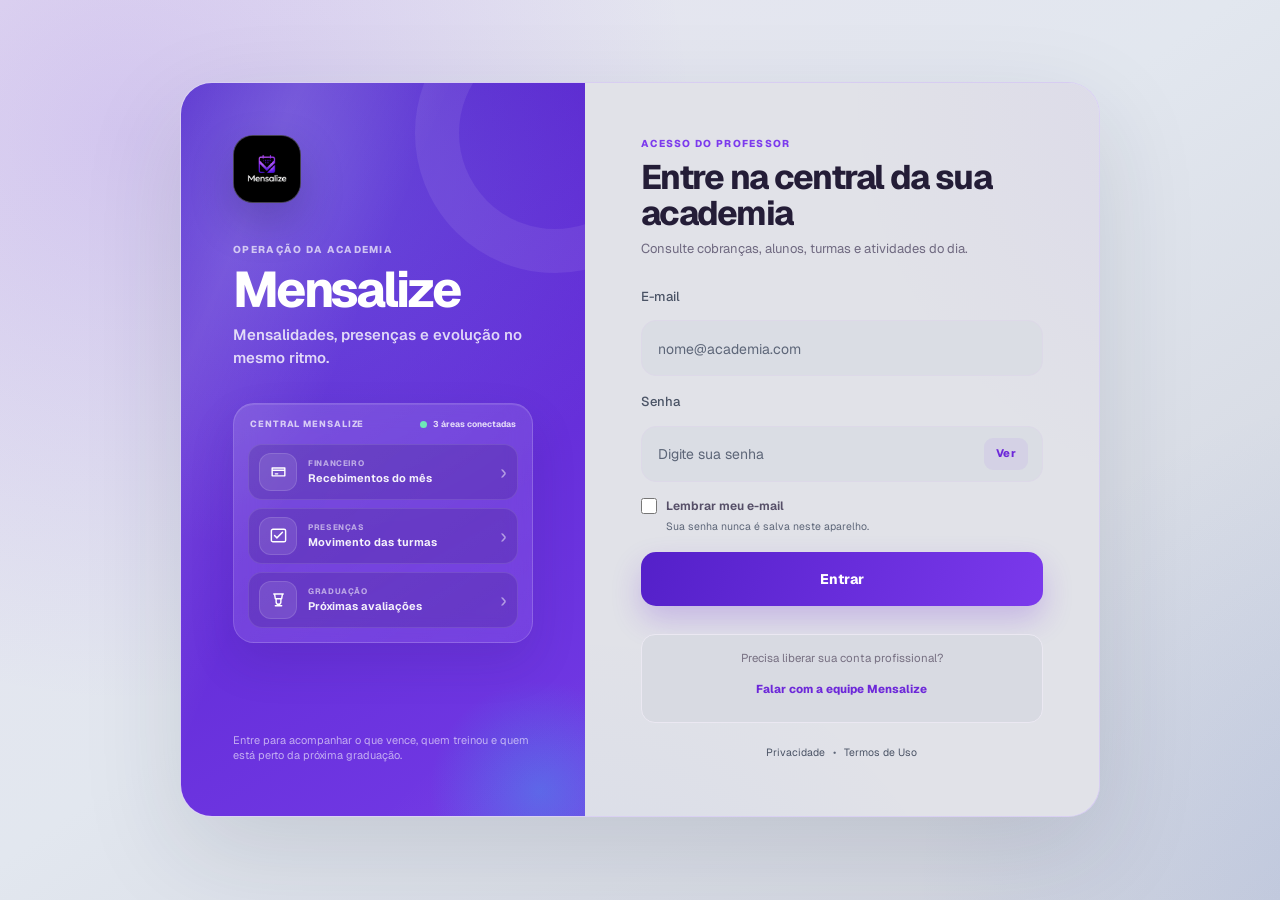
<file: index.html>
<!DOCTYPE html>
<html lang="pt-BR" data-pwa-app="professor">
<head>
  <meta charset="UTF-8">
  <meta name="referrer" content="no-referrer">
  <meta name="viewport" content="width=device-width, initial-scale=1.0, viewport-fit=cover, interactive-widget=resizes-content">
  <title>Mensalize</title>

  <link rel="preconnect" href="https://fonts.googleapis.com">
  <link rel="preconnect" href="https://fonts.gstatic.com" crossorigin>
  <link href="https://fonts.googleapis.com/css2?family=Geist:wght@400;500;600&display=swap" rel="stylesheet">
  <link rel="stylesheet" href="theme.css">
  <link rel="stylesheet" href="style.css">
  <link rel="stylesheet" href="configuracoes.css">
  <link rel="stylesheet" href="mobile-app.css">
  <link rel="stylesheet" href="pwa-install.css">
  <link rel="stylesheet" href="css/mobile/mobile-alunos.css">
  <link rel="stylesheet" href="css/mobile/mobile-financeiro.css">
  <link rel="stylesheet" href="css/mobile/mobile-presencas.css">
  <link rel="stylesheet" href="css/mobile/mobile-turmas.css">
  <link rel="stylesheet" href="css/mobile/mobile-evolucao.css">
  <link rel="stylesheet" href="css/mobile/mobile-desafio.css">
  <link rel="stylesheet" href="css/mobile/mobile-avisos.css">
  <link rel="stylesheet" href="css/mobile/mobile-solicitacoes.css">
  <link rel="stylesheet" href="css/mobile/mobile-aniversariantes.css">
  <link rel="stylesheet" href="css/mobile/mobile-programa-fight.css">
  <link rel="stylesheet" href="css/mobile/mobile-relatorios.css">
  <link rel="stylesheet" href="css/mobile/mobile-configuracoes.css">
  <link rel="stylesheet" href="mobile-stability.css?v=1-mobile-hotfix">
  <link rel="manifest" href="manifest.json">
  <link rel="icon" href="icons/mensalize-icon-192.png" type="image/png">
  <link rel="apple-touch-icon" href="icons/mensalize-icon-192.png">
  <meta name="theme-color" content="#7c3aed">
  <meta name="mensalize-pwa-name" content="Mensalize">
  <meta name="mobile-web-app-capable" content="yes">
  <meta name="apple-mobile-web-app-capable" content="yes">
  <meta name="apple-mobile-web-app-title" content="Mensalize">
</head>
<body>

  <section id="telaLogin" class="tela-login">
    <div class="login-card">
      <section class="login-apresentacao" aria-label="Apresentação do Mensalize">
        <span class="login-apresentacao-luz" aria-hidden="true"></span>
        <img src="icons/mensalize-icon-192.png" class="login-logo" alt="">
        <div class="login-marca-copy">
          <span class="login-kicker">Operação da academia</span>
          <h1 id="loginNomeApp">Mensalize</h1>
          <p id="loginSlogan" class="login-config-slogan" aria-hidden="true">Sistema de gestão de mensalidades</p>
          <p class="login-marca-frase">Mensalidades, presenças e evolução no mesmo ritmo.</p>
        </div>

        <div class="login-operacao-preview" aria-label="Áreas acompanhadas no Mensalize">
          <div class="login-operacao-cabecalho">
            <span>Central Mensalize</span>
            <strong><i aria-hidden="true"></i> 3 áreas conectadas</strong>
          </div>

          <div class="login-operacao-lista">
            <div class="login-operacao-item login-operacao-financeiro">
              <span class="login-operacao-icone" aria-hidden="true">
                <svg viewBox="0 0 24 24"><path d="M4 7.5h16v10H4zM4 10.5h16M8 15h3"/></svg>
              </span>
              <div>
                <small>Financeiro</small>
                <strong>Recebimentos do mês</strong>
              </div>
              <span class="login-operacao-seta" aria-hidden="true">›</span>
            </div>

            <div class="login-operacao-item login-operacao-presencas">
              <span class="login-operacao-icone" aria-hidden="true">
                <svg viewBox="0 0 24 24"><path d="m7 12 3 3 7-7M5 4h14a2 2 0 0 1 2 2v12a2 2 0 0 1-2 2H5a2 2 0 0 1-2-2V6a2 2 0 0 1 2-2Z"/></svg>
              </span>
              <div>
                <small>Presenças</small>
                <strong>Movimento das turmas</strong>
              </div>
              <span class="login-operacao-seta" aria-hidden="true">›</span>
            </div>

            <div class="login-operacao-item login-operacao-graduacoes">
              <span class="login-operacao-icone" aria-hidden="true">
                <svg viewBox="0 0 24 24"><path d="M6 5h12M7 5l1 6h8l1-6M9 11v4a3 3 0 0 0 6 0v-4M8 20h8"/></svg>
              </span>
              <div>
                <small>Graduação</small>
                <strong>Próximas avaliações</strong>
              </div>
              <span class="login-operacao-seta" aria-hidden="true">›</span>
            </div>
          </div>
        </div>

        <p class="login-apresentacao-rodape">Entre para acompanhar o que vence, quem treinou e quem está perto da próxima graduação.</p>
      </section>

      <section class="login-acesso" aria-labelledby="loginTituloAcesso">
        <header class="login-acesso-topo">
          <span>Acesso do professor</span>
          <h2 id="loginTituloAcesso">Entre na central da sua academia</h2>
          <p>Consulte cobranças, alunos, turmas e atividades do dia.</p>
        </header>

        <div class="login-formulario">
          <div class="login-campo">
            <label for="emailLogin">E-mail</label>
            <input
              type="email"
              id="emailLogin"
              placeholder="nome@academia.com"
              autocomplete="username"
            >
          </div>

          <div class="login-campo">
            <label for="senhaLogin">Senha</label>
            <div class="login-senha-wrap">
              <input
                type="password"
                id="senhaLogin"
                placeholder="Digite sua senha"
                autocomplete="current-password"
              >
              <button type="button" id="btnMostrarSenhaLogin" class="btn-mostrar-senha" aria-label="Mostrar senha">
                Ver
              </button>
            </div>
          </div>

          <div class="login-preferencias">
            <label class="login-salvar-acesso">
              <input type="checkbox" id="lembrarEmailProfessor">
              <span>Lembrar meu e-mail</span>
            </label>
            <p class="login-aviso-seguranca">Sua senha nunca é salva neste aparelho.</p>
          </div>

          <button id="btnEntrar">Entrar</button>
          <p id="mensagemLogin" aria-live="polite"></p>
        </div>

        <div class="login-suporte">
          <p class="login-ajuda">Precisa liberar sua conta profissional?</p>
          <a
            href="https://wa.me/5531982924913?text=Olá, quero solicitar acesso ao sistema Mensalize"
            target="_blank"
            rel="noopener noreferrer"
            class="btn-contato"
          >
            Falar com a equipe Mensalize
          </a>
        </div>

        <nav class="login-legal-links" aria-label="Documentos legais do Mensalize">
          <a href="privacidade.html" target="_blank" rel="noopener noreferrer">Privacidade</a>
          <span aria-hidden="true">•</span>
          <a href="termos.html" target="_blank" rel="noopener noreferrer">Termos de Uso</a>
        </nav>
      </section>
    </div>
  </section>

  <section id="app" class="escondido app-layout">
    <div id="menuOverlay" class="menu-overlay" aria-hidden="true"></div>

    <aside class="sidebar-app" id="sidebarApp">
      <div class="sidebar-brand">
        <img src="logo.png" alt="Logo Mensalize" class="sidebar-logo">
        <div>
          <strong id="nomeApp">Mensalize</strong>
          <span id="slogan">Controle, automatize e cresça</span>
        </div>
      </div>

      <nav class="sidebar-menu" aria-label="Menu principal">
        <button type="button" id="btnNavDashboard" class="menu-item ativo" data-view="dashboard">🏠 Início</button>
        <button type="button" id="btnNavCadastrar" class="menu-item">➕ Novo aluno</button>
        <button type="button" id="btnNavAlunos" class="menu-item" data-view="alunos">👥 Alunos</button>
        <button type="button" id="btnNavFinanceiro" class="menu-item" data-view="financeiro">💰 Financeiro</button>
        <button type="button" id="btnNavTurmas" class="menu-item modulo-presenca" data-view="turmas">📚 Turmas</button>
        <button type="button" id="btnNavAvisos" class="menu-item modulo-avisos" data-view="avisos">📣 Avisos</button>
        <button type="button" id="btnNavEvolucao" class="menu-item modulo-evolucao" data-view="evolucao">🥋 Graduação</button>
        <button type="button" id="btnNavProgramaFight" class="menu-item modulo-fight" data-view="programaFight">
          📚 Programa Fight
        </button>
        <button type="button" id="btnNavPresencas" class="menu-item modulo-presenca" data-view="presencas">✅ Presenças</button>

        <button type="button" id="btnNavDesafio"
        class="menu-item"
        data-view="desafio">
        🏆 Desafio
        </button>

        <button type="button" id="btnNavAniversariantes" class="menu-item" data-view="aniversariantes">🎂 Aniversariantes</button>
        <button type="button" id="btnNavSolicitacoes" class="menu-item" data-view="solicitacoes">📝 Solicitações</button>
        <button type="button" id="btnNavPerfil" class="menu-item" data-view="perfil">⚙️ Configurações</button>
      </nav>

      <div class="sidebar-footer">
        <nav class="sidebar-legal-links" aria-label="Documentos legais">
          <a href="privacidade.html" target="_blank" rel="noopener noreferrer">
            <svg viewBox="0 0 24 24" aria-hidden="true">
              <path d="M12 3 19 6v5c0 4.8-2.8 8.3-7 10-4.2-1.7-7-5.2-7-10V6z"/>
              <path d="M9.5 12.2 11.2 14l3.5-4"/>
            </svg>
            <span>Privacidade</span>
          </a>
          <a href="termos.html" target="_blank" rel="noopener noreferrer">
            <svg viewBox="0 0 24 24" aria-hidden="true">
              <path d="M6 3h9l3 3v15H6z"/>
              <path d="M15 3v4h4M9 11h6M9 15h6"/>
            </svg>
            <span>Termos de Uso</span>
          </a>
        </nav>

        <button id="btnAdmin" class="btn-admin escondido">⚙ Admin</button>
        <button id="btnTema" class="btn-tema escondido" title="Tema desativado">🌙 Tema</button>
        <button id="btnSair" class="btn-sair">Sair</button>
      </div>
    </aside>

    <div class="conteudo-app">

      <!-- Mensalize Mobile Experience — exibido somente no celular -->
      <header id="mobileProfessorHeader" class="mobile-professor-header" aria-label="Cabeçalho mobile do Mensalize">
        <div class="mobile-professor-header-dashboard">
          <div class="mobile-professor-identidade">
            <img src="logo.png" alt="Mensalize" class="mobile-professor-avatar">
            <div>
              <span id="mobileProfessorSaudacao" class="mobile-professor-saudacao">Olá</span>
              <strong id="mobileProfessorNome">Professor</strong>
              <small id="mobileProfessorAcademiaTopo">Mensalize</small>
            </div>
          </div>
          <div class="mobile-professor-header-acoes">
            <button type="button" id="btnMobileNotificacoes" class="mobile-icon-button" aria-label="Abrir notificações">
              <svg viewBox="0 0 24 24" aria-hidden="true"><path d="M18 8a6 6 0 0 0-12 0c0 7-3 7-3 9h18c0-2-3-2-3-9"/><path d="M10 21h4"/></svg>
              <span id="mobileProfessorNotificacoesBadge" class="mobile-notification-badge escondido">0</span>
            </button>
            <button type="button" id="btnMobileConfiguracoes" class="mobile-icon-button" aria-label="Abrir configurações">
              <svg viewBox="0 0 24 24" aria-hidden="true"><circle cx="12" cy="12" r="3"/><path d="M19.4 15a1.7 1.7 0 0 0 .34 1.88l.06.06-2.83 2.83-.06-.06A1.7 1.7 0 0 0 15 19.4a1.7 1.7 0 0 0-1 .6 1.7 1.7 0 0 0-.4 1.1V21h-4v-.1A1.7 1.7 0 0 0 8.6 19.4a1.7 1.7 0 0 0-1.88.34l-.06.06-2.83-2.83.06-.06A1.7 1.7 0 0 0 4.6 15a1.7 1.7 0 0 0-.6-1 1.7 1.7 0 0 0-1.1-.4H3v-4h.1A1.7 1.7 0 0 0 4.6 8.6a1.7 1.7 0 0 0-.34-1.88l-.06-.06 2.83-2.83.06.06A1.7 1.7 0 0 0 9 4.6a1.7 1.7 0 0 0 1-.6 1.7 1.7 0 0 0 .4-1.1V3h4v.1A1.7 1.7 0 0 0 15.4 4.6a1.7 1.7 0 0 0 1.88-.34l.06-.06 2.83 2.83-.06.06A1.7 1.7 0 0 0 19.4 9c.4.3.8.6 1 .99.2.39.4.8.4 1.1V12h.1v4h-.1a1.7 1.7 0 0 0-1.4-1Z"/></svg>
            </button>
          </div>
        </div>

        <div class="mobile-professor-header-interna">
          <button type="button" id="btnMobileVoltarInicio" class="mobile-icon-button mobile-header-back" aria-label="Voltar ao início">
            <svg viewBox="0 0 24 24" aria-hidden="true"><path d="m15 18-6-6 6-6"/></svg>
          </button>
          <strong id="mobileProfessorTituloView">Início</strong>
          <div class="mobile-header-interna-acoes">
            <button
              type="button"
              id="btnMobileAcaoContextual"
              class="mobile-icon-button mobile-context-action escondido"
              aria-label="Ação da tela atual"
              title="Ação da tela atual"
            >
              <svg viewBox="0 0 24 24" aria-hidden="true"><path d="M12 5v14M5 12h14"/></svg>
            </button>
            <button type="button" id="btnMobileAbrirMenuInterno" class="mobile-icon-button" aria-label="Abrir menu completo">
              <svg viewBox="0 0 24 24" aria-hidden="true"><path d="M4 7h16M4 12h16M4 17h16"/></svg>
            </button>
          </div>
        </div>
      </header>
      <header class="topo topo-dashboard">
        <div class="topo-esquerda">
          <button type="button" id="btnAbrirMenu" class="btn-menu" aria-label="Abrir menu">☰</button>
          <div>
            <span class="page-eyebrow">Resumo de hoje</span>
            <h1 id="tituloPagina">Início</h1>
            <p id="descricaoPagina">Tudo que você precisa acompanhar hoje em um só lugar.</p>
          </div>
        </div>

        <div class="usuario-box">
          <div class="usuario-avatar">👤</div>

          <div class="usuario-info">
            <span class="usuario-label">Logado como</span>
            <strong id="emailUsuario">Usuário</strong>
          </div>
        </div>
      </header>

      <!-- Banner de notificação de vencimentos -->
      <div id="bannerVencimentos" class="banner-vencimentos escondido">
        <span id="textoBanner"></span>
        <div class="banner-acoes">
          <button id="btnBannerAtrasados" class="btn-banner">Ver atrasados</button>
          <button id="btnBannerHoje" class="btn-banner">Ver hoje</button>
          <button id="btnFecharBanner" class="btn-fechar-banner" aria-label="Fechar aviso">×</button>
        </div>
      </div>

      <main class="container container-dashboard">

        <section id="viewDashboard" class="view-app ativa dashboard-simples">

          <section id="mobileProfessorHome" class="mobile-professor-home" aria-label="Início mobile do professor">
            <button type="button" id="mobileProfessorAcademiaCard" class="mobile-academia-card" aria-label="Abrir configurações da academia">
              <span class="mobile-academia-icon"><svg viewBox="0 0 24 24" aria-hidden="true"><path d="M4 21V5l8-3v19M12 8h8v13M2 21h20"/><path d="M7 8h2M7 12h2M7 16h2M15 11h2M15 15h2"/></svg></span>
              <span class="mobile-academia-texto">
                <small>Academia</small>
                <strong id="mobileProfessorAcademia">Mensalize</strong>
              </span>
              <span class="mobile-academia-chevron"><svg viewBox="0 0 24 24" aria-hidden="true"><path d="m9 18 6-6-6-6"/></svg></span>
            </button>

            <section class="mobile-resumo-card" aria-label="Resumo financeiro do mês">
              <div class="mobile-resumo-topo">
                <div>
                  <span class="mobile-resumo-icone"><svg viewBox="0 0 24 24" aria-hidden="true"><rect x="3" y="5" width="18" height="16" rx="2"/><path d="M16 3v4M8 3v4M3 10h18"/><path d="M8 14h.01M12 14h.01M16 14h.01M8 18h.01M12 18h.01"/></svg></span>
                  <strong>Financeiro do mês</strong>
                </div>
                <span id="mobileProfessorMesAtual">Mês atual</span>
              </div>

              <div class="mobile-resumo-valores">
                <button type="button" class="mobile-resumo-metrica" data-mobile-action="financeiro-recebido">
                  <strong id="mobileProfessorRecebido">R$ 0,00</strong>
                  <span>Recebido</span>
                </button>
                <span class="mobile-resumo-divisor" aria-hidden="true"></span>
                <button type="button" class="mobile-resumo-metrica" data-mobile-action="financeiro-aberto">
                  <strong id="mobileProfessorAReceber">R$ 0,00</strong>
                  <span>A receber</span>
                </button>
              </div>

              <button type="button" class="mobile-resumo-link" data-mobile-view="financeiro">
                <span>Abrir financeiro</span>
                <svg viewBox="0 0 24 24" aria-hidden="true"><path d="M5 12h14M13 6l6 6-6 6"/></svg>
              </button>
            </section>

            <section class="mobile-acoes-principais" aria-label="Ações rápidas">
              <button type="button" class="mobile-action-card mobile-action-danger" data-mobile-action="atrasados">
                <span class="mobile-action-icon"><svg viewBox="0 0 24 24" aria-hidden="true"><path d="M12 3 2.5 20h19L12 3Z"/><path d="M12 9v5M12 17.5h.01"/></svg></span>
                <strong>Atrasados</strong>
                <small><span id="mobileProfessorAtrasados">0</span> alunos</small>
              </button>

              <button type="button" class="mobile-action-card mobile-action-whatsapp" data-mobile-action="cobrar">
                <span class="mobile-action-icon"><svg viewBox="0 0 24 24" aria-hidden="true"><path d="M20.5 11.6a8.4 8.4 0 0 1-12.4 7.4L3 20.5l1.5-4.9A8.4 8.4 0 1 1 20.5 11.6Z"/><path d="M8.3 7.7c.2-.4.4-.4.7-.4h.5c.2 0 .4.1.5.4l.8 1.9c.1.3.1.5-.1.7l-.6.8c-.2.2-.2.4 0 .7.5.9 1.3 1.7 2.2 2.2.3.2.5.2.7 0l.8-1c.2-.2.4-.3.7-.2l2 .9c.3.1.4.3.4.5 0 .4-.2 1.3-.7 1.8-.6.6-1.5.8-2.4.6-1.3-.3-3.2-1.2-5-3-1.5-1.5-2.5-3.3-2.8-4.6-.2-.8 0-1.7.3-2.3Z"/></svg></span>
                <strong>Cobrar</strong>
                <small>alunos</small>
              </button>

              <button type="button" class="mobile-action-card mobile-action-check" data-mobile-view="presencas">
                <span class="mobile-action-icon"><svg viewBox="0 0 24 24" aria-hidden="true"><circle cx="12" cy="12" r="9"/><path d="m8 12 2.5 2.5L16 9"/></svg></span>
                <strong>Presenças</strong>
                <small>fazer chamada</small>
              </button>
            </section>

            <section id="mobileProfessorProximaAcao" class="mobile-proxima-acao" aria-label="Próxima melhor ação">
              <span id="mobileProfessorProximaAcaoIcone" class="mobile-proxima-acao-icone">✨</span>
              <div>
                <small>Prioridade de hoje</small>
                <strong id="mobileProfessorProximaAcaoTitulo">Analisando sua operação...</strong>
                <p id="mobileProfessorProximaAcaoDescricao">O Mensalize está verificando o que precisa da sua atenção.</p>
              </div>
              <button type="button" id="btnMobileProximaAcao" aria-label="Executar próxima melhor ação"><svg viewBox="0 0 24 24" aria-hidden="true"><path d="m9 18 6-6-6-6"/></svg></button>
            </section>

            <section class="mobile-acesso-rapido" aria-label="Acesso rápido aos módulos">
              <div class="mobile-section-heading">
                <div>
                  <small>Seu Mensalize</small>
                  <h2>Acesso rápido</h2>
                </div>
                <span id="mobileProfessorTotalAlunos"><strong>0</strong> alunos</span>
              </div>
              <div class="mobile-module-grid">
                <button type="button" class="mobile-module-card" data-mobile-view="alunos">
                  <span class="mobile-module-icon"><svg viewBox="0 0 24 24" aria-hidden="true"><path d="M16 21v-2a4 4 0 0 0-4-4H6a4 4 0 0 0-4 4v2"/><circle cx="9" cy="7" r="4"/><path d="M22 21v-2a4 4 0 0 0-3-3.87"/><path d="M16 3.13a4 4 0 0 1 0 7.75"/></svg></span>
                  <strong>Alunos</strong>
                </button>
                <button type="button" class="mobile-module-card" data-mobile-view="financeiro">
                  <span class="mobile-module-icon"><svg viewBox="0 0 24 24" aria-hidden="true"><circle cx="12" cy="12" r="9"/><path d="M16 8.5c-.8-.8-2-1.2-3.5-1.2-2 0-3.5 1-3.5 2.5 0 1.7 1.5 2.2 3.4 2.6 2 .4 3.6.9 3.6 2.7 0 1.6-1.6 2.7-3.8 2.7-1.7 0-3.1-.5-4.2-1.5"/><path d="M12 5v14"/></svg></span>
                  <strong>Financeiro</strong>
                </button>
                <button type="button" class="mobile-module-card" data-mobile-view="presencas">
                  <span class="mobile-module-icon"><svg viewBox="0 0 24 24" aria-hidden="true"><circle cx="12" cy="12" r="9"/><path d="m8 12 2.5 2.5L16 9"/></svg></span>
                  <strong>Presenças</strong>
                </button>
                <button type="button" class="mobile-module-card" data-mobile-view="turmas">
                  <span class="mobile-module-icon"><svg viewBox="0 0 24 24" aria-hidden="true"><path d="M4 19.5A2.5 2.5 0 0 1 6.5 17H20"/><path d="M6.5 2H20v20H6.5A2.5 2.5 0 0 1 4 19.5v-15A2.5 2.5 0 0 1 6.5 2Z"/></svg></span>
                  <strong>Turmas</strong>
                </button>
                <button type="button" class="mobile-module-card" data-mobile-view="evolucao">
                  <span class="mobile-module-icon"><svg viewBox="0 0 24 24" aria-hidden="true"><path d="M3 9h18v6H3z"/><path d="M8 9v6M16 9v6M2 12h1M21 12h1"/></svg></span>
                  <strong>Graduação</strong>
                </button>
                <button type="button" class="mobile-module-card" data-mobile-view="desafio">
                  <span class="mobile-module-icon"><svg viewBox="0 0 24 24" aria-hidden="true"><path d="M8 3h8v4a4 4 0 0 1-8 0V3Z"/><path d="M6 5H3v2a4 4 0 0 0 4 4M18 5h3v2a4 4 0 0 1-4 4M12 11v5M8 21h8M9 16h6v5H9z"/></svg></span>
                  <strong>Desafio</strong>
                </button>
                <button type="button" class="mobile-module-card" data-mobile-view="avisos">
                  <span class="mobile-module-icon"><svg viewBox="0 0 24 24" aria-hidden="true"><path d="m3 11 14-6v14L3 13v-2Z"/><path d="M7 14v5a2 2 0 0 0 2 2h1v-5M17 9a3 3 0 0 1 0 6"/></svg></span>
                  <strong>Avisos</strong>
                </button>
                <button type="button" class="mobile-module-card" data-mobile-view="relatorios">
                  <span class="mobile-module-icon"><svg viewBox="0 0 24 24" aria-hidden="true"><path d="M4 20V10M10 20V4M16 20v-7M22 20H2"/></svg></span>
                  <strong>Relatórios</strong>
                </button>
                <button type="button" class="mobile-module-card" data-mobile-view="perfil">
                  <span class="mobile-module-icon"><svg viewBox="0 0 24 24" aria-hidden="true"><circle cx="12" cy="12" r="3"/><path d="M19.4 15a1.7 1.7 0 0 0 .34 1.88l.06.06-2.83 2.83-.06-.06A1.7 1.7 0 0 0 15 19.4a1.7 1.7 0 0 0-1 .6 1.7 1.7 0 0 0-.4 1.1V21h-4v-.1A1.7 1.7 0 0 0 8.6 19.4a1.7 1.7 0 0 0-1.88.34l-.06.06-2.83-2.83.06-.06A1.7 1.7 0 0 0 4.6 15a1.7 1.7 0 0 0-.6-1 1.7 1.7 0 0 0-1.1-.4H3v-4h.1A1.7 1.7 0 0 0 4.6 8.6a1.7 1.7 0 0 0-.34-1.88l-.06-.06 2.83-2.83.06.06A1.7 1.7 0 0 0 9 4.6a1.7 1.7 0 0 0 1-.6 1.7 1.7 0 0 0 .4-1.1V3h4v.1A1.7 1.7 0 0 0 15.4 4.6a1.7 1.7 0 0 0 1.88-.34l.06-.06 2.83 2.83-.06.06A1.7 1.7 0 0 0 19.4 9c.4.3.8.6 1 .99.2.39.4.8.4 1.1V12h.1v4h-.1a1.7 1.7 0 0 0-1.4-1Z"/></svg></span>
                  <strong>Configurações</strong>
                </button>
              </div>
            </section>
          </section>
          <section class="dashboard-hero">
            <div>
              <span class="page-eyebrow">Visão geral</span>
              <h2 id="nomeClienteDashboard">Mensalize</h2>
              <p>Acompanhe cobranças e resolva as tarefas importantes do dia.</p>
            </div>

            <div class="hero-actions">
              <button type="button" id="btnMostrarForm">Novo aluno</button>
              <button type="button" id="btnCobrarAtrasados" class="btn-cobrar">Cobrar atrasados</button>
            </div>
          </section>

          <section id="bannerTrialPlano" class="banner-trial-plano escondido" aria-live="polite">
            <div>
              <span class="page-eyebrow">Teste gratuito</span>
              <strong id="bannerTrialTitulo">Seu teste termina em breve</strong>
              <p id="bannerTrialTexto">Escolha um plano para continuar usando o Mensalize sem interrupções.</p>
            </div>
            <div class="banner-trial-acoes">
              <button type="button" id="btnBannerTrialUpgrade" class="acao-principal">Ver Mensalize Pro</button>
              <button type="button" id="btnFecharBannerTrial" class="btn-fechar-banner" aria-label="Fechar aviso de teste gratuito">×</button>
            </div>
          </section>

          <section class="cards cards-dashboard">
            <div class="card receita">
              <h2>Recebido no mês</h2>
              <p id="totalRecebido">R$ 0,00</p>
              <span>Entrou neste mês</span>
            </div>

            <div class="card receber">
              <h2>A receber</h2>
              <p id="totalAReceber">R$ 0,00</p>
              <span>Ainda está em aberto</span>
            </div>

            <div class="card alerta">
              <h2>Atrasados</h2>
              <p id="totalAtrasados">0</p>
              <span>Precisam de cobrança</span>
            </div>

            <div class="card">
              <h2>Total de alunos</h2>
              <p id="totalAlunos">0</p>
              <span>Cadastros ativos</span>
            </div>

            <div class="metricas-ocultas" aria-hidden="true">
              <span id="totalPagos">0</span>
              <span id="totalPendentes">0</span>
              <span id="totalPrevisao">R$ 0,00</span>
            </div>
          </section>

          <section id="onboardingProfessorCard" class="onboarding-professor-card escondido" aria-label="Primeiros passos no Mensalize">
            <div class="onboarding-professor-topo">
              <div>
                <span class="page-eyebrow">Primeiros passos</span>
                <h3>Configure sua academia para começar a receber</h3>
                <p id="onboardingProfessorResumo">Complete os passos essenciais para tirar valor do Mensalize nos primeiros minutos.</p>
              </div>
              <div class="onboarding-professor-status">
                <strong id="onboardingProfessorPercentual">0%</strong>
                <span id="onboardingProfessorProgressoTexto">0 de 5 concluídos</span>
              </div>
            </div>

            <div class="onboarding-progress-track" aria-hidden="true">
              <span id="onboardingProfessorBarra"></span>
            </div>

            <div id="onboardingProfessorLista" class="onboarding-professor-lista">
              <div class="empty-state-mini">Carregando primeiros passos...</div>
            </div>

            <div class="onboarding-professor-rodape">
              <p id="onboardingProfessorInsight">O foco é chegar rápido ao primeiro aluno cadastrado e à primeira cobrança registrada.</p>
              <button type="button" id="btnOnboardingOcultarHoje" class="acao-secundaria">Ocultar hoje</button>
            </div>
          </section>

          <section id="centralAcaoDashboard" class="dashboard-executivo-pro central-acao-dashboard" aria-label="Central de ação do professor">
            <div class="dashboard-executivo-topo central-acao-topo">
              <div>
                <span class="page-eyebrow">Atenção</span>
                <h3>O que precisa ser feito</h3>
                <p id="dashboardCentralDescricao">Veja a prioridade e as três tarefas mais importantes da academia.</p>
              </div>
              <span id="dashboardStatusOperacao" class="dashboard-status-operacao">Carregando...</span>
            </div>

            <div class="central-acao-layout">
              <article id="dashboardAcaoPrincipalCard" class="central-acao-principal" data-dashboard-prioridade-acao="">
                <div class="central-acao-principal-icone" id="dashboardAcaoPrincipalIcone">✨</div>
                <div class="central-acao-principal-conteudo">
                  <span class="central-acao-principal-label">Prioridade de hoje</span>
                  <h4 id="dashboardAcaoPrincipalTitulo">Carregando operação...</h4>
                  <p id="dashboardAcaoPrincipalDescricao">O Mensalize está verificando o que precisa da sua atenção.</p>
                  <div class="central-acao-principal-meta" id="dashboardAcaoPrincipalMeta">Atualizando informações</div>
                </div>
                <button type="button" id="dashboardAcaoPrincipalBotao" class="acao-principal central-acao-principal-botao">Ver ação</button>
              </article>

              <div class="dashboard-executivo-grid central-acao-grid">
                <button type="button" class="dashboard-executivo-item central-acao-item" data-dashboard-dia-acao="cobrancas">
                  <span class="central-acao-item-icone">💰</span>
                  <span class="dashboard-executivo-label">Cobranças</span>
                  <strong id="dashboardDiaAtrasados">0</strong>
                  <small id="dashboardDiaCobrancasDetalhe">Alunos em atraso</small>
                  <em>Cobrar agora</em>
                </button>

                <button type="button" class="dashboard-executivo-item central-acao-item" data-dashboard-dia-acao="solicitacoes">
                  <span class="central-acao-item-icone">📝</span>
                  <span class="dashboard-executivo-label">Solicitações</span>
                  <strong id="dashboardDiaSolicitacoes">0</strong>
                  <small id="dashboardDiaSolicitacoesDetalhe">Pendentes de análise</small>
                  <em>Resolver</em>
                </button>

                <button type="button" class="dashboard-executivo-item central-acao-item" data-dashboard-dia-acao="presencas">
                  <span class="central-acao-item-icone">✅</span>
                  <span class="dashboard-executivo-label">Chamadas</span>
                  <strong id="dashboardDiaChamadas">0</strong>
                  <small id="dashboardDiaChamadasDetalhe">Aulas pendentes hoje</small>
                  <em>Fazer chamada</em>
                </button>

                <button type="button" class="dashboard-executivo-item central-acao-item" data-dashboard-dia-acao="graduacao">
                  <span class="central-acao-item-icone">🥋</span>
                  <span class="dashboard-executivo-label">Graduação</span>
                  <strong id="dashboardDiaGraduacao">0</strong>
                  <small id="dashboardDiaGraduacaoDetalhe">Alunos aptos</small>
                  <em>Ver alunos</em>
                </button>

                <button type="button" class="dashboard-executivo-item central-acao-item" data-dashboard-dia-acao="retencao">
                  <span class="central-acao-item-icone">👀</span>
                  <span class="dashboard-executivo-label">Retenção</span>
                  <strong id="dashboardDiaRetencao">0</strong>
                  <small id="dashboardDiaRetencaoDetalhe">Alunos sumindo</small>
                  <em>Chamar aluno</em>
                </button>

                <button type="button" class="dashboard-executivo-item central-acao-item" data-dashboard-dia-acao="aniversariantes">
                  <span class="central-acao-item-icone">🎂</span>
                  <span class="dashboard-executivo-label">Relacionamento</span>
                  <strong id="dashboardDiaAniversariantes">0</strong>
                  <small id="dashboardDiaAniversariantesDetalhe">Aniversariantes hoje</small>
                  <em>Enviar parabéns</em>
                </button>
              </div>
            </div>
          </section>

          <section class="dashboard-grid">
            <article id="centralNotificacoesCard" class="painel-card painel-notificacoes">
              <div class="painel-topo">
                <div>
                  <span class="page-eyebrow">Central inteligente</span>
                  <h2>Alertas</h2>
                  <p id="centralNotificacoesResumo">Informações que podem exigir sua atenção.</p>
                </div>
                <div class="central-notificacoes-acoes">
                  <span id="centralNotificacoesContador" class="mini-badge">0 atenção</span>
                  <button
                    type="button"
                    id="btnToggleNotificacoesDashboard"
                    class="acao-secundaria btn-toggle-notificacoes"
                    aria-expanded="false"
                    aria-controls="centralNotificacoesLista"
                  >
                    Ver alertas
                  </button>
                </div>
              </div>

              <div id="centralNotificacoesLista" class="notificacoes-lista" aria-hidden="true">
                <div class="empty-state-mini">Carregando notificações...</div>
              </div>
            </article>

            <article class="painel-card painel-evolucao modulo-evolucao dashboard-opcional">
              <div class="painel-topo">
                <div>
                  <span class="page-eyebrow">Mensalize Fight</span>
                  <h2>Graduações próximas</h2>
                  <p id="dashboardEvolucaoTexto">Acompanhe faixas, graus e alunos aptos para avaliação.</p>
                </div>
                <button type="button" class="btn-texto" data-view-target="evolucao">Ver graduação</button>
              </div>
              <div class="evolucao-mini-grid">
                <div class="evolucao-mini-card">
                  <span>Aptos</span>
                  <strong id="dashboardAptosGraduacao">0</strong>
                </div>
                <div class="evolucao-mini-card">
                  <span>Próximos</span>
                  <strong id="dashboardProximosGraduacao">0</strong>
                </div>
              </div>
            </article>

            <article class="painel-card painel-destaque">
              <div class="painel-topo">
                <div>
                  <span class="page-eyebrow">Pagamentos</span>
                  <h2>Pagamentos recentes</h2>
                </div>
                <button type="button" class="btn-texto" data-view-target="financeiro">Ver financeiro</button>
              </div>
              <div id="ultimosPagamentos" class="ultimos-pagamentos">
                <div class="empty-state-mini">Carregando pagamentos recentes...</div>
              </div>
            </article>

            <article class="painel-card painel-acoes-rapidas dashboard-opcional">
              <div class="painel-topo">
                <div>
                  <span class="page-eyebrow">Gestão</span>
                  <h2>Ações rápidas</h2>
                </div>
              </div>
              <div class="acoes-rapidas-grid">
                <button type="button" data-view-target="alunos" class="acao-rapida">👥 Ver alunos</button>
                <button type="button" id="btnAbrirCadastroRapido" class="acao-rapida">➕ Novo aluno</button>
                <button type="button" data-view-target="financeiro" class="acao-rapida">💰 Financeiro</button>
                <button type="button" data-view-target="presencas" class="acao-rapida modulo-presenca">✅ Presenças do dia</button>
              </div>
            </article>
          
            <article class="painel-card painel-aniversariantes dashboard-opcional">
              <div class="painel-topo">
                <div>
                  <span class="page-eyebrow">Relacionamento</span>
                  <h2>Aniversariantes</h2>
                  <p id="dashboardAniversariantesTexto">Acompanhe aniversários e envie parabéns pelo WhatsApp.</p>
                </div>
                <button type="button" class="btn-texto" data-view-target="aniversariantes">Ver lista</button>
              </div>

              <div class="financeiro-resumo-grid aniversariantes-resumo-grid">
                <div class="financeiro-box receita">
                  <span>Hoje</span>
                  <strong id="dashboardAniversariosHoje">0</strong>
                </div>
                <div class="financeiro-box previsao">
                  <span>Esta semana</span>
                  <strong id="dashboardAniversariosSemana">0</strong>
                </div>
              </div>
            </article>

            <article class="painel-card painel-desafio dashboard-opcional">
              <div class="painel-topo">
                <div>
                  <span class="page-eyebrow">Desafio</span>
                  <h2>Desafio da Aula</h2>
                  <p>Acompanhe presença, técnica, atitude e pontos extras dos alunos.</p>
                </div>
                <button type="button" id="btnVerRankingCompletoHome" class="acao-secundaria btn-ranking-home">
                  Ver ranking completo
                </button>
              </div>

              <div id="dashboardRankingPresenca">
                <div class="empty-state-mini">
                  Carregando ranking...
                </div>
              </div>
            </article>

          </section>
        </section>

        <section id="viewAlunos" class="view-app">
          <section class="lista lista-profissional">
            <div class="lista-topo">
              <div>
                <h2>Alunos cadastrados</h2>
                <p id="subtituloLista">Encontre um aluno e acesse rapidamente o que precisa.</p>
              </div>

              <div class="lista-topo-acoes">
                <span id="contadorLista" class="contador-lista">0 alunos</span>
                <button type="button" id="btnNovoAlunoLista" class="acao-secundaria" data-alunos-action="novo-aluno">
                  Novo aluno
                </button>
              </div>
            </div>

            <section
              id="painelAcessosPendentes"
              class="acessos-pendentes escondido"
              aria-labelledby="tituloAcessosPendentes"
            >
              <button
                type="button"
                id="btnAlternarAcessosPendentes"
                class="acessos-pendentes-resumo"
                data-alunos-action="alternar-acessos"
                aria-expanded="false"
                aria-controls="conteudoAcessosPendentes"
              >
                <span class="acessos-pendentes-icone" aria-hidden="true">
                  <svg viewBox="0 0 24 24" fill="none">
                    <path d="M8 11V8a4 4 0 0 1 8 0v3" />
                    <rect x="5" y="11" width="14" height="10" rx="3" />
                    <path d="M12 15v2" />
                  </svg>
                </span>

                <span class="acessos-pendentes-titulo">
                  <small>Ativação de contas</small>
                  <strong id="tituloAcessosPendentes">Acesso ao Portal dos Alunos</strong>
                  <span id="descricaoAcessosPendentes" class="acessos-pendentes-descricao">
                    Alunos ainda precisam criar login e senha.
                  </span>
                </span>

                <span id="contadorAcessosPendentes" class="acessos-pendentes-contador" aria-label="0 aguardando">0</span>
                <span id="acaoAcessosPendentes" class="acessos-pendentes-acao">Ver alunos</span>
              </button>

              <div id="conteudoAcessosPendentes" class="acessos-pendentes-conteudo escondido">
                <div id="listaAcessosPendentes" class="acessos-pendentes-lista"></div>
              </div>
            </section>

            <input
              type="search"
              id="campoBusca" 
              placeholder="Buscar por nome, WhatsApp, turma ou faixa"
              aria-label="Buscar alunos por nome, WhatsApp, turma ou faixa"
              class="campo-busca"
              autocomplete="off"
            >

            <div class="filtros" role="group" aria-label="Filtrar alunos por situação financeira">
              <button type="button" id="filtroTodos" data-alunos-filtro="todos">Todos</button>
              <button type="button" id="filtroPendente" data-alunos-filtro="pendente">Pendentes</button>
              <button type="button" id="filtroAtrasado" data-alunos-filtro="atrasado">Atrasados</button>
              <button type="button" id="filtroHoje" data-alunos-filtro="hoje">Vencem hoje</button>
              <button type="button" id="filtroPago" data-alunos-filtro="pago">Pagos no mês</button>
            </div>

            <div id="listaAlunos">
              <div id="skeletonLista" class="skeleton-wrapper">
                <div class="skeleton-card"></div>
                <div class="skeleton-card"></div>
                <div class="skeleton-card"></div>
              </div>
            </div>
          </section>
        </section>

        <section id="viewFinanceiro" class="view-app">
          <section class="painel-card financeiro-page financeiro-page-pro">
            <div class="painel-topo financeiro-topo-pro financeiro-hero-v3">
              <div>
                <span class="page-eyebrow">Financeiro</span>
                <h2>Visão do mês</h2>
                <p>Recebimentos, mensalidades em aberto e cobranças em um só lugar.</p>
              </div>
              <div class="financeiro-hero-controles">
                <label class="financeiro-periodo-principal" for="financeiroMes">
                  <span>Mês de referência</span>
                  <input type="month" id="financeiroMes" aria-label="Selecionar mês financeiro">
                </label>
                <div class="financeiro-hero-acoes" aria-label="Ferramentas financeiras">
                  <button type="button" id="btnExportar" class="acao-secundaria">Relatórios</button>
                  <button type="button" id="btnAbrirGraficoFinanceiro" class="acao-secundaria">Evolução</button>
                  <button type="button" id="btnFinanceiroCopiarResumo" class="acao-secundaria">Copiar resumo</button>
                </div>
              </div>
            </div>

            <section class="financeiro-resumo-v3" aria-label="Resumo financeiro do mês">
              <div class="financeiro-valores-grid">
              <div class="financeiro-box receita">
                <span>Recebido no mês</span>
                <strong id="financeiroRecebidoMirror">R$ 0,00</strong>
                  <small>Entradas registradas no período</small>
              </div>
              <div class="financeiro-box receber">
                  <span>Em aberto</span>
                <strong id="financeiroAReceberMirror">R$ 0,00</strong>
                  <small>Mensalidades ainda não quitadas</small>
              </div>
              <div class="financeiro-box previsao">
                  <span>Previsão mensal</span>
                <strong id="financeiroPrevisaoMirror">R$ 0,00</strong>
                  <small>Total esperado para o mês</small>
                </div>
              </div>

              <div class="financeiro-status-resumo" aria-label="Situação dos alunos">
                <button type="button" data-financeiro-status="pago" aria-pressed="false">
                  <span>Pagos</span>
                <strong id="financeiroPagosMirror">0</strong>
                  <small>Quitados</small>
                </button>
                <button type="button" data-financeiro-status="pendente" aria-pressed="false">
                  <span>Pendentes</span>
                <strong id="financeiroPendentesMirror">0</strong>
                  <small>Em aberto</small>
                </button>
                <button type="button" data-financeiro-status="atrasado" aria-pressed="false">
                  <span>Atrasados</span>
                <strong id="financeiroAtrasadosMirror">0</strong>
                  <small>Para cobrar</small>
                </button>
              </div>
            </section>

            <div class="financeiro-operacao-card financeiro-operacao-card-v3">
              <div class="financeiro-operacao-topo">
                <div>
                  <span class="page-eyebrow">Alunos do mês</span>
                  <h3>Pagamentos e pendências</h3>
                  <p>Busque um aluno ou filtre pela situação da mensalidade.</p>
                </div>
                <span id="financeiroListaContador" class="financeiro-lista-contador">0 alunos</span>
              </div>

              <div id="financeiroOperacaoConteudo" class="financeiro-operacao-conteudo">
                <div class="financeiro-toolbar-v3">
                  <label class="financeiro-busca-aluno" for="financeiroBuscaAluno">
                    <span>Buscar aluno</span>
                    <input type="search" id="financeiroBuscaAluno" placeholder="Digite o nome do aluno" autocomplete="off">
                  </label>

                  <div class="financeiro-status-filtros" role="group" aria-label="Filtrar pagamentos por situação">
                    <button type="button" class="ativo" data-financeiro-status="todos" aria-pressed="true">Todos</button>
                    <button type="button" data-financeiro-status="pago" aria-pressed="false">Pagos</button>
                    <button type="button" data-financeiro-status="pendente" aria-pressed="false">Pendentes</button>
                    <button type="button" data-financeiro-status="atrasado" aria-pressed="false">Atrasados</button>
                  </div>

                  <label class="financeiro-status-fonte" for="financeiroStatus">
                    <span>Situação</span>
                    <select id="financeiroStatus" tabindex="-1" aria-hidden="true">
                      <option value="todos">Todos</option>
                      <option value="atrasado">Atrasados</option>
                      <option value="pendente">Pendentes</option>
                      <option value="pago">Pagos</option>
                    </select>
                  </label>
                </div>

                <div id="listaFinanceiroMensal" class="financeiro-lista-mensal financeiro-lista-pro">
                  <div class="empty-state-mini">Carregando financeiro...</div>
                </div>
              </div>
            </div>
          </section>

          <!-- Gráfico de recebimentos -->
          <section class="area-grafico escondido" id="areaGrafico" aria-label="Evolução dos recebimentos">
            <div class="grafico-topo">
              <div>
                <span class="page-eyebrow">Evolução</span>
                <h2>Recebimentos dos últimos 6 meses</h2>
              </div>
              <button id="btnFecharGrafico" class="btn-fechar-grafico" aria-label="Fechar gráfico">×</button>
            </div>
            <div class="grafico-barras" id="graficoBars"></div>
          </section>
        </section>


        <section id="viewEvolucao" class="view-app">
          <section class="painel-card evolucao-page evolucao-page-profissional">
            <div class="painel-topo evolucao-hero">
              <div>
                <span class="page-eyebrow">Academia</span>
                <h2>Graduação</h2>
                <p>Acompanhe quem está apto, próximo da avaliação ou precisa de atenção.</p>
              </div>
            </div>

            <div class="financeiro-resumo-grid evolucao-resumo-grid">
              <div class="financeiro-box receita">
                <span>Aptos</span>
                <strong id="totalAptosGraduacao">0</strong>
              </div>
              <div class="financeiro-box receber">
                <span>Próximos</span>
                <strong id="totalProximosGraduacao">0</strong>
              </div>
              <div class="financeiro-box alerta">
                <span>Precisam de atenção</span>
                <strong id="totalAtencaoGraduacao">0</strong>
              </div>
            </div>

            <div class="evolucao-barra-filtros">
              <label class="evolucao-busca" for="buscarEvolucao">
                <span>Buscar aluno</span>
                <input type="search" id="buscarEvolucao" placeholder="Nome ou turma" autocomplete="off">
              </label>

              <div class="filtros filtros-evolucao" aria-label="Filtrar situação da graduação">
                <button type="button" class="filtro-evolucao ativo" data-evolucao-filtro="todos">Todos</button>
                <button type="button" class="filtro-evolucao" data-evolucao-filtro="apto">Aptos</button>
                <button type="button" class="filtro-evolucao" data-evolucao-filtro="proximo">Próximos</button>
                <button type="button" class="filtro-evolucao" data-evolucao-filtro="evolucao">Em evolução</button>
                <button type="button" class="filtro-evolucao" data-evolucao-filtro="frequencia-baixa">Atenção</button>
              </div>
            </div>

            <div id="listaEvolucao" class="lista-evolucao">
              <div class="empty-state-mini">Carregando graduação dos alunos...</div>
            </div>
          </section>
        </section>


        <section id="viewProgramaFight" class="view-app">
          <section class="painel-card programa-fight-page modulo-fight programa-fight-profissional">
            <div class="painel-topo programa-fight-hero">
              <div>
                <span class="page-eyebrow">Mensalize Fight</span>
                <h2>Programa de graduação</h2>
                <p>Organize o que cada faixa precisa aprender e acompanhe todo o conteúdo em um só lugar.</p>
              </div>
              <button type="button" id="btnAtualizarProgramaFight" class="acao-secundaria">Atualizar dados</button>
            </div>

            <div class="programa-fight-central">
              <div class="programa-fight-guia" aria-label="Estrutura do programa de graduação">
                <span>Organização</span>
                <ol>
                  <li>Faixa</li>
                  <li>Categoria</li>
                  <li>Técnica</li>
                </ol>
              </div>

              <div class="programa-fight-info-grid" aria-label="Resumo do programa">
                <div class="financeiro-box previsao">
                  <span>Faixas disponíveis</span>
                  <strong id="programaFightTotalFaixas">0</strong>
                </div>
                <div class="financeiro-box receber">
                  <span>Categorias ativas</span>
                  <strong id="programaFightTotalCategorias">0</strong>
                </div>
                <div class="financeiro-box receita">
                  <span>Técnicas ativas</span>
                  <strong id="programaFightTotalTecnicas">0</strong>
                </div>
              </div>

              <div class="programa-fight-command">
                <div class="programa-fight-command-copy">
                  <span class="page-eyebrow">Adicionar conteúdo</span>
                  <h3>Complete o programa quando precisar</h3>
                  <p>Crie primeiro uma categoria para a faixa e depois adicione as técnicas dentro dela.</p>
                </div>

                <div class="programa-fight-command-actions">
                  <button type="button" id="btnAbrirFormCategoria" class="acao-secundaria">Nova categoria</button>
                  <button type="button" id="btnAbrirFormTecnica" class="acao-principal">Nova técnica</button>
                </div>
              </div>
            </div>

            <div id="programaFightCriacaoPanel" class="programa-fight-criacao-panel escondido">
              <div class="programa-fight-criacao-topo">
                <div>
                  <span class="page-eyebrow">Cadastro</span>
                  <h3 id="programaFightCriacaoTitulo">Novo conteúdo</h3>
                  <p id="programaFightCriacaoTexto">Preencha os dados para adicionar conteúdo ao programa.</p>
                </div>
                <button type="button" id="btnFecharCriacaoProgramaFight" class="btn-fechar" aria-label="Fechar cadastro">×</button>
              </div>

              <div class="programa-fight-layout programa-fight-layout-criacao">
                <form id="formCategoriaGraduacao" class="perfil-form programa-fight-form programa-fight-form-criacao escondido" data-criacao-tipo="categoria">
                  <div class="form-section-title">
                    <strong>Nova categoria</strong>
                    <small>Ex: Posições básicas, Quedas, Defesas, Raspagens.</small>
                  </div>

                  <label class="campo-perfil">
                    <span>Faixa atual</span>
                    <select id="categoriaFaixaOrigem">
                      <option value="">Selecione</option>
                    </select>
                  </label>

                  <label class="campo-perfil">
                    <span>Próxima faixa</span>
                    <select id="categoriaFaixaDestino">
                      <option value="">Opcional</option>
                    </select>
                  </label>

                  <label class="campo-perfil">
                    <span>Nome da categoria</span>
                    <input type="text" id="categoriaGraduacaoNome" placeholder="Ex: Técnicas, Quedas, Defesas">
                  </label>

                  <label class="campo-perfil">
                    <span>Ordem</span>
                    <input type="number" id="categoriaGraduacaoOrdem" value="1" min="0">
                  </label>

                  <button type="submit" class="btn-salvar-perfil">Salvar categoria</button>
                  <p id="msgCategoriaGraduacao" class="msg-perfil"></p>
                </form>

                <form id="formTecnicaGraduacao" class="perfil-form programa-fight-form programa-fight-form-criacao escondido" data-criacao-tipo="tecnica">
                  <div class="form-section-title">
                    <strong>Nova técnica / conteúdo</strong>
                    <small>Adicione o golpe, posição, requisito ou conteúdo da categoria.</small>
                  </div>

                  <label class="campo-perfil campo-cheio">
                    <span>Categoria</span>
                    <select id="tecnicaGraduacaoCategoria">
                      <option value="">Selecione uma categoria</option>
                    </select>
                  </label>

                  <label class="campo-perfil">
                    <span>Título</span>
                    <input type="text" id="tecnicaGraduacaoTitulo" placeholder="Ex: Raspagem tesoura">
                  </label>

                  <label class="campo-perfil">
                    <span>Ordem</span>
                    <input type="number" id="tecnicaGraduacaoOrdem" value="1" min="0">
                  </label>

                  <label class="campo-perfil campo-cheio">
                    <span>Descrição</span>
                    <textarea id="tecnicaGraduacaoDescricao" rows="3" placeholder="Resumo simples para o aluno entender o que estudar."></textarea>
                  </label>

                  <label class="campo-perfil campo-cheio">
                    <span>Link do vídeo</span>
                    <input type="url" id="tecnicaGraduacaoVideo" placeholder="https://youtube.com/...">
                  </label>

                  <button type="submit" class="btn-salvar-perfil">Salvar técnica</button>
                  <p id="msgTecnicaGraduacao" class="msg-perfil"></p>
                </form>
              </div>
            </div>

            <div class="programa-fight-lista-topo">
              <div>
                <span class="page-eyebrow">Conteúdo cadastrado</span>
                <h2>Programa por faixa</h2>
                <p>Abra uma categoria para visualizar e administrar suas técnicas.</p>
              </div>
              <label class="campo-perfil programa-fight-filtro">
                <span>Filtrar faixa</span>
                <select id="programaFightFiltroFaixa">
                  <option value="todos">Todas as faixas</option>
                </select>
              </label>
            </div>

            <div id="listaProgramaGraduacao" class="programa-fight-lista">
              <div class="empty-state-mini">Carregando programa de graduação...</div>
            </div>
          </section>
        </section>

        <section id="viewPresencas" class="view-app">
          <section class="painel-card presencas-page presencas-page-profissional">
            <div class="painel-topo presencas-hero">
              <div>
                <span class="page-eyebrow">Academia</span>
                <h2>Fazer chamada</h2>
                <p>Escolha a aula, desmarque apenas quem faltou e salve.</p>
              </div>
            </div>

            <div class="presencas-layout-profissional">
              <section class="presenca-card-presenca presenca-card-controles">
                <div class="presenca-card-topo">
                  <div>
                    <span class="presenca-step">Aula</span>
                    <h3>Data e turma</h3>
                    <p>A lista será aberta assim que você escolher uma turma.</p>
                  </div>
                </div>

                <div class="presenca-controles">
                  <label class="campo-perfil">
                    <span>Data da aula</span>
                    <input type="date" id="presencaData">
                  </label>
                  <label class="campo-perfil">
                    <span>Turma</span>
                    <select id="presencaTurma">
                      <option value="todas">Escolha uma turma</option>
                    </select>
                  </label>
                </div>
              </section>

              <section class="presenca-card-presenca presenca-card-chamada">
                <div class="presenca-card-topo presenca-card-topo-com-acoes">
                  <div>
                    <span class="presenca-step">Chamada</span>
                    <h3>Lista de alunos</h3>
                    <p>Todos começam como presentes. Desmarque somente quem faltou.</p>
                  </div>

                  <div class="presenca-acoes">
                    <button type="button" id="btnMarcarTodosPresentes" class="acao-secundaria">Todos presentes</button>
                    <button type="button" id="btnLimparChamada" class="acao-secundaria">Desmarcar todos</button>
                    <button type="button" id="btnSalvarChamada" class="acao-principal">Salvar</button>
                  </div>
                </div>

                <div class="presenca-resumo-grid presenca-resumo-compacto" aria-label="Resumo da chamada">
                  <div class="presenca-resumo-item presentes">
                    <span>Presentes</span>
                    <strong id="presencaTotalPresentes">0</strong>
                  </div>
                  <div class="presenca-resumo-item faltas">
                    <span>Faltas</span>
                    <strong id="presencaTotalFaltas">0</strong>
                  </div>
                  <div class="presenca-resumo-item total">
                    <span>Total</span>
                    <strong id="presencaTotalAlunos">0</strong>
                  </div>
                </div>

                <div id="listaPresencas" class="lista-presencas">
                  <div class="empty-state-mini">Escolha uma turma para abrir a chamada.</div>
                </div>
              </section>

              <section class="presenca-card-presenca historico-chamadas-card">
                <div class="section-title-row historico-chamadas-topo" id="historicoToggleTopo">
                  <div>
                    <span class="page-eyebrow">Histórico</span>
                    <h2>Chamadas anteriores</h2>
                    <p>Consulte ou reabra uma chamada já salva.</p>
                  </div>
                  <div class="historico-chamadas-acoes">
                    <span id="historicoChamadasContador" class="mini-badge">0 chamadas</span>
                    <button type="button" class="acao-secundaria" id="btnToggleHistoricoChamadas" aria-expanded="false" aria-controls="historicoChamadas">Ver histórico</button>
                  </div>
                </div>
                <div id="historicoChamadas" class="historico-chamadas-list escondido">
                  <div class="empty-state-mini">Carregando histórico de chamadas...</div>
                </div>
              </section>
            </div>
          </section>
        </section>

        
        <section id="viewTurmas" class="view-app">
          <section class="painel-card turmas-page turmas-premium-page">
            <div class="painel-topo turmas-premium-hero">
              <div>
                <span class="page-eyebrow">Academia</span>
                <h2>Turmas</h2>
                <p>Organize os horários e professores de cada turma.</p>
              </div>
              <div class="turmas-premium-actions">
                <button type="button" id="btnAbrirFormTurma" class="acao-principal">Nova turma</button>
                <button type="button" id="btnAbrirFormCancelarAula" class="acao-secundaria">Cancelar aula</button>
              </div>
            </div>

            <div class="turmas-premium-resumo">
              <div class="financeiro-box previsao">
                <span>Turmas</span>
                <strong id="resumoTotalTurmas">0</strong>
              </div>
              <div class="financeiro-box receita">
                <span>Ativas</span>
                <strong id="resumoTurmasAtivas">0</strong>
              </div>
              <div class="financeiro-box alerta">
                <span>Aulas canceladas</span>
                <strong id="resumoAulasCanceladas">0</strong>
              </div>
            </div>

            <div id="painelFormTurma" class="turmas-premium-form-card escondido">
              <div class="turmas-premium-form-head">
                <div>
                  <span class="page-eyebrow">Turma</span>
                  <h3 id="tituloPainelTurma">Nova turma</h3>
                  <p>Informe os dados usados nas chamadas e na frequência.</p>
                </div>
                <button type="button" id="btnFecharFormTurma" class="btn-fechar" aria-label="Fechar cadastro de turma">×</button>
              </div>

              <form id="formTurma" class="perfil-form turmas-premium-form">
                <label class="campo-perfil">
                  <span>Nome da turma</span>
                  <input type="text" id="turmaNome" placeholder="Ex: Adulto noite">
                </label>

                <label class="campo-perfil">
                  <span>Horário</span>
                  <input type="text" id="turmaHorario" inputmode="numeric" placeholder="Ex: 20:00">
                </label>

                <label class="campo-perfil">
                  <span>Professor responsável</span>
                  <input type="text" id="turmaProfessor" placeholder="Ex: Nuti">
                </label>

                <div class="campo-perfil campo-cheio">
                  <span>Dias de aula</span>

                  <div class="dias-semana-grid dias-semana-chips">
                    <label class="dia-chip"><input type="checkbox" name="turmaDias" value="0"><span>Dom</span></label>
                    <label class="dia-chip"><input type="checkbox" name="turmaDias" value="1"><span>Seg</span></label>
                    <label class="dia-chip"><input type="checkbox" name="turmaDias" value="2"><span>Ter</span></label>
                    <label class="dia-chip"><input type="checkbox" name="turmaDias" value="3"><span>Qua</span></label>
                    <label class="dia-chip"><input type="checkbox" name="turmaDias" value="4"><span>Qui</span></label>
                    <label class="dia-chip"><input type="checkbox" name="turmaDias" value="5"><span>Sex</span></label>
                    <label class="dia-chip"><input type="checkbox" name="turmaDias" value="6"><span>Sáb</span></label>
                  </div>
                </div>

                <label class="turma-status-chip">
                  <input type="checkbox" id="turmaAtiva" checked>
                  <span>Turma ativa</span>
                </label>

                <div class="acoes-form-turma">
                  <button type="submit" id="btnSalvarTurma" class="btn-salvar-perfil">Salvar turma</button>
                  <button type="button" id="btnCancelarEdicaoTurma" class="acao-secundaria escondido">Cancelar edição</button>
                </div>

                <p id="msgTurma" class="msg-perfil"></p>
              </form>
            </div>

            <div id="painelFormCancelarAula" class="turmas-premium-form-card cancelamento escondido">
              <div class="turmas-premium-form-head">
                <div>
                  <span class="page-eyebrow">Aula</span>
                  <h3>Cancelar aula</h3>
                  <p>Esta aula deixará de contar na frequência dos alunos.</p>
                </div>
                <button type="button" id="btnFecharFormCancelarAula" class="btn-fechar" aria-label="Fechar cancelamento de aula">×</button>
              </div>

              <form id="formCancelarAula" class="perfil-form turmas-premium-form">
                <label class="campo-perfil">
                  <span>Turma</span>
                  <select id="cancelarTurma">
                    <option value="">Selecione uma turma</option>
                  </select>
                </label>

                <label class="campo-perfil">
                  <span>Data da aula</span>
                  <input type="date" id="cancelarData">
                </label>

                <label class="campo-perfil">
                  <span>Motivo</span>
                  <input type="text" id="cancelarMotivo" placeholder="Ex: Feriado">
                </label>

                <label class="campo-perfil campo-cheio">
                  <span>Observação</span>
                  <textarea id="cancelarObservacao" rows="3" placeholder="Opcional"></textarea>
                </label>

                <div class="acoes-form-turma">
                  <button type="submit" class="btn-salvar-perfil">Salvar cancelamento</button>
                  <button type="button" id="btnCancelarFormAula" class="acao-secundaria">Cancelar</button>
                </div>
                <p id="msgCancelarAula" class="msg-perfil"></p>
              </form>
            </div>

            <section class="turmas-lista-secao" aria-labelledby="tituloListaTurmas">
              <div class="turmas-premium-list-head">
                <div>
                  <span class="page-eyebrow">Cadastradas</span>
                  <h2 id="tituloListaTurmas">Suas turmas</h2>
                  <p>Horários, professores e alunos vinculados.</p>
                </div>
              </div>

              <div id="listaTurmas" class="lista-evolucao turmas-lista turmas-premium-lista">
                <div class="empty-state-mini">Nenhuma turma cadastrada ainda.</div>
              </div>
            </section>

            <details class="turmas-cancelamentos-page">
              <summary class="turmas-cancelamentos-resumo">
                <div>
                  <span class="page-eyebrow">Histórico</span>
                  <h2>Aulas canceladas</h2>
                  <p>Consulte ou reative um cancelamento.</p>
                </div>
                <span class="turmas-cancelamentos-contador" id="contadorAulasCanceladasLista">0</span>
                <span class="turmas-cancelamentos-toggle" aria-hidden="true">Ver histórico</span>
              </summary>

              <div class="turmas-cancelamentos-conteudo">
                <div id="listaAulasCanceladas" class="lista-evolucao aulas-canceladas-lista turmas-premium-lista">
                  <div class="empty-state-mini">Nenhuma aula cancelada registrada.</div>
                </div>
              </div>
            </details>
          </section>
        </section>

        <section id="viewAniversariantes" class="view-app">
          <section class="painel-card aniversariantes-page aniversariantes-page-profissional">
            <header class="painel-topo aniversariantes-hero-v3">
              <div>
                <span class="page-eyebrow">Relacionamento</span>
                <h2>Aniversariantes</h2>
                <p>Veja as próximas datas e fale com o aluno sem procurar o contato.</p>
              </div>
            </header>

            <div class="aniversariantes-resumo-v3" aria-label="Resumo dos aniversariantes">
              <div class="aniversariantes-resumo-item destaque">
                <span>Hoje</span>
                <strong id="totalAniversariantesHoje">0</strong>
              </div>
              <div class="aniversariantes-resumo-item">
                <span>Próximos 7 dias</span>
                <strong id="totalAniversariantesSemana">0</strong>
              </div>
              <div class="aniversariantes-resumo-item">
                <span>Neste mês</span>
                <strong id="totalAniversariantesMes">0</strong>
              </div>
            </div>

            <section class="aniversariantes-conteudo-v3" aria-labelledby="aniversariantesListaTitulo">
              <header class="aniversariantes-lista-topo-v3">
                <div>
                  <span class="page-eyebrow">Próximas datas</span>
                  <h3 id="aniversariantesListaTitulo">Quem você pode parabenizar</h3>
                </div>
                <p>A lista mostra somente hoje, os próximos sete dias e o restante do mês.</p>
              </header>

              <div id="listaAniversariantes" class="aniversariantes-lista aniversariantes-lista-v3">
                <div class="empty-state-mini">Nenhum aniversariante encontrado.</div>
              </div>
            </section>
          </section>
        </section>

        <section id="viewDesafio" class="view-app">
          <section class="painel-card desafio-page desafio-page-profissional">
            <header class="painel-topo desafio-hero-v3">
              <div>
                <span class="page-eyebrow">Desafio do mês</span>
                <h2>Ranking dos alunos</h2>
                <p>Presenças contam automaticamente. Use pontos extras somente quando necessário.</p>
              </div>

              <button
                type="button"
                id="btnAtualizarDesafio"
                class="acao-secundaria"
                aria-label="Atualizar dados do desafio"
                title="Atualizar dados"
              >
                <svg class="desafio-refresh-icon" viewBox="0 0 24 24" aria-hidden="true" focusable="false">
                  <path d="M20 12a8 8 0 1 1-2.34-5.66"/>
                  <path d="M20 4v6h-6"/>
                </svg>
                <span class="desafio-refresh-label">Atualizar</span>
              </button>
            </header>

            <section class="desafio-resumo-v3" aria-labelledby="desafioResumoTitulo">
              <div class="desafio-resumo-copy">
                <span class="page-eyebrow">Como funciona</span>
                <h3 id="desafioResumoTitulo">Pontuação simples e mensal</h3>
              </div>

              <div class="desafio-resumo-itens">
                <div>
                  <small>Pontos base</small>
                  <strong>1 por presença</strong>
                </div>
                <div>
                  <small>Pontos extras</small>
                  <strong>Lançados pelo professor</strong>
                </div>
                <div>
                  <small>Período</small>
                  <strong>Reinicia todo mês</strong>
                </div>
              </div>
            </section>

            <div class="desafio-operacao-v3">
              <section class="desafio-pontos-card desafio-pontos-card-recolhido" aria-labelledby="desafioPontosTitulo">
                <div class="desafio-pontos-topo">
                  <div>
                    <span class="page-eyebrow">Pontuação extra</span>
                    <h3 id="desafioPontosTitulo">Lançar pontos</h3>
                    <p>Selecione o aluno e o motivo da pontuação.</p>
                  </div>

                  <button
                    type="button"
                    id="btnTogglePontosDesafio"
                    class="acao-secundaria btn-toggle-pontos-desafio"
                    aria-expanded="false"
                    aria-controls="desafioPontosConteudo"
                  >
                    Lançar pontos
                  </button>
                </div>

                <div id="desafioPontosConteudo" class="desafio-pontos-conteudo escondido" aria-hidden="true">
                  <div class="desafio-pontos-form">
                    <label class="campo-perfil">
                      <span>Aluno</span>
                      <select id="desafioPontosAluno">
                        <option value="">Carregando alunos...</option>
                      </select>
                    </label>

                    <label class="campo-perfil">
                      <span>Observação opcional</span>
                      <input
                        type="text"
                        id="desafioPontosObservacao"
                        maxlength="160"
                        placeholder="Ex.: executou bem a técnica do dia"
                      >
                    </label>
                  </div>

                  <div class="desafio-pontos-botoes" aria-label="Escolha o motivo da pontuação">
                    <button type="button" class="desafio-ponto-btn desafio-ponto-tecnica" data-desafio-ponto data-tipo="tecnica" data-subtipo="tecnica_dia" data-pontos="2">
                      <span>Técnica do dia</span><small>+2</small>
                    </button>
                    <button type="button" class="desafio-ponto-btn desafio-ponto-atitude" data-desafio-ponto data-tipo="atitude" data-subtipo="ajudou_colega" data-pontos="2">
                      <span>Ajudou um colega</span><small>+2</small>
                    </button>
                    <button type="button" class="desafio-ponto-btn desafio-ponto-aula" data-desafio-ponto data-tipo="desafio_aula" data-subtipo="cumpriu_missao" data-pontos="3">
                      <span>Cumpriu o desafio da aula</span><small>+3</small>
                    </button>
                    <button type="button" class="desafio-ponto-btn desafio-ponto-competicao" data-desafio-ponto data-tipo="competicao" data-subtipo="participou" data-pontos="5">
                      <span>Participou de campeonato</span><small>+5</small>
                    </button>
                    <button type="button" class="desafio-ponto-btn desafio-ponto-competicao" data-desafio-ponto data-tipo="competicao" data-subtipo="ganhou_luta" data-pontos="6">
                      <span>Ganhou uma luta</span><small>+6</small>
                    </button>
                    <button type="button" class="desafio-ponto-btn desafio-ponto-medalha" data-desafio-ponto data-tipo="competicao" data-subtipo="bronze" data-pontos="8">
                      <span>Medalha de bronze</span><small>+8</small>
                    </button>
                    <button type="button" class="desafio-ponto-btn desafio-ponto-medalha" data-desafio-ponto data-tipo="competicao" data-subtipo="prata" data-pontos="10">
                      <span>Medalha de prata</span><small>+10</small>
                    </button>
                    <button type="button" class="desafio-ponto-btn desafio-ponto-medalha" data-desafio-ponto data-tipo="competicao" data-subtipo="ouro" data-pontos="12">
                      <span>Medalha de ouro</span><small>+12</small>
                    </button>
                  </div>

                  <p id="desafioPontosFeedback" class="desafio-pontos-feedback">
                    Selecione um aluno e depois escolha a pontuação.
                  </p>
                </div>
              </section>

              <section class="desafio-historico-card desafio-historico-card-recolhido" aria-labelledby="desafioHistoricoTitulo">
                <div class="desafio-historico-topo">
                  <div>
                    <span class="page-eyebrow">Revisão</span>
                    <h3 id="desafioHistoricoTitulo">Histórico de pontos</h3>
                    <p>Consulte ou remova lançamentos deste mês.</p>
                  </div>

                  <button
                    type="button"
                    id="btnToggleHistoricoDesafio"
                    class="acao-secundaria btn-toggle-historico-desafio"
                    aria-expanded="false"
                    aria-controls="desafioHistoricoConteudo"
                  >
                    Ver histórico
                  </button>
                </div>

                <div id="desafioHistoricoConteudo" class="desafio-historico-conteudo escondido" aria-hidden="true">
                  <div class="desafio-historico-controles">
                    <button type="button" id="btnAtualizarHistoricoDesafio" class="acao-secundaria">
                      Atualizar
                    </button>
                  </div>

                  <div id="desafioPontosHistorico" class="desafio-historico-lista">
                    <div class="empty-state-mini">Carregando histórico de pontos...</div>
                  </div>
                </div>
              </section>
            </div>

            <section class="desafio-ranking-card-v3" aria-labelledby="desafioRankingTitulo">
              <header class="desafio-ranking-topo-v3">
                <div>
                  <span class="page-eyebrow">Classificação</span>
                  <h3 id="desafioRankingTitulo">Ranking do mês</h3>
                  <p>Compare alunos por turma, no geral ou entre turmas.</p>
                </div>
              </header>

              <div class="ranking-tabs" id="rankingTabsProfessor" role="tablist" aria-label="Escolha o ranking">
                <button type="button" class="ranking-tab ativo" data-ranking-professor="turma">Por turma</button>
                <button type="button" class="ranking-tab" data-ranking-professor="geral">Todos os alunos</button>
                <button type="button" class="ranking-tab" data-ranking-professor="turmas">Entre turmas</button>
              </div>

              <div id="listaRankingDesafioProfessor" class="ranking-list desafio-ranking-full">
                <div class="empty-state-mini">Carregando ranking...</div>
              </div>
            </section>
          </section>
        </section>
        <section id="viewAvisos" class="view-app">
          <section class="painel-card avisos-page avisos-profissional avisos-page-v3">
            <header class="painel-topo avisos-hero avisos-hero-v3">
              <div class="avisos-hero-copy-v3">
                <span class="page-eyebrow">Central de avisos</span>
                <h2>Comunicados para alunos</h2>
                <p>Publique recados importantes no portal do aluno sem deixar a tela poluída.</p>
              </div>
              <button type="button" id="btnNovoAviso" class="acao-secundaria avisos-novo-btn">Novo aviso</button>
            </header>

            <div class="avisos-resumo-row avisos-resumo-v3" aria-label="Resumo dos avisos">
              <div class="avisos-resumo-card">
                <span>Ativos</span>
                <strong id="totalAvisosAtivos">0</strong>
                <small>Visíveis agora</small>
              </div>
              <div class="avisos-resumo-card suave">
                <span>Agendados</span>
                <strong id="totalAvisosAgendados">0</strong>
                <small>Publicação futura</small>
              </div>
              <div class="avisos-resumo-card suave">
                <span>Expirados</span>
                <strong id="totalAvisosExpirados">0</strong>
                <small>Fora do período</small>
              </div>
            </div>

            <div id="painelNovoAviso" class="avisos-form-wrapper avisos-form-wrapper-v3 escondido">
              <form id="formAviso" class="perfil-form avisos-form">
                <div class="avisos-form-topo">
                  <div>
                    <span class="page-eyebrow">Novo comunicado</span>
                    <h3>Publicar aviso</h3>
                    <p>O aviso aparecerá no portal do aluno conforme o destino informado.</p>
                  </div>
                </div>

                <label class="campo-perfil campo-cheio aviso-campo-titulo-v3">
                  <span>Título do aviso</span>
                  <input type="text" id="avisoTitulo" placeholder="Ex: Graduação neste sábado">
                </label>

                <label class="campo-perfil campo-cheio aviso-campo-destino-v3">
                  <span>Destino</span>
                  <input type="text" id="avisoTurma" placeholder="Ex: Todos os alunos">
                </label>

                <div class="avisos-atalhos" aria-label="Destinos rápidos">
                  <button type="button" data-aviso-destino="Todos os alunos">Todos</button>
                  <button type="button" data-aviso-destino="Infantil">Infantil</button>
                  <button type="button" data-aviso-destino="Adulto">Adulto</button>
                  <button type="button" data-aviso-destino="Competição">Competição</button>
                </div>

                <label class="campo-perfil campo-cheio aviso-campo-mensagem-v3">
                  <span>Mensagem</span>
                  <textarea id="avisoMensagem" rows="4" placeholder="Escreva o comunicado que aparecerá para os alunos..."></textarea>
                </label>

                <div class="avisos-form-actions">
                  <button type="submit" class="btn-salvar-perfil">Publicar aviso</button>
                  <button type="button" id="btnCancelarAviso" class="acao-secundaria">Cancelar</button>
                </div>
                <p id="msgAviso" class="msg-perfil"></p>
              </form>
            </div>

            <section class="avisos-conteudo-v3" aria-labelledby="avisosPublicadosTitulo">
              <header class="avisos-lista-topo">
                <div>
                  <span class="page-eyebrow">Histórico</span>
                  <h3 id="avisosPublicadosTitulo">Avisos publicados</h3>
                  <p id="avisosListaResumo">Nenhum aviso cadastrado ainda.</p>
                </div>
              </header>

              <div id="listaAvisos" class="avisos-lista-profissional">
                <div class="empty-state-mini">Nenhum aviso cadastrado ainda.</div>
              </div>
            </section>
          </section>
        </section>


        <section id="viewSolicitacoes" class="view-app">
          <section class="painel-card solicitacoes-page solicitacoes-page-v2 solicitacoes-page-v3">
            <header class="painel-topo solicitacoes-topo solicitacoes-hero-v3">
              <div class="solicitacoes-hero-copy-v3">
                <span class="page-eyebrow">Solicitações</span>
                <h2>Central de solicitações</h2>
                <p>Separe pedidos pendentes, aprovados e recusados para responder sem bagunça.</p>
              </div>
              <button type="button" id="btnAtualizarSolicitacoes" class="acao-secundaria solicitacoes-atualizar-v3">Atualizar</button>
            </header>

            <div class="solicitacoes-status-grid solicitacoes-status-v3" role="tablist" aria-label="Filtrar solicitações por status">
              <button type="button" class="solicitacoes-status-card ativo" data-filtro-solicitacao="pendente" role="tab" aria-selected="true">
                <span>Pendentes</span>
                <strong id="totalSolicitacoesPendentes">0</strong>
                <small>Aguardando resposta</small>
              </button>
              <button type="button" class="solicitacoes-status-card" data-filtro-solicitacao="aprovada" role="tab" aria-selected="false">
                <span>Aprovadas</span>
                <strong id="totalSolicitacoesAprovadas">0</strong>
                <small>Já aceitas</small>
              </button>
              <button type="button" class="solicitacoes-status-card" data-filtro-solicitacao="recusada" role="tab" aria-selected="false">
                <span>Recusadas</span>
                <strong id="totalSolicitacoesRecusadas">0</strong>
                <small>Não aprovadas</small>
              </button>
            </div>

            <section class="solicitacoes-conteudo-v3" aria-labelledby="tituloListaSolicitacoes">
              <header class="solicitacoes-lista-topo">
                <div>
                  <span class="page-eyebrow">Caixa de entrada</span>
                  <h3 id="tituloListaSolicitacoes">Solicitações pendentes</h3>
                  <p id="descricaoListaSolicitacoes">Pedidos que ainda precisam da sua resposta.</p>
                </div>
              </header>

              <div id="listaSolicitacoes" class="lista-solicitacoes lista-solicitacoes-v2">
                <div class="empty-state-mini">Carregando solicitações...</div>
              </div>
            </section>
          </section>
        </section>

        <section id="viewPerfil" class="view-app">
          <section class="painel-card perfil-page perfil-configuracoes-page perfil-configuracoes-v3">
            <div class="perfil-configuracoes-shell">

              <aside class="perfil-configuracoes-sidebar" aria-label="Navegação das configurações">
                <div class="perfil-configuracoes-brand">
                  <span class="perfil-configuracoes-brand-icon" aria-hidden="true">
                    <svg viewBox="0 0 24 24">
                      <circle cx="12" cy="12" r="3"></circle>
                      <path d="M19.4 15a1.7 1.7 0 0 0 .34 1.88l.06.06-2.83 2.83-.06-.06A1.7 1.7 0 0 0 15 19.4a1.7 1.7 0 0 0-1 .6 1.7 1.7 0 0 0-.4 1.1V21h-4v-.1A1.7 1.7 0 0 0 8.6 19.4a1.7 1.7 0 0 0-1.88.34l-.06.06-2.83-2.83.06-.06A1.7 1.7 0 0 0 4.6 15a1.7 1.7 0 0 0-.6-1 1.7 1.7 0 0 0-1.1-.4H3v-4h.1A1.7 1.7 0 0 0 4.6 8.6a1.7 1.7 0 0 0-.34-1.88l-.06-.06 2.83-2.83.06.06A1.7 1.7 0 0 0 9 4.6a1.7 1.7 0 0 0 1-.6 1.7 1.7 0 0 0 .4-1.1V3h4v.1A1.7 1.7 0 0 0 15.4 4.6a1.7 1.7 0 0 0 1.88-.34l.06-.06 2.83 2.83-.06.06A1.7 1.7 0 0 0 19.4 9c.4.3.8.6 1 .99.2.39.4.8.4 1.1V12h.1v4h-.1a1.7 1.7 0 0 0-1.4-1Z"></path>
                    </svg>
                  </span>
                  <div>
                    <span class="page-eyebrow">Conta e operação</span>
                    <strong>Configurações</strong>
                    <small>Central da academia</small>
                  </div>
                </div>

                <nav class="config-abas config-abas-v3" role="tablist" aria-label="Seções de configuração">
                  <button
                    type="button"
                    id="configTab-academia"
                    class="config-aba ativa"
                    data-config-aba="academia"
                    role="tab"
                    aria-selected="true"
                    aria-controls="configAba-academia"
                  >
                    <span class="config-aba-icone" aria-hidden="true">
                      <svg viewBox="0 0 24 24"><path d="M4 21V5l8-3v19M12 8h8v13M2 21h20"></path><path d="M7 8h2M7 12h2M7 16h2M15 11h2M15 15h2"></path></svg>
                    </span>
                    <span class="config-aba-copy">
                      <strong>Academia</strong>
                      <small>Identidade e contato</small>
                    </span>
                    <span class="config-aba-seta" aria-hidden="true">
                      <svg viewBox="0 0 24 24"><path d="m9 18 6-6-6-6"></path></svg>
                    </span>
                  </button>

                  <button
                    type="button"
                    id="configTab-financeiro"
                    class="config-aba"
                    data-config-aba="financeiro"
                    role="tab"
                    aria-selected="false"
                    aria-controls="configAba-financeiro"
                  >
                    <span class="config-aba-icone" aria-hidden="true">
                      <svg viewBox="0 0 24 24"><rect x="3" y="6" width="18" height="13" rx="2"></rect><path d="M3 10h18M7 15h4"></path></svg>
                    </span>
                    <span class="config-aba-copy">
                      <strong>Financeiro</strong>
                      <small>Pix do portal</small>
                    </span>
                    <span class="config-aba-seta" aria-hidden="true">
                      <svg viewBox="0 0 24 24"><path d="m9 18 6-6-6-6"></path></svg>
                    </span>
                  </button>

                  <button
                    type="button"
                    id="configTab-criterios"
                    class="config-aba"
                    data-config-aba="criterios"
                    role="tab"
                    aria-selected="false"
                    aria-controls="configAba-criterios"
                  >
                    <span class="config-aba-icone" aria-hidden="true">
                      <svg viewBox="0 0 24 24"><path d="M4 6h10M18 6h2M4 12h2M10 12h10M4 18h7M15 18h5"></path><circle cx="16" cy="6" r="2"></circle><circle cx="8" cy="12" r="2"></circle><circle cx="13" cy="18" r="2"></circle></svg>
                    </span>
                    <span class="config-aba-copy">
                      <strong>Critérios</strong>
                      <small>Frequência e graduação</small>
                    </span>
                    <span class="config-aba-seta" aria-hidden="true">
                      <svg viewBox="0 0 24 24"><path d="m9 18 6-6-6-6"></path></svg>
                    </span>
                  </button>

                  <button
                    type="button"
                    id="configTab-modulos"
                    class="config-aba"
                    data-config-aba="modulos"
                    role="tab"
                    aria-selected="false"
                    aria-controls="configAba-modulos"
                  >
                    <span class="config-aba-icone" aria-hidden="true">
                      <svg viewBox="0 0 24 24"><rect x="3" y="3" width="7" height="7" rx="2"></rect><rect x="14" y="3" width="7" height="7" rx="2"></rect><rect x="3" y="14" width="7" height="7" rx="2"></rect><rect x="14" y="14" width="7" height="7" rx="2"></rect></svg>
                    </span>
                    <span class="config-aba-copy">
                      <strong>Módulos</strong>
                      <small>Recursos liberados</small>
                    </span>
                    <span class="config-aba-seta" aria-hidden="true">
                      <svg viewBox="0 0 24 24"><path d="m9 18 6-6-6-6"></path></svg>
                    </span>
                  </button>
                </nav>

                <div id="perfilPlanoCard" class="perfil-plano-card perfil-plano-card-v3">
                  <div class="perfil-plano-card-topo">
                    <span class="perfil-plano-icone" aria-hidden="true">
                      <svg viewBox="0 0 24 24"><path d="M12 3 4 7v5c0 5 3.4 8 8 9 4.6-1 8-4 8-9V7l-8-4Z"></path><path d="m9 12 2 2 4-4"></path></svg>
                    </span>
                    <span class="page-eyebrow">Plano atual</span>
                  </div>
                  <strong id="perfilPlanoNome">Carregando plano...</strong>
                  <small id="perfilPlanoDetalhe">Verificando informações da conta.</small>
                  <button type="button" id="btnPerfilVerUpgrade" class="acao-secundaria">Ver planos</button>
                </div>
              </aside>

              <div class="perfil-configuracoes-conteudo">
                <header class="painel-topo perfil-configuracoes-hero perfil-configuracoes-hero-v3">
                  <div>
                    <span class="page-eyebrow">Configurações da conta</span>
                    <h2>Configurações da academia</h2>
                    <p>Gerencie dados, recebimentos, critérios e recursos da sua conta.</p>
                  </div>
                  <div class="perfil-configuracoes-status" aria-label="Status das configurações">
                    <span aria-hidden="true"></span>
                    <strong>Conta protegida</strong>
                    <small>Alterações vinculadas ao seu acesso</small>
                  </div>
                </header>

                <form id="formPerfil" class="perfil-form perfil-configuracoes-form perfil-configuracoes-form-v3">

                  <div
                    class="config-painel ativo"
                    id="configAba-academia"
                    role="tabpanel"
                    aria-labelledby="configTab-academia"
                  >
                    <div class="config-painel-header">
                      <span class="config-painel-icone" aria-hidden="true">
                        <svg viewBox="0 0 24 24"><path d="M4 21V5l8-3v19M12 8h8v13M2 21h20"></path><path d="M7 8h2M7 12h2M7 16h2M15 11h2M15 15h2"></path></svg>
                      </span>
                      <div>
                        <span class="config-painel-etiqueta">Identidade</span>
                        <strong>Academia e contato</strong>
                        <small>Essas informações aparecem no portal do aluno e nas cobranças.</small>
                      </div>
                    </div>

                    <div class="config-painel-corpo">
                      <div class="config-grid-duplo">
                        <label class="campo-perfil">
                          <span>Nome da academia</span>
                          <input type="text" id="perfilNomeEmpresa" placeholder="Ex: CT Mensalize">
                          <small class="config-campo-ajuda">Nome exibido para alunos e responsáveis.</small>
                        </label>

                        <label class="campo-perfil">
                          <span>WhatsApp do professor</span>
                          <input type="tel" id="perfilWhatsApp" placeholder="Ex: 31999999999">
                          <small class="config-campo-ajuda">Use DDD + número, somente contato profissional.</small>
                        </label>
                      </div>
                    </div>

                    <div class="config-acoes">
                      <p id="msgPerfil" class="msg-perfil" aria-live="polite"></p>
                      <button type="submit" class="btn-salvar-perfil">Salvar alterações</button>
                    </div>
                  </div>

                  <div
                    class="config-painel"
                    id="configAba-financeiro"
                    role="tabpanel"
                    aria-labelledby="configTab-financeiro"
                  >
                    <div class="config-painel-header">
                      <span class="config-painel-icone" aria-hidden="true">
                        <svg viewBox="0 0 24 24"><rect x="3" y="6" width="18" height="13" rx="2"></rect><path d="M3 10h18M7 15h4"></path></svg>
                      </span>
                      <div>
                        <span class="config-painel-etiqueta">Recebimento</span>
                        <strong>Pagamento do aluno</strong>
                        <small>Configure o Pix exibido no portal do aluno.</small>
                      </div>
                    </div>

                    <div class="config-painel-corpo">
                      <label class="campo-perfil campo-cheio campo-pix-simples">
                        <span>Pix copia e cola</span>
                        <textarea id="perfilPixCopiaCola" rows="3" placeholder="Cole aqui o Pix copia e cola da academia"></textarea>
                        <small class="config-campo-ajuda">O aluno poderá copiar esse código diretamente no portal.</small>
                      </label>
                    </div>

                    <div class="config-acoes">
                      <span class="config-acao-contexto">Atualiza o Pix usado no portal do aluno.</span>
                      <button type="submit" class="btn-salvar-perfil">Salvar alterações</button>
                    </div>
                  </div>

                  <div
                    class="config-painel"
                    id="configAba-criterios"
                    role="tabpanel"
                    aria-labelledby="configTab-criterios"
                  >
                    <div class="config-painel-header">
                      <span class="config-painel-icone" aria-hidden="true">
                        <svg viewBox="0 0 24 24"><path d="M4 6h10M18 6h2M4 12h2M10 12h10M4 18h7M15 18h5"></path><circle cx="16" cy="6" r="2"></circle><circle cx="8" cy="12" r="2"></circle><circle cx="13" cy="18" r="2"></circle></svg>
                      </span>
                      <div>
                        <span class="config-painel-etiqueta">Avaliação</span>
                        <strong>Critérios de evolução</strong>
                        <small>Defina frequência mínima e regras usadas na graduação.</small>
                      </div>
                    </div>

                    <div class="config-painel-corpo">
                      <div class="config-grid-tres">
                        <label class="campo-perfil">
                          <span>Frequência mínima (%)</span>
                          <input type="number" id="perfilPresencaMinima" min="0" max="100" step="1" placeholder="70">
                          <small class="config-campo-ajuda">Percentual mínimo esperado.</small>
                        </label>

                        <label class="campo-perfil">
                          <span>Período analisado (meses)</span>
                          <input type="number" id="perfilPeriodoFrequencia" min="1" max="24" step="1" placeholder="6">
                          <small class="config-campo-ajuda">Janela usada no cálculo.</small>
                        </label>

                        <label class="campo-perfil">
                          <span>Mínimo de aulas no ranking</span>
                          <input type="number" id="perfilRankingMinimoAulas" min="0" max="100" step="1" placeholder="4">
                          <small class="config-campo-ajuda">Evita ranking com pouca amostra.</small>
                        </label>
                      </div>
                    </div>

                    <div class="config-acoes">
                      <span class="config-acao-contexto">Esses critérios afetam indicadores de evolução e ranking.</span>
                      <button type="submit" class="btn-salvar-perfil">Salvar alterações</button>
                    </div>
                  </div>

                  <div
                    class="config-painel"
                    id="configAba-modulos"
                    role="tabpanel"
                    aria-labelledby="configTab-modulos"
                  >
                    <div class="config-painel-header">
                      <span class="config-painel-icone" aria-hidden="true">
                        <svg viewBox="0 0 24 24"><rect x="3" y="3" width="7" height="7" rx="2"></rect><rect x="14" y="3" width="7" height="7" rx="2"></rect><rect x="3" y="14" width="7" height="7" rx="2"></rect><rect x="14" y="14" width="7" height="7" rx="2"></rect></svg>
                      </span>
                      <div>
                        <span class="config-painel-etiqueta">Plano e acesso</span>
                        <strong>Módulos ativos</strong>
                        <small>Visualize os recursos liberados para esta academia.</small>
                      </div>
                    </div>

                    <div class="config-painel-corpo">
                      <div class="config-modulos-grid" aria-label="Módulos ativos da academia">
                        <label class="config-modulo-item">
                          <input type="checkbox" id="perfilModuloPresenca" disabled>
                          <span class="config-modulo-estado" aria-hidden="true"></span>
                          <span>Presenças</span>
                        </label>

                        <label class="config-modulo-item">
                          <input type="checkbox" id="perfilModuloEvolucao" disabled>
                          <span class="config-modulo-estado" aria-hidden="true"></span>
                          <span>Evolução</span>
                        </label>

                        <label class="config-modulo-item">
                          <input type="checkbox" id="perfilModuloAvisos" disabled>
                          <span class="config-modulo-estado" aria-hidden="true"></span>
                          <span>Avisos</span>
                        </label>

                        <label class="config-modulo-item">
                          <input type="checkbox" id="perfilRankingGeral" disabled>
                          <span class="config-modulo-estado" aria-hidden="true"></span>
                          <span>Ranking geral</span>
                        </label>

                        <label class="config-modulo-item">
                          <input type="checkbox" id="perfilRankingTurma" disabled>
                          <span class="config-modulo-estado" aria-hidden="true"></span>
                          <span>Ranking por turma</span>
                        </label>

                        <label class="config-modulo-item">
                          <input type="checkbox" id="perfilRankingTurmas" disabled>
                          <span class="config-modulo-estado" aria-hidden="true"></span>
                          <span>Ranking entre turmas</span>
                        </label>
                      </div>

                      <p class="perfil-aviso-admin">
                        <span aria-hidden="true">i</span>
                        Plano, limite de alunos e módulos são gerenciados pelo Painel Admin.
                      </p>
                    </div>
                  </div>

                </form>
              </div>

            </div>
          </section>
        </section>

      </main>


      <div id="mobileProfessorNotificacoesSheet" class="mobile-sheet" aria-hidden="true">
        <button type="button" class="mobile-sheet-backdrop" data-mobile-sheet-close aria-label="Fechar notificações"></button>
        <section class="mobile-sheet-panel" role="dialog" aria-modal="true" aria-labelledby="mobileProfessorNotificacoesTitulo">
          <div class="mobile-sheet-handle" aria-hidden="true"></div>
          <div class="mobile-sheet-header">
            <div>
              <small>Central inteligente</small>
              <h2 id="mobileProfessorNotificacoesTitulo">Notificações</h2>
            </div>
            <button type="button" class="mobile-icon-button" data-mobile-sheet-close aria-label="Fechar notificações"><svg viewBox="0 0 24 24" aria-hidden="true"><path d="m6 6 12 12M18 6 6 18"/></svg></button>
          </div>
          <div id="mobileProfessorNotificacoesLista" class="mobile-notificacoes-lista">
            <div class="mobile-empty-state">Carregando notificações...</div>
          </div>
        </section>
      </div>

      <nav id="mobileProfessorBottomNav" class="mobile-bottom-nav" aria-label="Navegação principal mobile">
        <button type="button" class="mobile-bottom-item ativo" data-mobile-view="dashboard">
          <span><svg viewBox="0 0 24 24" aria-hidden="true"><path d="m3 11 9-8 9 8"/><path d="M5 10v10h14V10"/><path d="M9 20v-6h6v6"/></svg></span><small>Início</small>
        </button>
        <button type="button" class="mobile-bottom-item" data-mobile-view="alunos">
          <span><svg viewBox="0 0 24 24" aria-hidden="true"><path d="M16 21v-2a4 4 0 0 0-4-4H6a4 4 0 0 0-4 4v2"/><circle cx="9" cy="7" r="4"/><path d="M22 21v-2a4 4 0 0 0-3-3.87"/><path d="M16 3.13a4 4 0 0 1 0 7.75"/></svg></span><small>Alunos</small>
        </button>
        <button type="button" class="mobile-bottom-item" data-mobile-view="financeiro">
          <span><svg viewBox="0 0 24 24" aria-hidden="true"><circle cx="12" cy="12" r="9"/><path d="M16 8.5c-.8-.8-2-1.2-3.5-1.2-2 0-3.5 1-3.5 2.5 0 1.7 1.5 2.2 3.4 2.6 2 .4 3.6.9 3.6 2.7 0 1.6-1.6 2.7-3.8 2.7-1.7 0-3.1-.5-4.2-1.5"/><path d="M12 5v14"/></svg></span><small>Financeiro</small>
        </button>
        <button type="button" class="mobile-bottom-item" data-mobile-view="presencas">
          <span><svg viewBox="0 0 24 24" aria-hidden="true"><circle cx="12" cy="12" r="9"/><path d="m8 12 2.5 2.5L16 9"/></svg></span><small>Presenças</small>
        </button>
        <button type="button" class="mobile-bottom-item" data-mobile-action="mais">
          <span><svg viewBox="0 0 24 24" aria-hidden="true"><path d="M4 7h16M4 12h16M4 17h16"/></svg></span><small>Mais</small>
        </button>
      </nav>
    </div>
  </section>

  <section id="telaAdmin" class="escondido">
    <header class="admin-mobile-appbar" aria-label="Cabeçalho do Painel Admin">
      <div class="admin-mobile-brand">
        <span class="admin-mobile-brand-mark" aria-hidden="true">M</span>
        <span class="admin-mobile-brand-copy">
          <small>Mensalize</small>
          <strong>Painel Admin</strong>
        </span>
      </div>

      <button type="button" id="btnSairAdminMobile" class="admin-mobile-sair">
        Sair
      </button>
    </header>

    <div class="admin-container admin-executivo-page">

      <div class="admin-mobile-intro">
        <span class="page-eyebrow">Área do dono</span>
        <h1>Visão geral</h1>
        <p>Clientes, planos e acessos em um só lugar.</p>
      </div>

      <div class="admin-topo admin-exec-hero">
        <div class="admin-desktop-heading">
          <span class="page-eyebrow">Área do dono</span>
          <h2>Painel Admin</h2>
          <p>Acompanhe clientes e abra somente o que precisar gerenciar.</p>
        </div>
        <div class="admin-topo-acoes">
          <button type="button" id="btnAlternarGuiaPlanos" class="admin-acao-secundaria" aria-expanded="false" aria-controls="painelGuiaPlanos">
            Ver planos
          </button>
          <button type="button" id="btnAlternarNovoCliente" class="acao-principal" aria-expanded="false" aria-controls="painelNovoCliente">
            + Novo cliente
          </button>
          <button id="btnVoltar" class="btn-voltar">Sair</button>
        </div>
      </div>

      <div class="admin-resumo-grid admin-exec-metricas">
        <div class="admin-card admin-metrica-card">
          <span>Clientes</span>
          <strong id="totalClientes">0</strong>
          <small>contas cadastradas</small>
        </div>

        <div class="admin-card admin-metrica-card">
          <span>Alunos gerenciados</span>
          <strong id="totalAlunosAdmin">0</strong>
          <small>soma de todos os clientes</small>
        </div>

        <div class="admin-card admin-metrica-card alerta">
          <span>No limite</span>
          <strong id="clientesLimite">0</strong>
          <small>clientes próximos do limite</small>
        </div>

        <div class="admin-card admin-metrica-card sucesso">
          <span>Ativos</span>
          <strong id="clientesAtivosAdmin">0</strong>
          <small>clientes liberados</small>
        </div>

        <div class="admin-card admin-metrica-card bloqueio">
          <span>Bloqueados</span>
          <strong id="clientesBloqueadosAdmin">0</strong>
          <small>clientes sem acesso</small>
        </div>
      </div>

      <div class="admin-acoes-paineis">

        <div id="painelNovoCliente" class="admin-card admin-criar-cliente-card admin-painel-auxiliar escondido">
          <div class="admin-card-header">
            <div>
              <span class="page-eyebrow">Novo cliente</span>
              <h3>Criar acesso</h3>
              <p>Crie uma conta para um professor e depois configure o plano na lista de clientes.</p>
            </div>
            <button type="button" class="admin-fechar-painel" data-admin-fechar-painel="painelNovoCliente" aria-label="Fechar cadastro de cliente">Fechar</button>
          </div>

          <div class="admin-form-mini">
            <label class="input-group">
              <span>Email do cliente</span>
              <input type="email" id="novoEmail" placeholder="professor@email.com" autocomplete="off">
            </label>

            <label class="input-group">
              <span>Senha provisória</span>
              <input type="password" id="novaSenha" minlength="12" maxlength="72" placeholder="Mínimo de 12 caracteres" autocomplete="new-password">
            </label>

            <button type="button" id="btnCriarUsuario" class="acao-principal">Criar usuário</button>
            <p id="msgAdmin" class="admin-msg"></p>
          </div>
        </div>

        <div id="painelGuiaPlanos" class="admin-card admin-decisao-card admin-painel-auxiliar escondido">
          <div class="admin-card-header">
            <div>
              <span class="page-eyebrow">Gestão comercial</span>
              <h3>Planos do Mensalize</h3>
              <p>Use os planos para liberar recursos sem editar módulo por módulo.</p>
            </div>
            <button type="button" class="admin-fechar-painel" data-admin-fechar-painel="painelGuiaPlanos" aria-label="Fechar guia de planos">Fechar</button>
          </div>

          <div class="admin-planos-resumo-exec">

            <span>
              <strong>🟢 Teste Gratuito</strong>
              Experimente todos os recursos por 30 dias.
            </span>

            <span>
              <strong>🔵 Mensalize</strong>
              Gestão de alunos, financeiro, cobranças e avisos.
            </span>

            <span>
              <strong>🟣 Mensalize Pro</strong>
              Gestão completa com turmas, presenças, graduação e evolução.
            </span>

          </div>
        </div>

      </div>

      <div class="admin-card admin-card-clientes admin-clientes-exec-card">
        <div class="admin-card-header">
          <div>
            <span class="page-eyebrow">Clientes</span>
            <h3>Contas cadastradas</h3>
            <p>Localize uma conta e clique em Gerenciar para ver os controles.</p>
          </div>
        </div>

        <div class="admin-clientes-toolbar">
          <input type="search" id="adminBuscaClientes" class="admin-busca-clientes" placeholder="Buscar cliente por academia ou email..." aria-label="Buscar cliente por academia ou e-mail">

          <div class="admin-filtros-clientes" aria-label="Filtros de clientes">
            <button type="button" class="admin-filtro-cliente ativo" data-admin-filtro-clientes="todos">Todos</button>
            <button type="button" class="admin-filtro-cliente" data-admin-filtro-clientes="ativo">Ativos</button>
            <button type="button" class="admin-filtro-cliente" data-admin-filtro-clientes="bloqueado">Bloqueados</button>
            <button type="button" class="admin-filtro-cliente" data-admin-filtro-clientes="trial">Teste</button>
            <button type="button" class="admin-filtro-cliente" data-admin-filtro-clientes="basic">Padrão</button>
            <button type="button" class="admin-filtro-cliente" data-admin-filtro-clientes="pro">Pro</button>
            <button type="button" class="admin-filtro-cliente" data-admin-filtro-clientes="limite">No limite</button>
          </div>
        </div>

        <div id="listaClientes" class="admin-lista-clientes"></div>
      </div>

    </div>
  </section>

  <div id="modalConfirmarRemocao" class="modal escondido">
    <div class="modal-card modal-pequeno">
      <h2>Remover aluno</h2>
      <p id="textoConfirmarRemocao">
      Tem certeza que deseja remover este aluno?
      </p>

      <div class="modal-acoes">
        <button type="button" id="btnCancelarRemocao" class="btn-cancelar">
         Cancelar
        </button>

        <button type="button" id="btnConfirmarRemocao" class="btn-remover">
        Remover
        </button>
      </div>
    </div>
  </div>

  <div id="modalHistorico" class="modal escondido">
    <div class="modal-card">
      <div class="modal-topo">
        <h2 id="modalNomeAluno">Histórico do aluno</h2>
        <button type="button" id="btnFecharModal" class="btn-fechar" aria-label="Fechar modal">×</button>
      </div>

      <div id="modalInfoAluno" class="modal-info"></div>

      <div class="modal-secao-titulo">
        <h3>Pagamentos registrados</h3>
      </div>
      <div id="modalListaPagamentos" class="modal-pagamentos"></div>
    </div>
  </div>

  <!-- Modal cobrar atrasados -->
  <div id="modalCobrar" class="modal escondido">
    <div class="modal-card">
      <div class="modal-topo">
        <h2>Cobrar atrasados</h2>
        <button type="button" id="btnFecharModalCobrar" class="btn-fechar" aria-label="Fechar cobrança">×</button>
      </div>
      <p class="modal-ajuda">Selecione um aluno para abrir o WhatsApp com a mensagem pronta.</p>
      <div id="listaCobrar"></div>
    </div>
  </div>


  <div id="modalAluno" class="modal escondido">
    <div class="modal-card">
      <div class="modal-topo">
        <h2 id="tituloFormulario">Cadastrar aluno</h2>
        <button type="button" id="btnFecharModalAluno" class="btn-fechar" aria-label="Fechar cadastro de aluno">×</button>
      </div>

<form id="formAluno">

  <div class="form-section">
    <h3>👤 Dados pessoais</h3>

    <label class="input-group">
      <span>Nome do aluno</span>
      <input type="text" id="nomeAluno" placeholder="Nome completo" required>
    </label>

    <label class="input-group">
      <span>WhatsApp do aluno</span>
      <input type="text" id="telefoneAluno" placeholder="DDD + número" required>
    </label>

    <label class="input-group">
      <span>Data de nascimento</span>
      <input type="date" id="dataNascimentoAluno">
    </label>
  </div>

  <div class="form-section">
    <h3>💰 Financeiro</h3>

    <label class="input-group">
      <span>Mensalidade</span>
      <input type="text" id="valorMensalidade" placeholder="R$ 0,00" required inputmode="numeric">
    </label>

    <label class="input-group">
      <span>Vencimento da mensalidade</span>
      <input type="date" id="dataVencimento" required>
    </label>

    <label class="input-group">
      <span>Link de pagamento</span>
      <input type="text" id="linkPagamento" placeholder="https://...">
    </label>
  </div>

  <div class="form-section modulo-evolucao">
    <h3>🥋 Graduação do aluno</h3>

    <label class="input-group">
      <span>Faixa atual</span>
      <select id="faixaAluno">
        <option value="">Selecione a faixa</option>
        <option value="Branca">Branca</option>
        <option value="Cinza">Cinza</option>
        <option value="Amarela">Amarela</option>
        <option value="Laranja">Laranja</option>
        <option value="Verde">Verde</option>
        <option value="Azul">Azul</option>
        <option value="Roxa">Roxa</option>
        <option value="Marrom">Marrom</option>
        <option value="Preta">Preta</option>
      </select>
    </label>

    <label class="input-group">
      <span>Grau</span>
      <select id="grauAluno">
        <option value="">Selecione o grau</option>
        <option value="0">0 grau</option>
        <option value="1">1º grau</option>
        <option value="2">2º grau</option>
        <option value="3">3º grau</option>
        <option value="4">4º grau</option>
      </select>
    </label>

    <label class="input-group">
      <span>Turma principal / horário</span>
      <select id="turmaAluno">
        <option value="">Turma / horário</option>
      </select>
    </label>

    <div class="aluno-multiturma-field" aria-labelledby="turmasAlunoMultiTitulo">
      <div class="aluno-multiturma-topo">
        <div>
          <span id="turmasAlunoMultiTitulo" class="aluno-multiturma-titulo">Turmas vinculadas</span>
          <small>Marque todas as turmas em que o aluno participa.</small>
        </div>
        <strong id="turmasAlunoMultiResumo" class="aluno-multiturma-resumo">Nenhuma selecionada</strong>
      </div>

      <div
        id="turmasAlunoMultiLista"
        class="aluno-multiturma-lista"
        role="group"
        aria-label="Turmas vinculadas ao aluno"
      ></div>
    </div>

    <label class="input-group">
      <span>Status do aluno</span>
      <select id="statusAluno">
        <option value="ativo">Ativo</option>
        <option value="experimental">Experimental</option>
        <option value="pausado">Pausado</option>
        <option value="inativo">Inativo</option>
      </select>
    </label>

    <label class="input-group">
      <span>Data de início na academia</span>
      <input type="date" id="dataInicioAcademia">
    </label>

    <label class="input-group">
      <span>Data da última graduação</span>
      <input type="date" id="dataUltimaGraduacao">
    </label>

    <label class="input-group">
      <span>Tempo mínimo para avaliação</span>
      <input type="number" id="tempoMinimoAvaliacao" min="0" step="1" placeholder="Ex: 6 meses">
    </label>

    <label class="input-group">
      <span>Observações internas</span>
      <textarea id="observacoesInternas" rows="3" placeholder="Observações internas do professor"></textarea>
    </label>
  </div>

  <div class="form-section modulo-presenca">
    <h3>👥 Aula experimental / responsável</h3>

    <label class="input-group">
      <span>Data da aula experimental</span>
      <input type="date" id="dataExperimental">
    </label>

    <label class="input-group">
      <span>Nome do responsável financeiro</span>
      <input type="text" id="responsavelNome" placeholder="Opcional">
    </label>

    <label class="input-group">
      <span>WhatsApp do responsável</span>
      <input type="text" id="responsavelWhatsApp" placeholder="Opcional">
    </label>
  </div>
      <button type="submit" id="btnFormulario">Cadastrar aluno</button>
      <button type="button" id="btnCancelarEdicao" class="btn-cancelar escondido">
        Cancelar edição
      </button>
    </form>
  </div>
</div>

  <div id="modalRemoverCliente" class="modal escondido">
    <div class="modal-card modal-pequeno">
      <h2>Remover cliente</h2>

      <p id="textoRemoverCliente">
      Tem certeza que deseja remover este cliente?
      </p>

      <div class="modal-acoes">
        <button type="button" id="btnCancelarRemoverCliente" class="btn-cancelar">
          Cancelar
        </button>

        <button type="button" id="btnConfirmarRemoverCliente" class="btn-remover">
          Remover cliente
        </button>
      </div>
    </div>
  </div>
  
  <!-- Modal confirmação de pagamento -->
  <div id="modalConfirmarPagamento" class="modal escondido">
    <div class="modal-card modal-pequeno">
      <h2>💰 Confirmar pagamento</h2>
      <p id="textoConfirmarPagamento">Confirmar o pagamento deste aluno?</p>
      <div class="modal-acoes">
        <button type="button" id="btnCancelarPagamento" class="btn-cancelar">Cancelar</button>
        <button type="button" id="btnConfirmarPagamento" class="acao-principal">Confirmar</button>
      </div>
    </div>
  </div>

  <div id="modalGraduacao" class="modal escondido" role="dialog" aria-modal="true" aria-labelledby="tituloModalGraduacao">
    <div class="modal-card modal-pequeno modal-graduacao-profissional">
      <div class="modal-topo">
        <div>
          <span class="page-eyebrow">Aluno</span>
          <h2 id="tituloModalGraduacao">Registrar graduação</h2>
        </div>
        <button type="button" id="btnFecharModalGraduacao" class="btn-fechar" aria-label="Fechar graduação">×</button>
      </div>
      <input type="hidden" id="graduacaoAlunoId">

      <div class="graduacao-aluno-resumo">
        <strong id="graduacaoAlunoNome">Aluno</strong>
        <span id="graduacaoAlunoAtual">Graduação atual não informada</span>
      </div>

      <div class="graduacao-form-grid">
        <label class="campo-perfil">
          <span>Nova faixa</span>
          <select id="novaFaixaGraduacao">
            <option value="Branca">Branca</option>
            <option value="Cinza">Cinza</option>
            <option value="Amarela">Amarela</option>
            <option value="Laranja">Laranja</option>
            <option value="Verde">Verde</option>
            <option value="Azul">Azul</option>
            <option value="Roxa">Roxa</option>
            <option value="Marrom">Marrom</option>
            <option value="Preta">Preta</option>
          </select>
        </label>

        <label class="campo-perfil">
          <span>Novo grau</span>
          <select id="novoGrauGraduacao">
            <option value="0">0 grau</option>
            <option value="1">1º grau</option>
            <option value="2">2º grau</option>
            <option value="3">3º grau</option>
            <option value="4">4º grau</option>
          </select>
        </label>

        <label class="campo-perfil campo-cheio">
          <span>Data da graduação</span>
          <input type="date" id="dataGraduacaoRegistro">
        </label>

        <label class="campo-perfil campo-cheio">
          <span>Observação</span>
          <textarea id="observacaoGraduacao" rows="3" placeholder="Opcional"></textarea>
        </label>
      </div>

      <div class="modal-acoes">
        <button type="button" id="btnCancelarGraduacao" class="btn-cancelar">Cancelar</button>
        <button type="button" id="btnSalvarGraduacao" class="acao-principal">Salvar graduação</button>
      </div>
    </div>
  </div>


  <div id="modalEdicaoRapida" class="modal escondido">
    <div class="modal-card modal-pequeno">
      <button type="button" id="btnFecharEdicaoRapida" class="fechar-modal" aria-label="Fechar edição rápida">×</button>
      <h2>Editar valor/data</h2>
      <p id="edicaoRapidaNome">Aluno</p>
      <input type="hidden" id="edicaoRapidaAlunoId">
      <label class="campo-perfil">
        <span>Valor da mensalidade</span>
        <input type="text" id="edicaoRapidaValor" placeholder="R$ 0,00">
      </label>
      <label class="campo-perfil">
        <span>Vencimento</span>
        <input type="date" id="edicaoRapidaVencimento">
      </label>
      <div class="modal-acoes">
        <button type="button" id="btnCancelarEdicaoRapida" class="acao-secundaria">Cancelar</button>
        <button type="button" id="btnSalvarEdicaoRapida" class="acao-principal">Salvar</button>
      </div>
    </div>
  </div>


  <div id="modalCentralRelatorios" class="modal escondido" role="dialog" aria-modal="true" aria-labelledby="tituloCentralRelatorios">
    <div class="modal-card relatorios-modal-card">
      <header class="relatorios-modal-topo">
        <div class="relatorios-modal-titulo">
          <span class="page-eyebrow">Relatórios</span>
          <h2 id="tituloCentralRelatorios">Exportar dados</h2>
          <p>Escolha o relatório, ajuste os filtros e exporte em CSV ou PDF.</p>
        </div>
        <button type="button" id="btnFecharCentralRelatorios" class="btn-fechar" aria-label="Fechar central de relatórios">×</button>
      </header>

      <div class="relatorios-modal-corpo">
        <nav class="relatorios-tipos" role="tablist" aria-label="Tipos de relatório">
          <button type="button" class="relatorio-tipo-card ativo" data-relatorio-tipo="financeiro" role="tab" aria-selected="true">
            <span class="relatorio-tipo-icone" aria-hidden="true">💰</span>
            <strong>Financeiro</strong>
          </button>
          <button type="button" class="relatorio-tipo-card" data-relatorio-tipo="alunos" role="tab" aria-selected="false">
            <span class="relatorio-tipo-icone" aria-hidden="true">👥</span>
            <strong>Alunos</strong>
          </button>
          <button type="button" class="relatorio-tipo-card" data-relatorio-tipo="frequencia" role="tab" aria-selected="false">
            <span class="relatorio-tipo-icone" aria-hidden="true">✓</span>
            <strong>Frequência</strong>
          </button>
        </nav>

        <section class="relatorios-config">
          <div class="relatorios-config-head">
            <div>
              <h3 id="relatorioConfigTitulo">Financeiro</h3>
              <p id="relatorioConfigDescricao">Recebimentos, pendências, atrasos e visão mensal por aluno.</p>
            </div>
            <span id="relatorioPreviewContador" class="mini-badge">0 registros</span>
          </div>

          <div class="relatorios-filtros" data-relatorio-filtros="financeiro">
            <label class="campo-perfil">
              <span>Mês de referência</span>
              <input type="month" id="relatorioFinanceiroMes">
            </label>
            <label class="campo-perfil">
              <span>Status</span>
              <select id="relatorioFinanceiroStatus">
                <option value="todos">Todos</option>
                <option value="pago">Pagos</option>
                <option value="pendente">Pendentes</option>
                <option value="atrasado">Atrasados</option>
              </select>
            </label>
          </div>

          <div class="relatorios-filtros escondido" data-relatorio-filtros="alunos">
            <label class="campo-perfil">
              <span>Status do aluno</span>
              <select id="relatorioAlunosStatus">
                <option value="todos">Todos</option>
                <option value="ativo">Ativos</option>
                <option value="pausado">Pausados</option>
                <option value="inativo">Inativos</option>
                <option value="experimental">Experimentais</option>
              </select>
            </label>
            <label class="campo-perfil">
              <span>Turma</span>
              <select id="relatorioAlunosTurma">
                <option value="todas">Todas as turmas</option>
              </select>
            </label>
          </div>

          <div class="relatorios-filtros escondido" data-relatorio-filtros="frequencia">
            <label class="campo-perfil">
              <span>Período</span>
              <select id="relatorioFrequenciaPeriodo">
                <option value="1">Último mês</option>
                <option value="3">Últimos 3 meses</option>
                <option value="6" selected>Últimos 6 meses</option>
                <option value="12">Últimos 12 meses</option>
              </select>
            </label>
            <label class="campo-perfil">
              <span>Turma</span>
              <select id="relatorioFrequenciaTurma">
                <option value="todas">Todas as turmas</option>
              </select>
            </label>
          </div>

          <label class="relatorio-privacidade-opcao">
            <input type="checkbox" id="relatorioIncluirContatos">
            <span>
              <strong>Incluir contatos pessoais</strong>
              <small>Adiciona WhatsApp e responsável quando disponível.</small>
            </span>
          </label>

          <div class="relatorio-preview-card" aria-live="polite">
            <span class="relatorio-preview-label">Resumo da exportação</span>
            <strong id="relatorioPreviewTitulo">Financeiro</strong>
            <p id="relatorioPreviewTexto">Visão consolidada com resumo executivo e detalhamento por aluno.</p>
          </div>
        </section>
      </div>

      <footer class="relatorios-modal-rodape">
        <p><strong>CSV</strong> para planilhas · <strong>PDF</strong> para apresentação e impressão.</p>
        <div class="relatorios-export-acoes">
          <button type="button" id="btnCancelarCentralRelatorios" class="acao-secundaria relatorios-btn-cancelar">Fechar</button>
          <button type="button" id="btnGerarRelatorioCsv" class="acao-secundaria">Baixar CSV</button>
          <button type="button" id="btnGerarRelatorioPdf" class="acao-principal">Gerar PDF</button>
        </div>
      </footer>
    </div>
  </div>

  <div id="modalUpgradePlano" class="modal escondido" role="dialog" aria-modal="true" aria-labelledby="modalUpgradeTitulo">
    <div class="modal-card modal-upgrade-plano">
      <div class="modal-topo">
        <div>
          <span class="page-eyebrow">Mensalize Pro</span>
          <h2 id="modalUpgradeTitulo">Desbloqueie este recurso</h2>
          <p id="modalUpgradeDescricao">O Mensalize Pro libera recursos avançados para profissionalizar a gestão da academia.</p>
        </div>
        <button type="button" id="btnFecharModalUpgrade" class="btn-fechar" aria-label="Fechar modal de upgrade">×</button>
      </div>

      <div class="upgrade-recurso-card">
        <span>Recurso bloqueado</span>
        <strong id="modalUpgradeModuloNome">Módulo Pro</strong>
        <small id="modalUpgradeModuloTexto">Este módulo faz parte dos recursos avançados do Mensalize.</small>
      </div>

      <div class="upgrade-beneficios">
        <h3>O Mensalize Pro libera:</h3>
        <ul id="modalUpgradeBeneficiosLista">
          <li>Gestão de turmas e chamadas de presença.</li>
          <li>Graduação, evolução e alunos aptos para avaliação.</li>
          <li>Programa Fight com conteúdos por faixa.</li>
          <li>Dashboard mais inteligente para tomada de decisão.</li>
        </ul>
      </div>

      <div class="modal-acoes modal-upgrade-acoes">
        <a
          id="btnUpgradeWhatsApp"
          class="acao-principal"
          href="https://wa.me/5531982924913?text=Olá, quero conhecer o Mensalize Pro"
          target="_blank"
          rel="noopener noreferrer"
        >
          Falar no WhatsApp
        </a>
        <button type="button" id="btnUpgradeDepois" class="acao-secundaria">Agora não</button>
      </div>
    </div>
  </div>

  <div
    id="modalAceiteLegal"
    class="modal aceite-legal-modal escondido"
    role="dialog"
    aria-modal="true"
    aria-labelledby="modalAceiteLegalTitulo"
    aria-describedby="modalAceiteLegalDescricao"
  >
    <div class="modal-card aceite-legal-card">
      <span class="aceite-legal-eyebrow">Transparência e proteção de dados</span>
      <h2 id="modalAceiteLegalTitulo">Antes de continuar</h2>
      <p id="modalAceiteLegalDescricao">
        A academia precisa ler e aceitar os Termos de Uso e confirmar que tomou conhecimento da Política de Privacidade.
      </p>

      <nav class="aceite-legal-documentos" aria-label="Documentos para leitura">
        <a href="termos.html" target="_blank" rel="noopener noreferrer">Abrir Termos de Uso</a>
        <a href="privacidade.html" target="_blank" rel="noopener noreferrer">Abrir Política de Privacidade</a>
      </nav>

      <label class="aceite-legal-confirmacao" for="checkAceiteLegal">
        <input type="checkbox" id="checkAceiteLegal">
        <span>Li e concordo com os Termos de Uso e declaro que li a Política de Privacidade.</span>
      </label>

      <p id="msgAceiteLegal" class="aceite-legal-mensagem" aria-live="polite"></p>

      <div class="aceite-legal-acoes">
        <button type="button" id="btnSairAceiteLegal" class="acao-secundaria">Sair</button>
        <button type="button" id="btnConfirmarAceiteLegal" class="acao-principal" disabled>
          Concordar e continuar
        </button>
      </div>
    </div>
  </div>

  <div id="modalConfirmarSolicitacao" class="solicitacao-confirm-modal" aria-hidden="true">
    <button
      type="button"
      class="solicitacao-confirm-backdrop"
      data-solicitacao-confirm-cancel
      aria-label="Cancelar confirmação"
    ></button>

    <section
      class="solicitacao-confirm-card"
      role="dialog"
      aria-modal="true"
      aria-labelledby="solicitacaoConfirmTitulo"
      aria-describedby="solicitacaoConfirmDescricao"
    >
      <div id="solicitacaoConfirmIcone" class="solicitacao-confirm-icon" aria-hidden="true">
        <svg viewBox="0 0 24 24"><path d="M12 3 3.5 7.5v5c0 5.1 3.6 8.4 8.5 9.5 4.9-1.1 8.5-4.4 8.5-9.5v-5L12 3Z"/><path d="m9 12 2 2 4-4"/></svg>
      </div>

      <div class="solicitacao-confirm-copy">
        <span id="solicitacaoConfirmEyebrow">Confirmar ação</span>
        <h2 id="solicitacaoConfirmTitulo">Confirmar solicitação?</h2>
        <p id="solicitacaoConfirmDescricao">Revise a ação antes de continuar.</p>
        <strong id="solicitacaoConfirmAluno" class="solicitacao-confirm-aluno">Aluno</strong>
      </div>

      <div class="solicitacao-confirm-actions">
        <button type="button" id="btnCancelarConfirmacaoSolicitacao" class="solicitacao-confirm-cancelar">
          Cancelar
        </button>
        <button type="button" id="btnConfirmarAcaoSolicitacao" class="solicitacao-confirm-confirmar">
          Confirmar
        </button>
      </div>
    </section>
  </div>

  <div id="toast" class="toast escondido"></div>
  <script src="vendor/supabase-2.110.8.js"></script>
  <script src="vendor/qrcode-1.0.0.min.js"></script>
  <script src="config.js"></script>
  <script src="js/pwa-install.js"></script>

  <!-- Arquivos principais do sistema — manter esta ordem -->
  <script src="js/00-setup.js"></script>
  <script src="js/10-auth-perfil.js"></script>
  <script src="js/20-alunos.js"></script>
  <script src="js/30-financeiro-pagamentos.js"></script>
  <script src="js/40-admin.js"></script>
  <script src="js/50-ui-relatorios-tema.js"></script>
  <script src="js/55-central-relatorios.js"></script>
  <script src="js/60-solicitacoes-navegacao.js"></script>
  <script src="js/65-mobile-professor.js?v=2-mobile-hotfix"></script>
  <script src="js/70-evolucao-presencas-avisos.js"></script>
  <script src="js/75-aniversariantes.js"></script>
  <script src="js/76-turmas-frequencia.js"></script>
  <script src="js/77-programa-fight.js"></script>
  <script src="js/85-notificacoes-inteligentes.js"></script>
  <script src="js/86-onboarding-professor.js"></script>
  <script src="js/80-realtime.js"></script>
  <script src="js/90-cache-update.js"></script>
  <script src="js/99-app.js"></script>
</body>
</html>
</file>
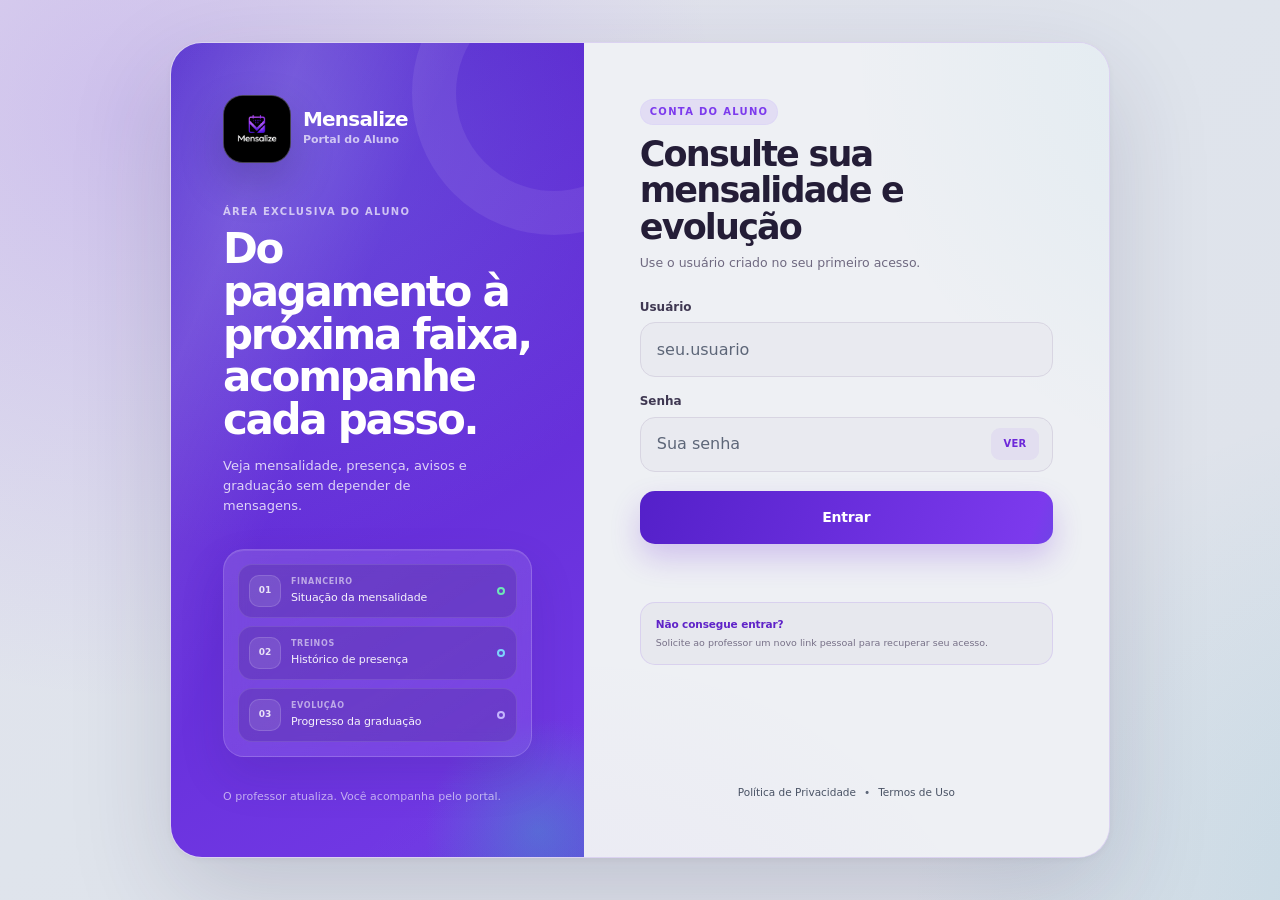
<file: aluno.html>
<!DOCTYPE html>
<html lang="pt-BR" data-pwa-app="aluno">
<head>
  <meta charset="UTF-8" />
  <meta name="viewport" content="width=device-width, initial-scale=1.0, viewport-fit=cover, interactive-widget=resizes-content" />
  <title>Mensalize Aluno</title>
  <meta name="description" content="Mensalize Aluno: portal para acompanhar mensalidade, Pix, pagamentos, avisos, ranking e graduação." />
  <meta name="referrer" content="no-referrer" />
  <meta name="theme-color" content="#f7f8fb" />
  <meta name="color-scheme" content="light" />
  <meta name="mensalize-pwa-name" content="Mensalize Aluno" />
  <meta name="apple-mobile-web-app-capable" content="yes" />
  <meta name="apple-mobile-web-app-title" content="Mensalize Aluno" />
  <meta property="og:title" content="Mensalize Aluno" />
  <meta property="og:description" content="Acompanhe mensalidade, Pix, pagamentos, avisos, ranking e graduação pelo Mensalize Aluno." />

  <link rel="preconnect" href="https://fonts.googleapis.com">
  <link rel="preconnect" href="https://fonts.gstatic.com" crossorigin>
  <link href="https://fonts.googleapis.com/css2?family=Geist:wght@400;500;600&display=swap" rel="stylesheet">
  <link rel="stylesheet" href="theme.css">
  <link rel="stylesheet" href="aluno.css" />
  <link rel="stylesheet" href="aluno-mobile.css?v=12-tema-claro" />
  <link rel="stylesheet" href="aluno-desktop.css?v=4-tema-claro" />
  <link rel="stylesheet" href="pwa-install.css" />
  <link rel="stylesheet" href="aluno-theme-light.css?v=1" />
  <link rel="stylesheet" href="mobile-stability.css?v=1-mobile-hotfix" />
  <link rel="icon" href="logo-aluno.png" />
  <link rel="apple-touch-icon" href="icons/mensalize-aluno-icon-192.png" />
  <link rel="manifest" href="manifest-aluno.json" />
  <link rel="stylesheet" href="vendor/cropper-1.6.2.min.css" />
  <script src="vendor/supabase-2.110.8.js"></script>
  <script src="vendor/cropper-1.6.2.min.js"></script>
  <script src="config.js"></script>
  <script src="aluno-auth.js"></script>

</head>
<body>
  <section id="estadoInicial" class="loading-screen">
    <div class="loading-card">
      <div class="loading-logo"></div>
      <strong>Carregando Mensalize Aluno...</strong>
      <span>Seu portal do aluno com segurança.</span>
    </div>
  </section>


  <section id="portalAuthAluno" class="student-auth-screen escondido" aria-label="Acesso ao Portal do Aluno">
    <div class="student-auth-card">
      <section class="student-auth-presentation" aria-label="Apresentação do Portal do Aluno">
        <span class="student-auth-presentation-light" aria-hidden="true"></span>
        <div class="student-auth-brand">
          <img src="icons/mensalize-aluno-icon-192.png" alt="">
          <div>
            <strong>Mensalize</strong>
            <span>Portal do Aluno</span>
          </div>
        </div>

        <div class="student-auth-presentation-copy">
          <span class="student-auth-kicker">Área exclusiva do aluno</span>
          <h2>Do pagamento à próxima faixa, acompanhe cada passo.</h2>
          <p>Veja mensalidade, presença, avisos e graduação sem depender de mensagens.</p>
        </div>

        <div class="student-auth-journey" aria-label="Informações disponíveis no Portal do Aluno">
          <div class="student-auth-journey-item student-auth-journey-financeiro">
            <span aria-hidden="true">01</span>
            <div>
              <small>Financeiro</small>
              <strong>Situação da mensalidade</strong>
            </div>
            <i aria-hidden="true"></i>
          </div>

          <div class="student-auth-journey-item student-auth-journey-presenca">
            <span aria-hidden="true">02</span>
            <div>
              <small>Treinos</small>
              <strong>Histórico de presença</strong>
            </div>
            <i aria-hidden="true"></i>
          </div>

          <div class="student-auth-journey-item student-auth-journey-graduacao">
            <span aria-hidden="true">03</span>
            <div>
              <small>Evolução</small>
              <strong>Progresso da graduação</strong>
            </div>
            <i aria-hidden="true"></i>
          </div>
        </div>

        <p class="student-auth-presentation-footer">O professor atualiza. Você acompanha pelo portal.</p>
      </section>

      <section class="student-auth-access" aria-label="Acesso à conta do aluno">

      <div id="authAlunoLoginView" class="student-auth-view">
        <span class="eyebrow">Conta do aluno</span>
        <h1>Consulte sua mensalidade e evolução</h1>
        <p class="student-auth-description">Use o usuário criado no seu primeiro acesso.</p>

        <form id="formAuthAlunoLogin" class="student-auth-form" autocomplete="on">
          <label>
            <span>Usuário</span>
            <input
              type="text"
              id="authAlunoLoginUsername"
              autocomplete="username"
              autocapitalize="none"
              spellcheck="false"
              minlength="4"
              maxlength="24"
              placeholder="seu.usuario"
            >
          </label>

          <label>
            <span>Senha</span>
            <div class="student-password-field">
              <input
                type="password"
                id="authAlunoLoginSenha"
                autocomplete="current-password"
                placeholder="Sua senha"
              >
              <button
                type="button"
                class="student-password-toggle"
                data-password-target="authAlunoLoginSenha"
                aria-controls="authAlunoLoginSenha"
                aria-label="Mostrar senha"
                aria-pressed="false"
              >VER</button>
            </div>
          </label>

          <button type="submit" id="btnEntrarAlunoAuth" class="primary-action">Entrar</button>
          <p id="msgAuthAlunoLogin" class="soft-message student-auth-message" aria-live="polite"></p>
        </form>

        <div class="student-auth-help">
          <strong>Não consegue entrar?</strong>
          <span>Solicite ao professor um novo link pessoal para recuperar seu acesso.</span>
        </div>
      </div>

      <div id="authAlunoLinkView" class="student-auth-view escondido">
        <span id="authAlunoLinkEyebrow" class="eyebrow">Ativação da conta</span>
        <h1 id="authAlunoLinkTitulo">Crie seu acesso ao Mensalize</h1>
        <p id="authAlunoLinkDescricao" class="student-auth-description">Defina um usuário exclusivo e uma senha segura para entrar no portal.</p>

        <form id="formAuthAlunoLink" class="student-auth-form" autocomplete="off">
          <label>
            <span>Escolha seu usuário</span>
            <input
              type="text"
              id="authAlunoUsername"
              autocomplete="off"
              autocapitalize="none"
              spellcheck="false"
              minlength="4"
              maxlength="24"
              placeholder="seu.usuario"
            >
            <small id="msgAuthAlunoUsername" class="student-auth-field-message">Use de 4 a 24 caracteres: letras minúsculas, números, ponto (.) ou sublinhado (_). Não comece nem termine com ponto ou sublinhado.</small>
          </label>

          <label>
            <span>Crie uma senha</span>
            <div class="student-password-field">
              <input
                type="password"
                id="authAlunoSenhaNova"
                autocomplete="new-password"
                minlength="8"
                maxlength="72"
                placeholder="Mínimo de 8 caracteres"
              >
              <button
                type="button"
                class="student-password-toggle"
                data-password-target="authAlunoSenhaNova"
                aria-controls="authAlunoSenhaNova"
                aria-label="Mostrar senha"
                aria-pressed="false"
              >VER</button>
            </div>
            <small class="student-auth-field-message">Use pelo menos 8 caracteres, combinando letras, números e um caractere especial. Não use sequências como 1234.</small>
          </label>

          <label>
            <span>Confirme a senha</span>
            <div class="student-password-field">
              <input
                type="password"
                id="authAlunoSenhaConfirmar"
                autocomplete="new-password"
                minlength="8"
                maxlength="72"
                placeholder="Repita a senha"
              >
              <button
                type="button"
                class="student-password-toggle"
                data-password-target="authAlunoSenhaConfirmar"
                aria-controls="authAlunoSenhaConfirmar"
                aria-label="Mostrar senha"
                aria-pressed="false"
              >VER</button>
            </div>
          </label>

          <button type="submit" id="btnConcluirAcessoAluno" class="primary-action">Confirmar meu acesso</button>
          <p id="msgAuthAlunoLink" class="soft-message student-auth-message" aria-live="polite"></p>
        </form>

        <div class="student-auth-help">
          <strong>Link pessoal e temporário</strong>
          <span>Não compartilhe. Depois de usado, o link deixa de funcionar.</span>
        </div>
      </div>

      <nav class="student-auth-legal-links" aria-label="Documentos legais do Mensalize">
        <a href="privacidade.html" target="_blank" rel="noopener noreferrer">Política de Privacidade</a>
        <span aria-hidden="true">•</span>
        <a href="termos.html" target="_blank" rel="noopener noreferrer">Termos de Uso</a>
      </nav>
      </section>
    </div>
  </section>

  <section id="portalConteudo" class="student-app escondido">
    <header id="mobileAlunoHeader" class="mobile-aluno-header" aria-label="Cabeçalho mobile do aluno">
      <div class="mobile-aluno-header-dashboard">
        <div class="mobile-aluno-identidade">
          <img id="mobileAlunoFotoTopo" class="mobile-aluno-avatar escondido" alt="Foto do aluno" />
          <div id="mobileAlunoAvatarTopo" class="mobile-aluno-avatar mobile-aluno-avatar-fallback">A</div>

          <div class="mobile-aluno-identidade-copy">
            <span class="mobile-aluno-saudacao">Olá,</span>
            <strong id="mobileAlunoNomeTopo">Aluno</strong>
            <small id="mobileAlunoAcademiaTopo">Mensalize Aluno</small>
          </div>
        </div>

        <button
          type="button"
          id="btnMobileAlunoMais"
          class="mobile-aluno-icon-button"
          aria-label="Abrir mais opções"
        >
          <svg viewBox="0 0 24 24" aria-hidden="true">
            <path d="M4 7h16M4 12h16M4 17h16"/>
          </svg>
        </button>
      </div>

      <div class="mobile-aluno-header-interna">
        <button
          type="button"
          id="btnMobileAlunoVoltar"
          class="mobile-aluno-icon-button mobile-aluno-back"
          aria-label="Voltar ao início"
        >
          <svg viewBox="0 0 24 24" aria-hidden="true">
            <path d="m15 18-6-6 6-6"/>
          </svg>
        </button>

        <strong id="mobileAlunoTituloInterno">Início</strong>

        <button
          type="button"
          id="btnMobileAlunoMaisInterno"
          class="mobile-aluno-icon-button"
          aria-label="Abrir mais opções"
        >
          <svg viewBox="0 0 24 24" aria-hidden="true">
            <path d="M4 7h16M4 12h16M4 17h16"/>
          </svg>
        </button>
      </div>
    </header>
    <div id="menuOverlay" class="menu-overlay" aria-hidden="true"></div>

    <aside class="student-sidebar" id="studentSidebar">
      <div class="student-brand student-brand-portal">
        <img src="logo-aluno.png" alt="Logo Mensalize Aluno" class="student-brand-logo student-brand-logo-main" />
        <div>
          <strong>Mensalize</strong>
          <span>Aluno</span>
          <small id="nomeAcademia">Portal do aluno</small>
        </div>
      </div>

      <nav class="student-menu" aria-label="Menu da área do aluno">
        <button type="button" class="student-menu-item ativo" data-view="inicio">
          <span class="student-menu-icon" aria-hidden="true"><svg viewBox="0 0 24 24"><path d="M3 11.5 12 4l9 7.5"/><path d="M5.5 10.5V20h13v-9.5"/><path d="M9.5 20v-6h5v6"/></svg></span>
          <span>Início</span>
        </button>
        <button type="button" class="student-menu-item" data-view="dados">
          <span class="student-menu-icon" aria-hidden="true"><svg viewBox="0 0 24 24"><circle cx="12" cy="8" r="3.5"/><path d="M5 20c.7-4 3.1-6 7-6s6.3 2 7 6"/></svg></span>
          <span>Meu perfil</span>
        </button>
        <button type="button" class="student-menu-item" data-view="financas">
          <span class="student-menu-icon" aria-hidden="true"><svg viewBox="0 0 24 24"><rect x="3" y="6" width="18" height="13" rx="3"/><path d="M3 10h18M16.5 15h1"/></svg></span>
          <span>Financeiro</span>
        </button>
        <button type="button" class="student-menu-item" data-view="graduacao">
          <span class="student-menu-icon" aria-hidden="true"><svg viewBox="0 0 24 24"><path d="M4 8h16v8H4z"/><path d="M8 8v8M16 8v8"/></svg></span>
          <span>Evolução</span>
        </button>
        <button type="button" id="menuProgramaFaixaAluno" class="student-menu-item escondido" data-view="programa">
          <span class="student-menu-icon" aria-hidden="true"><svg viewBox="0 0 24 24"><path d="M5 4h11a3 3 0 0 1 3 3v13H8a3 3 0 0 1-3-3z"/><path d="M8 20a3 3 0 0 1 0-6h11M9 8h6"/></svg></span>
          <span>Programa da faixa</span>
        </button>
        <button type="button" id="menuRankingAluno" class="student-menu-item" data-view="ranking">
          <span class="student-menu-icon" aria-hidden="true"><svg viewBox="0 0 24 24"><path d="M8 4h8v4a4 4 0 0 1-8 0z"/><path d="M8 6H4v1a4 4 0 0 0 4 4M16 6h4v1a4 4 0 0 1-4 4M12 12v5M8 20h8M10 17h4"/></svg></span>
          <span>Desafio</span>
        </button>
        <button type="button" class="student-menu-item" data-view="contato">
          <span class="student-menu-icon" aria-hidden="true"><svg viewBox="0 0 24 24"><path d="M5 5h14v10H9l-4 4z"/><path d="M8 9h8M8 12h5"/></svg></span>
          <span>Contato</span>
        </button>

        <button
          type="button"
          id="btnEsquecerAcessoAluno"
          class="student-nav-logout"
          aria-label="Sair"
        >
          <svg viewBox="0 0 24 24" aria-hidden="true">
            <path d="M10 5H5v14h5M14 8l4 4-4 4M18 12H9"/>
          </svg>
          <span>SAIR</span>
        </button>
      </nav>

      <div class="student-sidebar-footer">
        <nav class="student-sidebar-legal" aria-label="Documentos legais">
          <a href="privacidade.html" target="_blank" rel="noopener noreferrer">
            <svg viewBox="0 0 24 24" aria-hidden="true">
              <path d="M12 3 19 6v5c0 4.8-2.8 8.3-7 10-4.2-1.7-7-5.2-7-10V6z"/>
              <path d="M9.5 12.2 11.2 14l3.5-4"/>
            </svg>
            <span>Privacidade</span>
          </a>
          <a href="termos.html" target="_blank" rel="noopener noreferrer">
            <svg viewBox="0 0 24 24" aria-hidden="true">
              <path d="M6 3h9l3 3v15H6z"/>
              <path d="M15 3v4h4M9 11h6M9 15h6"/>
            </svg>
            <span>Termos de Uso</span>
          </a>
        </nav>

        <button type="button" id="btnTemaAluno" class="student-footer-button escondido">
          <span class="student-menu-icon" aria-hidden="true"><svg viewBox="0 0 24 24"><path d="M20 15.5A8 8 0 1 1 8.5 4 6.5 6.5 0 0 0 20 15.5Z"/></svg></span>
          <span>Tema</span>
        </button>

        <button type="button" id="btnAtualizarAluno" class="student-footer-button">
          <span class="student-menu-icon" aria-hidden="true"><svg viewBox="0 0 24 24"><path d="M20 6v5h-5"/><path d="M19 11a8 8 0 1 0 1 5"/></svg></span>
          <span>Atualizar sistema</span>
        </button>
      </div>

    </aside>

    <div class="student-main">
      <header class="student-topbar">
        <button id="btnAbrirMenuAluno" type="button" class="menu-button" aria-label="Abrir menu do Mensalize Aluno"><svg viewBox="0 0 24 24" aria-hidden="true"><path d="M4 7h16M4 12h16M4 17h16"/></svg></button>
        <div class="student-small-profile">
          <img id="fotoAlunoTopo" class="student-top-photo escondido" alt="Foto do aluno" />
          <div id="avatarAlunoTopo" class="student-top-avatar">A</div>
          <div>
            <strong id="nomeAlunoTopo">Aluno</strong>
            <span id="subtituloAlunoTopo">Mensalize Aluno</span>
          </div>
        </div>
      </header>

      <main class="student-content">
        <section id="viewInicioAluno" class="student-view ativa">
          <section id="mobileAlunoHome" class="mobile-aluno-home" aria-label="Início mobile do aluno">
            <button
              type="button"
              class="mobile-aluno-academia-card"
              data-mobile-aluno-view="dados"
              aria-label="Abrir meu perfil"
            >
              <span class="mobile-aluno-academia-icon">
                <svg viewBox="0 0 24 24" aria-hidden="true">
                  <path d="M4 21V5l8-3v19M12 8h8v13M2 21h20"/>
                  <path d="M7 8h2M7 12h2M7 16h2M15 11h2M15 15h2"/>
                </svg>
              </span>
              <span class="mobile-aluno-academia-texto">
                <small>Minha academia</small>
                <strong id="mobileAlunoAcademiaCard">Mensalize</strong>
              </span>
              <span class="mobile-aluno-chevron">
                <svg viewBox="0 0 24 24" aria-hidden="true">
                  <path d="m9 18 6-6-6-6"/>
                </svg>
              </span>
            </button>

            <section
              class="mobile-aluno-pwa-install mobile-aluno-pwa-install-home"
              data-pwa-home-prompt
              aria-labelledby="mobileAlunoPwaHomeTitulo"
            >
              <span class="mobile-aluno-pwa-install-icon" aria-hidden="true">
                <svg viewBox="0 0 24 24">
                  <path d="M12 3v12M7 10l5 5 5-5" />
                  <path d="M5 19h14" />
                </svg>
              </span>
              <div>
                <span class="mobile-aluno-perfil-kicker">Aplicativo</span>
                <strong id="mobileAlunoPwaHomeTitulo">Instale o Mensalize Aluno</strong>
                <p>Acesse seu portal mais rápido, direto pela tela inicial.</p>
              </div>
              <div class="mobile-aluno-pwa-install-actions">
                <button type="button" class="mobile-aluno-pwa-install-dismiss" data-pwa-dismiss>Agora não</button>
                <button type="button" data-pwa-install>Instalar</button>
              </div>
            </section>

            <section
              id="mobileAlunoCarousel"
              class="mobile-aluno-carousel"
              aria-label="Resumo do aluno"
              aria-roledescription="carrossel"
            >
              <div
                id="mobileAlunoCarouselViewport"
                class="mobile-aluno-carousel-viewport"
                tabindex="0"
              >
                <button
                  type="button"
                  class="mobile-aluno-carousel-card mobile-aluno-carousel-financeiro"
                  data-mobile-aluno-carousel-slide="0"
                  data-mobile-aluno-view="financas"
                  aria-label="Abrir Financeiro"
                >
                  <span class="mobile-aluno-carousel-glow" aria-hidden="true"></span>

                  <span class="mobile-aluno-carousel-topo">
                    <span class="mobile-aluno-carousel-icone">
                      <svg viewBox="0 0 24 24" aria-hidden="true">
                        <rect x="3" y="5" width="18" height="14" rx="2"/>
                        <path d="M3 9h18M7 15h4"/>
                      </svg>
                    </span>
                    <span class="mobile-aluno-carousel-kicker">Mensalidade</span>
                    <span id="mobileAlunoFinanceiroBadge" class="mobile-aluno-carousel-badge">Status</span>
                  </span>

                  <span class="mobile-aluno-carousel-corpo">
                    <strong id="mobileAlunoStatusMensalidade">Carregando...</strong>
                    <small>Situação atual</small>
                  </span>

                  <span class="mobile-aluno-carousel-rodape">
                    <span>
                      <small>Vencimento</small>
                      <strong id="mobileAlunoVencimento">--/--/----</strong>
                    </span>
                    <span class="mobile-aluno-carousel-seta">
                      <svg viewBox="0 0 24 24" aria-hidden="true">
                        <path d="M5 12h14M13 6l6 6-6 6"/>
                      </svg>
                    </span>
                  </span>
                </button>

                <button
                  type="button"
                  class="mobile-aluno-carousel-card mobile-aluno-carousel-evolucao"
                  data-mobile-aluno-carousel-slide="1"
                  data-mobile-aluno-view="graduacao"
                  aria-label="Abrir Evolução"
                >
                  <span class="mobile-aluno-carousel-glow" aria-hidden="true"></span>

                  <span class="mobile-aluno-carousel-topo">
                    <span class="mobile-aluno-carousel-icone">
                      <svg viewBox="0 0 24 24" aria-hidden="true">
                        <path d="M3 9h18v6H3z"/>
                        <path d="M8 9v6M16 9v6M2 12h1M21 12h1"/>
                      </svg>
                    </span>
                    <span class="mobile-aluno-carousel-kicker">Minha evolução</span>
                    <span class="mobile-aluno-carousel-badge">Jornada</span>
                  </span>

                  <span class="mobile-aluno-carousel-corpo">
                    <strong id="mobileAlunoCarouselGraduacao">Minha graduação</strong>
                    <small id="mobileAlunoCarouselGrau">Acompanhe sua evolução</small>
                  </span>

                  <span class="mobile-aluno-carousel-rodape">
                    <span>
                      <small>Próxima avaliação</small>
                      <strong id="mobileAlunoCarouselAvaliacao">Sem previsão</strong>
                    </span>
                    <span class="mobile-aluno-carousel-seta">
                      <svg viewBox="0 0 24 24" aria-hidden="true">
                        <path d="M5 12h14M13 6l6 6-6 6"/>
                      </svg>
                    </span>
                  </span>
                </button>

                <button
                  type="button"
                  class="mobile-aluno-carousel-card mobile-aluno-carousel-desafio"
                  data-mobile-aluno-carousel-slide="2"
                  data-mobile-aluno-view="ranking"
                  aria-label="Abrir Desafio e classificação"
                >
                  <span class="mobile-aluno-carousel-glow" aria-hidden="true"></span>

                  <span class="mobile-aluno-carousel-topo">
                    <span class="mobile-aluno-carousel-icone">
                      <svg viewBox="0 0 24 24" aria-hidden="true">
                        <path d="M8 21h8M12 17v4M7 4h10v4a5 5 0 01-10 0V4z"/>
                        <path d="M7 6H4v1a4 4 0 004 4M17 6h3v1a4 4 0 01-4 4"/>
                      </svg>
                    </span>
                    <span class="mobile-aluno-carousel-kicker">Desafio da aula</span>
                    <span class="mobile-aluno-carousel-badge">Classificação</span>
                  </span>

                  <span class="mobile-aluno-carousel-desafio-corpo">
                    <span>
                      <small>Sua posição</small>
                      <strong id="mobileAlunoCarouselPosicao">--</strong>
                    </span>
                    <span class="mobile-aluno-carousel-desafio-divisor" aria-hidden="true"></span>
                    <span>
                      <small>Pontos</small>
                      <strong id="mobileAlunoCarouselPontos">0</strong>
                    </span>
                  </span>

                  <span class="mobile-aluno-carousel-rodape">
                    <span>
                      <small id="mobileAlunoCarouselDesafioLegenda">Continue treinando</small>
                      <strong>Ver ranking completo</strong>
                    </span>
                    <span class="mobile-aluno-carousel-seta">
                      <svg viewBox="0 0 24 24" aria-hidden="true">
                        <path d="M5 12h14M13 6l6 6-6 6"/>
                      </svg>
                    </span>
                  </span>
                </button>
              </div>

              <div
                id="mobileAlunoCarouselDots"
                class="mobile-aluno-carousel-dots"
                aria-label="Navegação do carrossel"
              >
                <button type="button" class="ativo" data-mobile-aluno-carousel-dot="0" aria-label="Mostrar Mensalidade"></button>
                <button type="button" data-mobile-aluno-carousel-dot="1" aria-label="Mostrar Evolução"></button>
                <button type="button" data-mobile-aluno-carousel-dot="2" aria-label="Mostrar Desafio"></button>
              </div>
            </section>

            <section class="mobile-aluno-acoes-principais" aria-label="Ações rápidas">
              <button
                type="button"
                class="mobile-aluno-action-card"
                data-mobile-aluno-view="graduacao"
              >
                <span class="mobile-aluno-action-icon">
                  <svg viewBox="0 0 24 24" aria-hidden="true">
                    <path d="M3 9h18v6H3z"/>
                    <path d="M8 9v6M16 9v6M2 12h1M21 12h1"/>
                  </svg>
                </span>
                <strong>Evolução</strong>
                <small id="mobileAlunoGraduacao">Minha graduação</small>
              </button>

              <button
                type="button"
                class="mobile-aluno-action-card"
                data-mobile-aluno-view="ranking"
              >
                <span class="mobile-aluno-action-icon">
                  <svg viewBox="0 0 24 24" aria-hidden="true">
                    <path d="M8 21h8M12 17v4M7 4h10v4a5 5 0 01-10 0V4z"/>
                    <path d="M7 6H4v1a4 4 0 004 4M17 6h3v1a4 4 0 01-4 4"/>
                  </svg>
                </span>
                <strong>Desafio</strong>
                <small id="mobileAlunoRankingResumo">Ver posição</small>
              </button>

              <button
                type="button"
                class="mobile-aluno-action-card"
                data-mobile-aluno-action="avisos"
              >
                <span class="mobile-aluno-action-icon">
                  <svg viewBox="0 0 24 24" aria-hidden="true">
                    <path d="M18 8a6 6 0 10-12 0c0 7-3 7-3 9h18c0-2-3-2-3-9M10 21h4"/>
                  </svg>
                </span>
                <strong>Avisos</strong>
                <small id="mobileAlunoAvisosResumo">Ver comunicados</small>
              </button>
            </section>

            <section
              id="mobileAlunoAvisoDestaque"
              class="mobile-aluno-proxima-acao escondido"
              aria-label="Aviso em destaque"
            >
              <span class="mobile-aluno-proxima-acao-icone">
                <svg viewBox="0 0 24 24" aria-hidden="true">
                  <path d="M18 8a6 6 0 10-12 0c0 7-3 7-3 9h18c0-2-3-2-3-9M10 21h4"/>
                </svg>
              </span>

              <div>
                <small>Fique por dentro</small>
                <strong id="mobileAlunoAvisoTitulo">Novo aviso</strong>
                <p id="mobileAlunoAvisoTexto">Veja os comunicados da sua academia.</p>
              </div>

              <button
                type="button"
                data-mobile-aluno-action="avisos"
                aria-label="Ver avisos"
              >
                <svg viewBox="0 0 24 24" aria-hidden="true">
                  <path d="m9 18 6-6-6-6"/>
                </svg>
              </button>
            </section>

            <section class="mobile-aluno-acesso-rapido" aria-label="Acesso rápido">
              <div class="mobile-aluno-section-heading">
                <div>
                  <small>Seu Mensalize</small>
                  <h2>Acesso rápido</h2>
                </div>
                <span id="mobileAlunoAvaliacaoResumo">Sua jornada</span>
              </div>

              <div class="mobile-aluno-module-grid">
                <button type="button" class="mobile-aluno-module-card" data-mobile-aluno-view="dados">
                  <span class="mobile-aluno-module-icon">
                    <svg viewBox="0 0 24 24" aria-hidden="true">
                      <circle cx="12" cy="8" r="4"/>
                      <path d="M4 20c1.5-4 4.2-6 8-6s6.5 2 8 6"/>
                    </svg>
                  </span>
                  <strong>Meu perfil</strong>
                </button>

                <button
                  type="button"
                  id="mobileAlunoProgramaCard"
                  class="mobile-aluno-module-card escondido"
                  data-mobile-aluno-view="programa"
                >
                  <span class="mobile-aluno-module-icon">
                    <svg viewBox="0 0 24 24" aria-hidden="true">
                      <path d="M5 5h14v14H5zM8 9h8M8 13h5"/>
                    </svg>
                  </span>
                  <strong>Programa</strong>
                </button>

                <button
                  type="button"
                  class="mobile-aluno-module-card"
                  data-mobile-aluno-action="solicitacoes"
                >
                  <span class="mobile-aluno-module-icon">
                    <svg viewBox="0 0 24 24" aria-hidden="true">
                      <path d="M5 4h14v16H5zM8 8h8M8 12h8M8 16h5"/>
                    </svg>
                  </span>
                  <strong>Solicitações</strong>
                </button>

                <button type="button" class="mobile-aluno-module-card" data-mobile-aluno-view="contato">
                  <span class="mobile-aluno-module-icon">
                    <svg viewBox="0 0 24 24" aria-hidden="true">
                      <path d="M4 5h16v12H8l-4 3V5z"/>
                    </svg>
                  </span>
                  <strong>Contato</strong>
                </button>
              </div>
            </section>
          </section>

          <section
            id="mobileAlunoAvisos"
            class="mobile-aluno-avisos"
            aria-label="Avisos mobile"
          >
            <section class="mobile-aluno-avisos-hero" aria-label="Central de avisos">
              <div class="mobile-aluno-avisos-hero-topo">
                <div class="mobile-aluno-avisos-titulo-grupo">
                  <span class="mobile-aluno-avisos-titulo-icone" aria-hidden="true">
                    <svg viewBox="0 0 24 24">
                      <path d="M18 8a6 6 0 10-12 0c0 7-3 7-3 9h18c0-2-3-2-3-9"/>
                      <path d="M10 21h4"/>
                    </svg>
                  </span>

                  <div>
                    <span class="mobile-aluno-avisos-kicker">Central de comunicação</span>
                    <h2>Avisos da academia</h2>
                    <p>Comunicados oficiais publicados pelo professor.</p>
                  </div>
                </div>

                <span id="mobileAlunoAvisosContador" class="mobile-aluno-avisos-badge">
                  0 avisos
                </span>
              </div>

              <article
                id="mobileAlunoAvisosDestaque"
                class="mobile-aluno-avisos-destaque escondido"
                aria-label="Comunicado em destaque"
              >
                <span class="mobile-aluno-avisos-destaque-barra" aria-hidden="true"></span>

                <div class="mobile-aluno-avisos-destaque-conteudo">
                  <div class="mobile-aluno-avisos-destaque-topo">
                    <span
                      id="mobileAlunoAvisosDestaqueTipo"
                      class="mobile-aluno-avisos-destaque-tipo"
                    >
                      Comunicado
                    </span>

                    <span
                      id="mobileAlunoAvisosDestaqueSelo"
                      class="mobile-aluno-avisos-destaque-selo"
                    >
                      Mais recente
                    </span>
                  </div>

                  <strong id="mobileAlunoAvisosDestaqueTitulo">Novo aviso</strong>

                  <p id="mobileAlunoAvisosDestaqueTexto">
                    Veja os comunicados da sua academia.
                  </p>

                  <small id="mobileAlunoAvisosDestaqueMeta"></small>
                </div>
              </article>

              <div
                id="mobileAlunoAvisosVazioHero"
                class="mobile-aluno-avisos-vazio-hero"
              >
                <span aria-hidden="true">
                  <svg viewBox="0 0 24 24">
                    <path d="M18 8a6 6 0 10-12 0c0 7-3 7-3 9h18c0-2-3-2-3-9"/>
                    <path d="M10 21h4"/>
                  </svg>
                </span>

                <div>
                  <strong>Nenhum comunicado publicado</strong>
                  <p>Quando a academia enviar um aviso, ele aparecerá aqui.</p>
                </div>
              </div>
            </section>

            <section
              class="mobile-aluno-avisos-lista-card"
              aria-labelledby="mobileAlunoAvisosListaTitulo"
            >
              <div class="mobile-aluno-avisos-section-heading">
                <div>
                  <span class="mobile-aluno-avisos-kicker">Histórico recente</span>
                  <h2 id="mobileAlunoAvisosListaTitulo">Todos os comunicados</h2>
                </div>

                <small id="mobileAlunoAvisosExibicao">Lista atual</small>
              </div>

              <div
                id="mobileAlunoAvisosListaSlot"
                class="mobile-aluno-avisos-lista-slot"
              ></div>
            </section>

            <section class="mobile-aluno-avisos-nota" aria-label="Origem dos avisos">
              <span aria-hidden="true">
                <svg viewBox="0 0 24 24">
                  <path d="M12 3l7 3v5c0 4.8-2.8 8.3-7 10-4.2-1.7-7-5.2-7-10V6z"/>
                  <path d="M9 12l2 2 4-4"/>
                </svg>
              </span>

              <p>
                Os comunicados exibidos aqui são enviados diretamente pela sua academia.
              </p>
            </section>
          </section>

          <div class="welcome-card">
            <span class="eyebrow">Início</span>
            <h1>Minha área</h1>
            <p>Acompanhe seus principais dados, mensalidade, graduação, avisos e desempenho no desafio.</p>
          </div>

          <article
            class="panel-card aluno-pwa-install-desktop aluno-pwa-install-home-desktop"
            data-pwa-home-prompt
            aria-labelledby="alunoPwaHomeDesktopTitulo"
          >
            <div>
              <span class="eyebrow">Aplicativo</span>
              <h2 id="alunoPwaHomeDesktopTitulo">Instale o Mensalize Aluno</h2>
              <p class="helper-text">Acesse seu portal mais rápido, direto pelo seu dispositivo.</p>
            </div>
            <div class="aluno-pwa-install-home-actions">
              <button type="button" class="secondary-action" data-pwa-dismiss>Agora não</button>
              <button type="button" class="primary-action" data-pwa-install>Instalar aplicativo</button>
            </div>
          </article>

          <div class="quick-grid">
            <article class="quick-card">
              <span>Mensalidade</span>
              <strong id="inicioStatusMensalidade">Carregando...</strong>
              <small id="inicioVencimento">--/--/----</small>
            </article>
            <article class="quick-card">
              <span>Graduação</span>
              <strong id="inicioGraduacao">Não informada</strong>
              <small id="inicioAvaliacao">Sem previsão</small>
            </article>
          </div>

          <div class="action-row">
            <button type="button" class="primary-action" data-view-target="financas">Mensalidade</button>
            <button type="button" class="secondary-action" data-view-target="graduacao">Graduação</button>
            <button type="button" id="btnVerProgramaFaixa" class="secondary-action escondido" data-view-target="programa">Ver próxima faixa</button>
          </div>

          <article id="avisosAlunoHomeCard" class="panel-card notices-home-card escondido">
            <div class="desktop-aluno-avisos-header">
              <div class="desktop-aluno-avisos-titulo">
                <span class="desktop-aluno-avisos-icone" aria-hidden="true">
                  <svg viewBox="0 0 24 24">
                    <path d="M18 8a6 6 0 10-12 0c0 7-3 7-3 9h18c0-2-3-2-3-9"/>
                    <path d="M10 21h4"/>
                  </svg>
                </span>

                <div>
                  <span class="eyebrow">Comunicados</span>
                  <h2>Avisos da academia</h2>
                  <p>Informações recentes enviadas pelo professor para os alunos.</p>
                </div>
              </div>

              <span id="avisosAlunoContador" class="mini-badge desktop-aluno-avisos-contador">
                0 avisos
              </span>
            </div>

            <div id="avisosAlunoLista" class="student-notices-list">
              <p class="empty-message">Carregando avisos...</p>
            </div>
          </article>

          <article id="rankingHomeCard" class="panel-card ranking-home-card escondido">
            <div class="section-title-row">
              <div>
                <span class="eyebrow">Desafio do mês</span>
                <h2>Desafio da Aula</h2>
              </div>
              <button type="button" class="link-button" data-view-target="ranking">Ver completo</button>
            </div>
            <p class="helper-text ranking-helper-compact">Presenças + pontos extras lançados pelo professor neste mês.</p>
            <div class="ranking-tabs mini-tabs" id="rankingHomeTabs"></div>
            <div id="rankingHomePodio" class="ranking-podium">
              <p class="empty-message">Carregando ranking...</p>
            </div>
            <p id="rankingHomeResumo" class="ranking-student-note"></p>
          </article>
        </section>

        <section id="viewDadosAluno" class="student-view">
          <section
            id="mobileAlunoPerfil"
            class="mobile-aluno-perfil"
            aria-label="Meu perfil mobile"
          >
            <section class="mobile-aluno-perfil-hero" aria-label="Identidade do aluno">
              <div class="mobile-aluno-perfil-foto-wrap">
                <img
                  id="mobileAlunoPerfilFoto"
                  class="mobile-aluno-perfil-foto escondido"
                  alt="Foto do aluno"
                />
                <div id="mobileAlunoPerfilAvatar" class="mobile-aluno-perfil-avatar">A</div>

                <button
                  id="btnMobileAlunoPerfilFoto"
                  type="button"
                  class="mobile-aluno-perfil-foto-editar"
                  aria-label="Alterar foto de perfil"
                >
                  <svg viewBox="0 0 24 24" aria-hidden="true">
                    <path d="M4 8h3l2-3h6l2 3h3v11H4z"/>
                    <circle cx="12" cy="13" r="4"/>
                  </svg>
                </button>
              </div>

              <div class="mobile-aluno-perfil-identidade">
                <span class="mobile-aluno-perfil-kicker">Conta do aluno</span>
                <h2 id="mobileAlunoPerfilNomeHero">Aluno</h2>
                <p id="mobileAlunoPerfilTelefoneHero">WhatsApp não informado</p>
              </div>

              <strong id="mobileAlunoPerfilStatus" class="mobile-aluno-perfil-status">
                Não informado
              </strong>

              <p id="mobileAlunoPerfilFotoMensagem" class="mobile-aluno-perfil-feedback escondido"></p>
            </section>

            <section class="mobile-aluno-perfil-secao mobile-aluno-perfil-vinculo" aria-labelledby="mobileAlunoPerfilVinculoTitulo">
              <div class="mobile-aluno-perfil-secao-topo">
                <div>
                  <span class="mobile-aluno-perfil-kicker">Vínculo</span>
                  <h2 id="mobileAlunoPerfilVinculoTitulo">Sua academia</h2>
                </div>

                <button
                  type="button"
                  class="mobile-aluno-perfil-acao-texto"
                  data-mobile-aluno-view="graduacao"
                >
                  Solicitar ajuste
                </button>
              </div>

              <div class="mobile-aluno-perfil-vinculo-lista">
                <div class="mobile-aluno-perfil-vinculo-row">
                  <span>Academia</span>
                  <strong id="mobileAlunoPerfilAcademia">Mensalize</strong>
                </div>

                <div class="mobile-aluno-perfil-vinculo-row">
                  <span>Turma principal</span>
                  <strong id="mobileAlunoPerfilTurma">Não informada</strong>
                </div>

                <div class="mobile-aluno-perfil-vinculo-row">
                  <span>Graduação</span>
                  <strong id="mobileAlunoPerfilGraduacao">Não informada</strong>
                </div>

                <div class="mobile-aluno-perfil-vinculo-row">
                  <span>Início</span>
                  <strong id="mobileAlunoPerfilInicioAcademia">Não informado</strong>
                </div>
              </div>
            </section>

            <section
              id="mobileAlunoPerfilDadosCard"
              class="mobile-aluno-perfil-secao mobile-aluno-perfil-dados"
              aria-labelledby="mobileAlunoPerfilDadosTitulo"
            >
              <div class="mobile-aluno-perfil-secao-topo">
                <div>
                  <span class="mobile-aluno-perfil-kicker">Dados pessoais</span>
                  <h2 id="mobileAlunoPerfilDadosTitulo">Suas informações</h2>
                </div>

                <button
                  id="btnMobileAlunoPerfilEditar"
                  type="button"
                  class="mobile-aluno-perfil-editar"
                  aria-expanded="false"
                  aria-controls="mobileAlunoPerfilForm"
                >
                  Editar dados
                </button>
              </div>

              <div id="mobileAlunoPerfilResumo" class="mobile-aluno-perfil-dados-resumo">
                <div class="mobile-aluno-perfil-dado-row">
                  <span>Nome</span>
                  <strong id="mobileAlunoPerfilNomeResumo">Aluno</strong>
                </div>

                <div class="mobile-aluno-perfil-dado-row">
                  <span>WhatsApp</span>
                  <strong id="mobileAlunoPerfilTelefoneResumo">Não informado</strong>
                </div>

                <div class="mobile-aluno-perfil-dado-row">
                  <span>Data de nascimento</span>
                  <strong id="mobileAlunoPerfilNascimento">Não informada</strong>
                </div>

                <div
                  id="mobileAlunoPerfilResponsavelSecao"
                  class="mobile-aluno-perfil-responsavel escondido"
                  aria-labelledby="mobileAlunoPerfilResponsavelTitulo"
                >
                  <div class="mobile-aluno-perfil-responsavel-titulo">
                    <span id="mobileAlunoPerfilResponsavelTitulo">Responsável financeiro</span>
                  </div>

                  <div class="mobile-aluno-perfil-dado-row">
                    <span>Nome</span>
                    <strong id="mobileAlunoPerfilResponsavelNome">Não informado</strong>
                  </div>

                  <div class="mobile-aluno-perfil-dado-row">
                    <span>WhatsApp</span>
                    <strong id="mobileAlunoPerfilResponsavelWhatsapp">Não informado</strong>
                  </div>
                </div>
              </div>

              <form
                id="mobileAlunoPerfilForm"
                class="mobile-aluno-perfil-form escondido"
                aria-hidden="true"
              >
                <div class="mobile-aluno-perfil-form-heading">
                  <strong>Editar nome e WhatsApp</strong>
                  <p>Turma, graduação e demais dados continuam sob controle da academia.</p>
                </div>

                <label>
                  <span>Nome</span>
                  <input
                    id="mobileAlunoPerfilNome"
                    type="text"
                    autocomplete="name"
                    placeholder="Seu nome"
                  />
                </label>

                <label>
                  <span>WhatsApp</span>
                  <input
                    id="mobileAlunoPerfilTelefone"
                    type="tel"
                    inputmode="tel"
                    autocomplete="tel"
                    placeholder="Seu telefone com DDD"
                  />
                </label>

                <div class="mobile-aluno-perfil-form-acoes">
                  <button id="btnMobileAlunoPerfilCancelar" type="button" class="is-secondary">
                    Cancelar
                  </button>
                  <button id="btnMobileAlunoPerfilSalvar" type="submit">
                    Salvar alterações
                  </button>
                </div>
              </form>

              <p
                id="mobileAlunoPerfilMensagem"
                class="mobile-aluno-perfil-feedback escondido"
                aria-live="polite"
              ></p>
            </section>

            <section class="mobile-aluno-pwa-install" aria-labelledby="mobileAlunoPwaTitulo">
              <span class="mobile-aluno-pwa-install-icon" aria-hidden="true">
                <svg viewBox="0 0 24 24">
                  <path d="M12 3v12M7 10l5 5 5-5" />
                  <path d="M5 19h14" />
                </svg>
              </span>
              <div>
                <span class="mobile-aluno-perfil-kicker">Aplicativo</span>
                <strong id="mobileAlunoPwaTitulo">Instalar Mensalize Aluno</strong>
                <p>Acesse seu portal pela tela inicial do celular.</p>
              </div>
              <button type="button" data-pwa-install>Instalar</button>
            </section>
          </section>

          <section class="desktop-aluno-perfil" aria-label="Meu perfil e dados pessoais">
            <article class="desktop-aluno-perfil-card desktop-aluno-perfil-hero">
              <div class="desktop-aluno-perfil-foto-coluna">
                <div class="desktop-aluno-perfil-foto-wrap">
                  <img id="fotoAlunoPerfil" class="photo-preview escondido" alt="Foto do aluno" />
                  <div id="avatarAlunoPerfil" class="photo-avatar">A</div>
                </div>

                <input id="inputFotoAluno" type="file" accept="image/*" aria-label="Selecionar foto do aluno" />
                <button id="btnSalvarFotoAluno" type="button" class="secondary-action desktop-aluno-perfil-foto-botao">
                  Alterar foto
                </button>
                <p id="msgFotoAluno" class="soft-message desktop-aluno-perfil-feedback" aria-live="polite"></p>
              </div>

              <div class="desktop-aluno-perfil-identidade">
                <div class="desktop-aluno-perfil-identidade-topo">
                  <div>
                    <span class="eyebrow">Conta do aluno</span>
                    <h2 id="desktopAlunoPerfilNomeHero">Aluno</h2>
                    <p id="desktopAlunoPerfilTelefoneHero">WhatsApp não informado</p>
                  </div>

                  <span id="desktopAlunoPerfilStatus" class="desktop-aluno-perfil-status">
                    Não informado
                  </span>
                </div>

                <div class="desktop-aluno-perfil-resumo">
                  <div>
                    <span>Academia</span>
                    <strong id="desktopAlunoPerfilAcademia">Mensalize</strong>
                  </div>
                  <div>
                    <span>Turma principal</span>
                    <strong id="desktopAlunoPerfilTurma">Não informada</strong>
                  </div>
                  <div>
                    <span>Graduação</span>
                    <strong id="desktopAlunoPerfilGraduacao">Não informada</strong>
                  </div>
                  <div>
                    <span>Início na academia</span>
                    <strong id="desktopAlunoPerfilInicio">Não informado</strong>
                  </div>
                </div>

                <button type="button" class="desktop-aluno-perfil-solicitacao" data-view-target="graduacao">
                  <span>Solicitar ajuste de turma ou graduação</span>
                  <svg viewBox="0 0 24 24" aria-hidden="true">
                    <path d="M5 12h14M13 6l6 6-6 6"/>
                  </svg>
                </button>
              </div>
            </article>

            <article
              id="desktopAlunoPerfilDadosCard"
              class="desktop-aluno-perfil-card desktop-aluno-perfil-edicao"
            >
              <div class="desktop-aluno-perfil-heading">
                <div>
                  <span class="eyebrow">Dados pessoais</span>
                  <h2>Informações da conta</h2>
                  <p class="desktop-aluno-perfil-helper">
                    Consulte seus dados e abra a edição somente quando precisar alterar alguma informação.
                  </p>
                </div>

                <button
                  id="btnDesktopAlunoPerfilEditar"
                  type="button"
                  class="desktop-aluno-perfil-editar-botao"
                  aria-expanded="false"
                  aria-controls="formPerfilAluno"
                >
                  Editar dados
                </button>
              </div>

              <div id="desktopAlunoPerfilResumoDados" class="desktop-aluno-perfil-dados-resumo">
                <div class="desktop-aluno-perfil-dado-row">
                  <span>Nome completo</span>
                  <strong id="desktopAlunoPerfilNomeResumo">Aluno</strong>
                </div>
                <div class="desktop-aluno-perfil-dado-row">
                  <span>WhatsApp</span>
                  <strong id="desktopAlunoPerfilTelefoneResumo">Não informado</strong>
                </div>
                <div class="desktop-aluno-perfil-dado-row">
                  <span>Data de nascimento</span>
                  <strong id="desktopAlunoPerfilNascimentoResumo">Não informada</strong>
                </div>
                <div class="desktop-aluno-perfil-dado-row">
                  <span>Nome do responsável</span>
                  <strong id="desktopAlunoPerfilResponsavelNomeResumo">Não informado</strong>
                </div>
                <div class="desktop-aluno-perfil-dado-row">
                  <span>WhatsApp do responsável</span>
                  <strong id="desktopAlunoPerfilResponsavelWhatsappResumo">Não informado</strong>
                </div>
              </div>

              <form
                id="formPerfilAluno"
                class="student-form desktop-aluno-perfil-form escondido"
                aria-hidden="true"
              >
                <div class="desktop-aluno-perfil-form-heading">
                  <strong>Editar dados pessoais</strong>
                  <p>Turma, graduação e informações financeiras continuam sob controle da academia.</p>
                </div>

                <label>
                  <span>Nome completo</span>
                  <input type="text" id="perfilAlunoNome" autocomplete="name" placeholder="Seu nome completo" />
                </label>
                <label>
                  <span>WhatsApp</span>
                  <input type="tel" id="perfilAlunoTelefone" inputmode="tel" autocomplete="tel" placeholder="Seu WhatsApp com DDD" />
                </label>
                <label>
                  <span>Data de nascimento</span>
                  <input type="date" id="perfilAlunoNascimento" />
                </label>
                <label>
                  <span>Nome do responsável</span>
                  <input type="text" id="perfilAlunoResponsavel" placeholder="Se tiver responsável financeiro" />
                </label>
                <label>
                  <span>WhatsApp do responsável</span>
                  <input type="tel" id="perfilAlunoResponsavelWhatsApp" inputmode="tel" placeholder="WhatsApp do responsável" />
                </label>

                <div class="desktop-aluno-perfil-form-acoes">
                  <button id="btnDesktopAlunoPerfilCancelar" type="button" class="secondary-action">
                    Cancelar
                  </button>
                  <button type="submit" class="primary-action">Salvar alterações</button>
                </div>
              </form>

              <p id="msgPerfilAluno" class="soft-message desktop-aluno-perfil-feedback" aria-live="polite"></p>
            </article>

            <article class="desktop-aluno-perfil-card aluno-pwa-install-desktop desktop-aluno-perfil-pwa" aria-labelledby="alunoPwaDesktopTitulo">
              <span class="desktop-aluno-perfil-pwa-icon" aria-hidden="true">
                <svg viewBox="0 0 24 24">
                  <path d="M12 3v12M7 10l5 5 5-5" />
                  <path d="M5 19h14" />
                </svg>
              </span>
              <div>
                <span class="eyebrow">Aplicativo</span>
                <h2 id="alunoPwaDesktopTitulo">Instalar Mensalize Aluno</h2>
                <p class="helper-text">Acesse seu portal diretamente pela tela inicial do dispositivo.</p>
              </div>
              <button type="button" class="primary-action" data-pwa-install>Instalar aplicativo</button>
            </article>
          </section>
        </section>

        <section id="viewFinancasAluno" class="student-view">
          <section
            id="mobileAlunoFinanceiro"
            class="mobile-aluno-financeiro"
            aria-label="Financeiro mobile"
          >
            <section class="mobile-aluno-financeiro-status" aria-label="Situação financeira">
              <div class="mobile-aluno-financeiro-status-topo">
                <div>
                  <span class="mobile-aluno-financeiro-kicker">Sua situação</span>
                  <h2 id="mobileAlunoFinanceiroTitulo">Carregando status...</h2>
                </div>

                <span id="mobileAlunoFinanceiroStatusBadge" class="mobile-aluno-financeiro-status-badge">
                  Status
                </span>
              </div>

              <p id="mobileAlunoFinanceiroMensagem" class="mobile-aluno-financeiro-mensagem">
                Aguarde enquanto buscamos seus dados.
              </p>

              <div class="mobile-aluno-financeiro-metricas">
                <div class="mobile-aluno-financeiro-metrica mobile-aluno-financeiro-metrica-principal">
                  <small>Valor mensal</small>
                  <strong id="mobileAlunoFinanceiroValor">R$ 0,00</strong>
                </div>

                <span class="mobile-aluno-financeiro-metrica-divisor" aria-hidden="true"></span>

                <div class="mobile-aluno-financeiro-metrica">
                  <small>Próximo vencimento</small>
                  <strong id="mobileAlunoFinanceiroVencimento">--/--/----</strong>
                </div>
              </div>
            </section>

            <section class="mobile-aluno-financeiro-secao" aria-labelledby="mobileAlunoPagamentoTitulo">
              <div class="mobile-aluno-financeiro-secao-topo">
                <div>
                  <span class="mobile-aluno-financeiro-kicker">Pagamento</span>
                  <h2 id="mobileAlunoPagamentoTitulo">Pague do seu jeito</h2>
                </div>
                <span class="mobile-aluno-financeiro-secao-icone" aria-hidden="true">
                  <svg viewBox="0 0 24 24">
                    <path d="M4 7h16v10H4z"/>
                    <path d="M4 10h16M8 14h3"/>
                  </svg>
                </span>
              </div>

              <div id="mobileAlunoPagamentoSlot" class="mobile-aluno-financeiro-pagamento-slot"></div>
            </section>

            <section class="mobile-aluno-financeiro-secao" aria-labelledby="mobileAlunoHistoricoTitulo">
              <div class="mobile-aluno-financeiro-secao-topo">
                <div>
                  <span class="mobile-aluno-financeiro-kicker">Histórico</span>
                  <h2 id="mobileAlunoHistoricoTitulo">Pagamentos recentes</h2>
                </div>

                <span id="mobileAlunoContadorPagamentos" class="mobile-aluno-financeiro-contador">
                  0 registros
                </span>
              </div>

              <div id="mobileAlunoHistoricoSlot" class="mobile-aluno-financeiro-historico-slot"></div>
            </section>
          </section>
          <article class="panel-card">
            <div class="status-hero" id="statusHero">
              <div>
                <span class="eyebrow">Finanças</span>
                <h2 id="statusTitulo">Carregando status...</h2>
                <p id="mensagemStatus" class="status-message">Aguarde enquanto buscamos seus dados.</p>
              </div>
              <span id="badgeStatus" class="status-badge">Status</span>
            </div>

            <div class="finance-summary-grid">
              <div class="summary-box summary-price">
                <span>Valor mensal</span>
                <strong id="valorMensalidade">R$ 0,00</strong>
              </div>
              <div class="summary-box">
                <span>Próximo vencimento</span>
                <strong id="textoVencimento">--/--/----</strong>
              </div>
            </div>

            <div id="areaPagamento" class="payment-actions"></div>
          </article>

          <article class="panel-card">
            <div class="section-title-row">
              <div>
                <span class="eyebrow">Histórico</span>
                <h2>Pagamentos recentes</h2>
              </div>
              <span id="contadorPagamentos" class="mini-badge">0 registros</span>
            </div>
            <div id="listaPagamentos" class="payments-list">
              <div class="mini-loading">Carregando histórico...</div>
            </div>
          </article>
        </section>

        <section id="viewGraduacaoAluno" class="student-view">
          <section
            id="mobileAlunoEvolucao"
            class="mobile-aluno-evolucao"
            aria-label="Evolução mobile do aluno"
          >
            <section class="mobile-aluno-evolucao-hero" aria-label="Graduação atual">
              <div class="mobile-aluno-evolucao-hero-topo">
                <div>
                  <span class="mobile-aluno-evolucao-kicker">Minha graduação</span>
                  <h2 id="mobileAlunoEvolucaoFaixa">Não informada</h2>
                </div>

                <span id="mobileAlunoEvolucaoBadge" class="mobile-aluno-evolucao-badge">
                  Avaliação
                </span>
              </div>

              <div class="mobile-aluno-evolucao-faixa-visual" aria-hidden="true">
                <span class="mobile-aluno-evolucao-faixa-cor"></span>
                <span class="mobile-aluno-evolucao-faixa-graus">
                  <i></i><i></i><i></i><i></i>
                </span>
              </div>

              <div class="mobile-aluno-evolucao-hero-info">
                <div>
                  <small>Grau atual</small>
                  <strong id="mobileAlunoEvolucaoGrau">Não informado</strong>
                </div>

                <span aria-hidden="true"></span>

                <div>
                  <small>Última graduação</small>
                  <strong id="mobileAlunoEvolucaoUltimaGraduacao">Não informada</strong>
                </div>
              </div>
            </section>

            <section class="mobile-aluno-evolucao-proximo" aria-label="Próximo passo">
              <div class="mobile-aluno-evolucao-proximo-icon">
                <svg viewBox="0 0 24 24" aria-hidden="true">
                  <path d="M12 3v18M5 10l7-7 7 7"/>
                </svg>
              </div>

              <div class="mobile-aluno-evolucao-proximo-copy">
                <span class="mobile-aluno-evolucao-kicker">Próximo passo</span>
                <h2 id="mobileAlunoEvolucaoStatus">Acompanhe sua evolução</h2>
                <p id="mobileAlunoEvolucaoPrevisao">Previsão ainda não calculada.</p>
              </div>
            </section>

            <section class="mobile-aluno-evolucao-contexto" aria-label="Contexto da evolução">
              <div>
                <small>Tempo mínimo</small>
                <strong id="mobileAlunoEvolucaoTempoMinimo">Não informado</strong>
              </div>

              <span aria-hidden="true"></span>

              <div>
                <small>Turma</small>
                <strong id="mobileAlunoEvolucaoTurma">Não informada</strong>
              </div>
            </section>

            <button
              type="button"
              id="mobileAlunoEvolucaoPrograma"
              class="mobile-aluno-evolucao-programa escondido"
              data-mobile-aluno-view="programa"
            >
              <span class="mobile-aluno-evolucao-programa-icon">
                <svg viewBox="0 0 24 24" aria-hidden="true">
                  <path d="M5 5h14v14H5zM8 9h8M8 13h5"/>
                </svg>
              </span>

              <span class="mobile-aluno-evolucao-programa-copy">
                <small>Programa da faixa</small>
                <strong>Veja o que treinar a seguir</strong>
                <span>Continue sua jornada com o conteúdo do professor.</span>
              </span>

              <svg class="mobile-aluno-evolucao-chevron" viewBox="0 0 24 24" aria-hidden="true">
                <path d="m9 18 6-6-6-6"/>
              </svg>
            </button>

            <section
              id="mobileAlunoEvolucaoSolicitacoes"
              class="mobile-aluno-evolucao-solicitacoes"
              aria-labelledby="mobileAlunoEvolucaoSolicitacoesTitulo"
            >
              <div class="mobile-aluno-evolucao-section-heading">
                <div>
                  <span class="mobile-aluno-evolucao-kicker">Ajustes</span>
                  <h2 id="mobileAlunoEvolucaoSolicitacoesTitulo">Solicitações</h2>
                </div>
                <small>O professor analisa antes de alterar</small>
              </div>

              <div id="mobileAlunoGraduacaoRequestSlot" class="mobile-aluno-evolucao-request-slot"></div>
              <div id="mobileAlunoTurmaRequestSlot" class="mobile-aluno-evolucao-request-slot"></div>
            </section>
          </section>

          <section
            id="mobileAlunoSolicitacoes"
            class="mobile-aluno-solicitacoes"
            aria-label="Solicitações mobile"
          >
            <section class="mobile-aluno-solicitacoes-hero" aria-label="Central de solicitações">
              <div class="mobile-aluno-solicitacoes-hero-topo">
                <div>
                  <span class="mobile-aluno-solicitacoes-kicker">Central de ajustes</span>
                  <h2>Suas solicitações</h2>
                </div>

                <span class="mobile-aluno-solicitacoes-badge">Professor analisa</span>
              </div>

              <p>
                Peça mudança de turma ou correção de graduação sem alterar
                diretamente os dados oficiais da academia.
              </p>

              <div class="mobile-aluno-solicitacoes-resumo">
                <div>
                  <small>Tipos disponíveis</small>
                  <strong>2</strong>
                </div>

                <span aria-hidden="true"></span>

                <div>
                  <small>Fluxo</small>
                  <strong>Análise</strong>
                </div>
              </div>
            </section>

            <section
              class="mobile-aluno-solicitacoes-acompanhamento"
              aria-labelledby="mobileAlunoSolicitacoesAcompanhamentoTitulo"
            >
              <div class="mobile-aluno-solicitacoes-section-heading">
                <div>
                  <span class="mobile-aluno-solicitacoes-kicker">Envio atual</span>
                  <h2 id="mobileAlunoSolicitacoesAcompanhamentoTitulo">Acompanhamento</h2>
                </div>
                <small>Acompanhe seus envios</small>
              </div>

              <div class="mobile-aluno-solicitacoes-status-lista">
                <button
                  type="button"
                  class="mobile-aluno-solicitacoes-status-row"
                  data-mobile-solicitacao-abrir="graduacao"
                >
                  <span class="mobile-aluno-solicitacoes-status-icon" aria-hidden="true">
                    <svg viewBox="0 0 24 24">
                      <path d="M3 9h18v6H3z"/>
                      <path d="M8 9v6M16 9v6"/>
                    </svg>
                  </span>

                  <span class="mobile-aluno-solicitacoes-status-copy">
                    <strong>Correção de graduação</strong>
                    <small id="mobileAlunoSolicitacoesGraduacaoResumo">Faixa e grau atuais</small>
                  </span>

                  <span
                    id="mobileAlunoSolicitacoesGraduacaoStatus"
                    class="mobile-aluno-solicitacoes-status-chip"
                  >
                    Disponível
                  </span>
                </button>

                <button
                  type="button"
                  class="mobile-aluno-solicitacoes-status-row"
                  data-mobile-solicitacao-abrir="turma"
                >
                  <span class="mobile-aluno-solicitacoes-status-icon" aria-hidden="true">
                    <svg viewBox="0 0 24 24">
                      <path d="M4 21V5l8-3v19M12 8h8v13M2 21h20"/>
                    </svg>
                  </span>

                  <span class="mobile-aluno-solicitacoes-status-copy">
                    <strong>Mudança de turma</strong>
                    <small id="mobileAlunoSolicitacoesTurmaResumo">Turma atual</small>
                  </span>

                  <span
                    id="mobileAlunoSolicitacoesTurmaStatus"
                    class="mobile-aluno-solicitacoes-status-chip"
                  >
                    Disponível
                  </span>
                </button>
              </div>
            </section>

            <section
              class="mobile-aluno-solicitacoes-nova"
              aria-labelledby="mobileAlunoSolicitacoesNovaTitulo"
            >
              <div class="mobile-aluno-solicitacoes-section-heading">
                <div>
                  <span class="mobile-aluno-solicitacoes-kicker">Nova solicitação</span>
                  <h2 id="mobileAlunoSolicitacoesNovaTitulo">Escolha um ajuste</h2>
                </div>
                <small>Escolha o que deseja ajustar</small>
              </div>

              <div
                id="mobileAlunoSolicitacoesGraduacaoSlot"
                class="mobile-aluno-solicitacoes-request-slot"
              ></div>

              <div
                id="mobileAlunoSolicitacoesTurmaSlot"
                class="mobile-aluno-solicitacoes-request-slot"
              ></div>
            </section>

            <section class="mobile-aluno-solicitacoes-nota" aria-label="Como funciona">
              <span aria-hidden="true">
                <svg viewBox="0 0 24 24">
                  <path d="M12 3l7 3v5c0 4.8-2.8 8.3-7 10-4.2-1.7-7-5.2-7-10V6z"/>
                  <path d="M9 12l2 2 4-4"/>
                </svg>
              </span>

              <p>
                Depois do envio, o professor analisa a solicitação e faz os ajustes quando necessário.
              </p>
            </section>
          </section>

          <article class="panel-card">
            <div class="section-title-row">
              <div>
                <span class="eyebrow">Graduação</span>
                <h2>Minha graduação</h2>
              </div>
              <span id="badgeEvolucao" class="mini-badge">Avaliação</span>
            </div>
            <div id="conteudoEvolucaoAluno" class="student-evolution-grid"></div>
          </article>

          <article class="panel-card student-request-card" data-request-card="graduacao">
            <div class="section-title-row">
              <div>
                <span class="eyebrow">Solicitação</span>
                <h2>Correção de graduação</h2>
              </div>
              <button type="button" class="link-button student-request-toggle" data-request-toggle="graduacao" aria-expanded="false">Solicitar</button>
            </div>
            <p class="helper-text request-summary">Use apenas quando faixa, grau ou data estiverem incorretos.</p>
            <div class="student-request-body">
              <p class="helper-text">O professor precisa aprovar antes de alterar no sistema.</p>
              <form id="formSolicitarGraduacao" class="student-form">
                <label>
                  <span>Faixa correta</span>
                  <input type="text" id="solicitarFaixa" placeholder="Ex: Branca, Azul, Roxa" />
                </label>
                <label>
                  <span>Grau correto</span>
                  <input type="text" id="solicitarGrau" placeholder="Ex: 0, 1, 2, 3, 4" />
                </label>
                <label>
                  <span>Data correta da última graduação</span>
                  <input type="date" id="solicitarDataGraduacao" />
                </label>
                <label class="full-line">
                  <span>Observação</span>
                  <textarea id="solicitarGraduacaoObs" rows="3" placeholder="Explique rapidinho o que precisa corrigir"></textarea>
                </label>
                <button type="submit" class="secondary-action">Enviar solicitação</button>
                <p id="msgSolicitarGraduacao" class="soft-message"></p>
              </form>
            </div>
          </article>

          <article class="panel-card student-request-card" data-request-card="turma">
            <div class="section-title-row">
              <div>
                <span class="eyebrow">Turma</span>
                <h2>Mudança de turma</h2>
              </div>
              <button type="button" class="link-button student-request-toggle" data-request-toggle="turma" aria-expanded="false">Pedir</button>
            </div>
            <p class="helper-text request-summary">Solicite mudança de horário ou turma para o professor analisar.</p>
            <div class="student-request-body">
              <p class="helper-text">Escolha a turma desejada e envie uma observação, se necessário.</p>
              <form id="formSolicitarTurma" class="student-form">
                <label>
                  <span>Turma desejada</span>
                  <select id="solicitarTurma">
                    <option value="">Carregando turmas...</option>
                  </select>
                </label>
                <label class="full-line">
                  <span>Observação</span>
                  <textarea id="solicitarTurmaObs" rows="3" placeholder="Explique rapidinho o motivo, se quiser"></textarea>
                </label>
                <button type="submit" class="secondary-action">Enviar solicitação</button>
                <p id="msgSolicitarTurma" class="soft-message"></p>
              </form>
            </div>
          </article>
        </section>



        <section id="viewProgramaFaixaAluno" class="student-view">
          <section
            id="mobileAlunoProgramaFaixa"
            class="mobile-aluno-programa-faixa"
            aria-label="Programa da faixa mobile"
          >
            <section class="mobile-aluno-programa-hero" aria-label="Sua jornada de graduação">
              <div class="mobile-aluno-programa-hero-topo">
                <div class="mobile-aluno-programa-titulo-grupo">
                  <span class="mobile-aluno-programa-titulo-icone" aria-hidden="true">
                    <svg viewBox="0 0 24 24">
                      <path d="M4 8h16v8H4z"/>
                      <path d="M8 8v8M16 8v8M2 12h2M20 12h2"/>
                    </svg>
                  </span>

                  <div>
                    <span class="mobile-aluno-programa-kicker">Mensalize Fight</span>
                    <h2>Programa da faixa</h2>
                  </div>
                </div>

                <span id="mobileAlunoProgramaBadge" class="mobile-aluno-programa-badge">
                  Sua jornada
                </span>
              </div>

              <div class="mobile-aluno-programa-jornada">
                <span class="mobile-aluno-programa-faixa-visual" aria-hidden="true">
                  <i></i><b></b><i></i>
                </span>

                <div class="mobile-aluno-programa-jornada-copy">
                  <small>Jornada atual</small>
                  <strong id="mobileAlunoProgramaJornada">Sua faixa</strong>
                  <span>Conteúdos definidos pela sua academia</span>
                </div>
              </div>

              <p id="mobileAlunoProgramaResumo" class="mobile-aluno-programa-resumo">
                Veja o que seu professor separou para sua evolução.
              </p>

              <div
                id="mobileAlunoProgramaStats"
                class="mobile-aluno-programa-stats escondido"
                aria-label="Resumo do programa"
              >
                <div>
                  <small>Categorias</small>
                  <strong id="mobileAlunoProgramaCategorias">0</strong>
                </div>

                <span aria-hidden="true"></span>

                <div>
                  <small>Conteúdos</small>
                  <strong id="mobileAlunoProgramaConteudos">0</strong>
                </div>
              </div>
            </section>

            <section
              class="mobile-aluno-programa-conteudo"
              aria-labelledby="mobileAlunoProgramaConteudoTitulo"
            >
              <div class="mobile-aluno-programa-section-heading">
                <div>
                  <span class="mobile-aluno-programa-kicker">Plano de treino</span>
                  <h2 id="mobileAlunoProgramaConteudoTitulo">Conteúdos da sua trilha</h2>
                </div>

                <span class="mobile-aluno-programa-section-icon" aria-hidden="true">
                  <svg viewBox="0 0 24 24">
                    <path d="M5 4h14v16H5z"/>
                    <path d="M8 8h8M8 12h8M8 16h5"/>
                  </svg>
                </span>
              </div>

              <p class="mobile-aluno-programa-helper">
                Abra uma categoria para consultar as técnicas e os materiais cadastrados pelo professor.
              </p>

              <div
                id="mobileAlunoProgramaListaSlot"
                class="mobile-aluno-programa-lista-slot"
              ></div>
            </section>

            <section class="mobile-aluno-programa-nota" aria-label="Sobre o programa">
              <span aria-hidden="true">
                <svg viewBox="0 0 24 24">
                  <path d="M12 3l7 3v5c0 4.8-2.8 8.3-7 10-4.2-1.7-7-5.2-7-10V6z"/>
                  <path d="M9 12l2 2 4-4"/>
                </svg>
              </span>

              <div>
                <strong>Uma referência para o seu treino</strong>
                <p>Use a trilha para revisar conteúdos e leve suas dúvidas ao professor durante as aulas.</p>
              </div>
            </section>
          </section>

          <article class="panel-card programa-faixa-card">
            <header class="desktop-aluno-programa-header">
              <div class="desktop-aluno-programa-titulo">
                <span class="desktop-aluno-programa-icone" aria-hidden="true">
                  <svg viewBox="0 0 24 24">
                    <path d="M4 8h16v8H4z"/>
                    <path d="M8 8v8M16 8v8M2 12h2M20 12h2"/>
                  </svg>
                </span>

                <div>
                  <span class="eyebrow">Mensalize Fight</span>
                  <h2>Programa da faixa</h2>
                  <p id="programaFaixaResumo" class="helper-text">Veja o que seu professor separou para sua evolução.</p>
                </div>
              </div>

              <div class="desktop-aluno-programa-jornada-resumo">
                <small>Jornada atual</small>
                <strong id="programaFaixaBadge">Sua jornada</strong>
              </div>
            </header>

            <div class="desktop-aluno-programa-orientacao">
              <span aria-hidden="true">
                <svg viewBox="0 0 24 24">
                  <path d="M5 4h14v16H5z"/>
                  <path d="M8 8h8M8 12h8M8 16h5"/>
                </svg>
              </span>
              <div>
                <strong>Seu plano de evolução</strong>
                <p>Consulte as categorias, revise as técnicas e use os vídeos cadastrados pela academia.</p>
              </div>
            </div>

            <div id="programaFaixaLista" class="programa-faixa-list">
              <div class="programa-faixa-loading" role="status">
                <span aria-hidden="true"></span>
                <p>Carregando sua trilha de graduação...</p>
              </div>
            </div>
          </article>
        </section>


        <section id="viewRankingAluno" class="student-view">
          <section
            id="mobileAlunoDesafio"
            class="mobile-aluno-desafio"
            aria-label="Desafio mobile"
          >
            <section class="mobile-aluno-desafio-hero" aria-label="Sua classificação">
              <div class="mobile-aluno-desafio-hero-topo">
                <div>
                  <span class="mobile-aluno-desafio-kicker">Desafio da aula</span>
                  <h2>Sua classificação</h2>
                </div>

                <span id="mobileAlunoDesafioMes" class="mobile-aluno-desafio-mes">
                  Mês atual
                </span>
              </div>

              <div class="mobile-aluno-desafio-placar">
                <div class="mobile-aluno-desafio-placar-bloco">
                  <small id="mobileAlunoDesafioPosicaoLabel">Sua posição</small>
                  <strong id="mobileAlunoDesafioPosicao">--</strong>
                </div>

                <span class="mobile-aluno-desafio-placar-divisor" aria-hidden="true"></span>

                <div class="mobile-aluno-desafio-placar-bloco">
                  <small>Pontos</small>
                  <strong id="mobileAlunoDesafioPontos">0</strong>
                </div>
              </div>

              <div class="mobile-aluno-desafio-mensagem">
                <span class="mobile-aluno-desafio-mensagem-icon" aria-hidden="true">
                  <svg viewBox="0 0 24 24">
                    <path d="M8 21h8M12 17v4M7 4h10v4a5 5 0 01-10 0V4z"/>
                    <path d="M7 6H4v1a4 4 0 004 4M17 6h3v1a4 4 0 01-4 4"/>
                  </svg>
                </span>

                <p id="mobileAlunoDesafioMensagem">
                  Continue treinando para subir no ranking.
                </p>
              </div>
            </section>

            <section class="mobile-aluno-desafio-filtros" aria-labelledby="mobileAlunoDesafioFiltrosTitulo">
              <div class="mobile-aluno-desafio-section-heading">
                <div>
                  <span class="mobile-aluno-desafio-kicker">Classificação</span>
                  <h2 id="mobileAlunoDesafioFiltrosTitulo">Escolha o ranking</h2>
                </div>
                <small id="mobileAlunoDesafioTipoAtual">Geral</small>
              </div>

              <div id="mobileAlunoDesafioTabsSlot" class="mobile-aluno-desafio-tabs-slot"></div>
            </section>

            <section class="mobile-aluno-desafio-ranking" aria-labelledby="mobileAlunoDesafioRankingTitulo">
              <div class="mobile-aluno-desafio-section-heading">
                <div>
                  <span class="mobile-aluno-desafio-kicker">Ranking do mês</span>
                  <h2 id="mobileAlunoDesafioRankingTitulo">Classificação completa</h2>
                </div>
                <span class="mobile-aluno-desafio-live">
                  <i aria-hidden="true"></i>
                  Atual
                </span>
              </div>

              <div id="mobileAlunoDesafioListaSlot" class="mobile-aluno-desafio-lista-slot"></div>
            </section>
          </section>

          <article id="rankingFullCard" class="panel-card desktop-aluno-desafio-card">
            <header class="desktop-aluno-desafio-header">
              <div class="desktop-aluno-desafio-header-copy">
                <span class="eyebrow">Desafio da aula</span>
                <h2>Seu desempenho neste mês</h2>
                <p class="helper-text">
                  Presenças e pontos extras lançados pelo professor formam a classificação mensal.
                </p>
              </div>

              <span id="rankingMesAtual" class="mini-badge desktop-aluno-desafio-mes">
                Mês atual
              </span>
            </header>

            <section class="desktop-aluno-desafio-resumo" aria-label="Resumo da sua classificação">
              <div class="desktop-aluno-desafio-metrica desktop-aluno-desafio-metrica-posicao">
                <span class="desktop-aluno-desafio-metrica-icon" aria-hidden="true">
                  <svg viewBox="0 0 24 24">
                    <path d="M8 21h8M12 17v4M7 4h10v4a5 5 0 01-10 0V4z"/>
                    <path d="M7 6H4v1a4 4 0 004 4M17 6h3v1a4 4 0 01-4 4"/>
                  </svg>
                </span>
                <div>
                  <small id="desktopAlunoDesafioPosicaoLabel">Sua posição</small>
                  <strong id="desktopAlunoDesafioPosicao">--</strong>
                </div>
              </div>

              <div class="desktop-aluno-desafio-metrica">
                <span class="desktop-aluno-desafio-metrica-icon" aria-hidden="true">
                  <svg viewBox="0 0 24 24">
                    <path d="M12 3v18M7 7.5A4.5 4.5 0 0111.5 3H15M17 16.5A4.5 4.5 0 0112.5 21H9"/>
                    <path d="M8 8h6a3 3 0 010 6h-4"/>
                  </svg>
                </span>
                <div>
                  <small>Pontos no mês</small>
                  <strong id="desktopAlunoDesafioPontos">0</strong>
                </div>
              </div>

              <div class="desktop-aluno-desafio-metrica">
                <span class="desktop-aluno-desafio-metrica-icon" aria-hidden="true">
                  <svg viewBox="0 0 24 24">
                    <path d="M16 21v-2a4 4 0 00-4-4H6a4 4 0 00-4 4v2"/>
                    <circle cx="9" cy="7" r="4"/>
                    <path d="M22 21v-2a4 4 0 00-3-3.87M16 3.13a4 4 0 010 7.75"/>
                  </svg>
                </span>
                <div>
                  <small id="desktopAlunoDesafioParticipantesLabel">Alunos ranqueados</small>
                  <strong id="desktopAlunoDesafioParticipantes">0</strong>
                </div>
              </div>
            </section>

            <div class="desktop-aluno-desafio-mensagem">
              <span aria-hidden="true">
                <svg viewBox="0 0 24 24">
                  <path d="M12 3l7 3v5c0 4.8-2.8 8.3-7 10-4.2-1.7-7-5.2-7-10V6z"/>
                  <path d="M9 12l2 2 4-4"/>
                </svg>
              </span>
              <p id="desktopAlunoDesafioMensagem">Continue treinando para subir no ranking.</p>
            </div>

            <section class="desktop-aluno-desafio-filtros" aria-labelledby="desktopAlunoDesafioFiltrosTitulo">
              <div class="desktop-aluno-desafio-section-heading">
                <div>
                  <span class="eyebrow">Classificação</span>
                  <h3 id="desktopAlunoDesafioFiltrosTitulo">Escolha o ranking</h3>
                </div>
                <small id="desktopAlunoDesafioTipoAtual">Minha turma</small>
              </div>

              <div class="ranking-tabs" id="rankingFullTabs"></div>
            </section>

            <section class="desktop-aluno-desafio-ranking" aria-labelledby="desktopAlunoDesafioRankingTitulo">
              <div class="desktop-aluno-desafio-section-heading">
                <div>
                  <span class="eyebrow">Ranking do mês</span>
                  <h3 id="desktopAlunoDesafioRankingTitulo">Classificação completa</h3>
                </div>
                <span class="desktop-aluno-desafio-live">
                  <i aria-hidden="true"></i>
                  Atual
                </span>
              </div>

              <div id="rankingFullList" class="ranking-list">
                <p class="empty-message">Carregando ranking...</p>
              </div>
            </section>
          </article>
        </section>

        <section id="viewContatoAluno" class="student-view">
          <section
            id="mobileAlunoContato"
            class="mobile-aluno-contato"
            aria-label="Contato mobile"
          >
            <section class="mobile-aluno-contato-hero" aria-label="Contato com a academia">
              <div class="mobile-aluno-contato-hero-topo">
                <div>
                  <span class="mobile-aluno-contato-kicker">Sua academia</span>
                  <h2 id="mobileAlunoContatoAcademia">Mensalize</h2>
                </div>

                <span
                  id="mobileAlunoContatoStatus"
                  class="mobile-aluno-contato-status"
                >
                  Verificando
                </span>
              </div>

              <div class="mobile-aluno-contato-identidade">
                <span class="mobile-aluno-contato-identidade-icon" aria-hidden="true">
                  <svg viewBox="0 0 24 24">
                    <path d="M4 21V5l8-3v19M12 8h8v13M2 21h20"/>
                    <path d="M7 8h2M7 12h2M7 16h2M15 11h2M15 15h2"/>
                  </svg>
                </span>

                <div>
                  <small>Canal direto</small>
                  <strong>Fale com seu professor</strong>
                  <p id="mobileAlunoContatoDescricao">
                    Use o WhatsApp cadastrado pela academia.
                  </p>
                </div>
              </div>
            </section>

            <section
              class="mobile-aluno-contato-acoes"
              aria-labelledby="mobileAlunoContatoAcoesTitulo"
            >
              <div class="mobile-aluno-contato-section-heading">
                <div>
                  <span class="mobile-aluno-contato-kicker">Contato</span>
                  <h2 id="mobileAlunoContatoAcoesTitulo">Falar com professor</h2>
                </div>

                <span class="mobile-aluno-contato-section-icon" aria-hidden="true">
                  <svg viewBox="0 0 24 24">
                    <path d="M21 11.5a8.4 8.4 0 01-9 8.5 9.5 9.5 0 01-4-.9L3 21l1.8-4.7A8.7 8.7 0 013.5 12a8.5 8.5 0 0117.5-.5z"/>
                    <path d="M8.5 9.5c.7 2 2 3.3 4 4"/>
                  </svg>
                </span>
              </div>

              <p class="mobile-aluno-contato-helper">
                Fale diretamente com seu professor pelo WhatsApp da academia.
              </p>

              <div
                id="mobileAlunoContatoProfessorSlot"
                class="mobile-aluno-contato-professor-slot"
              ></div>
            </section>

            <section
              class="mobile-aluno-contato-compartilhar"
              aria-labelledby="mobileAlunoContatoCompartilharTitulo"
            >
              <div class="mobile-aluno-contato-section-heading">
                <div>
                  <span class="mobile-aluno-contato-kicker">Compartilhar</span>
                  <h2 id="mobileAlunoContatoCompartilharTitulo">Seu portal</h2>
                </div>

                <span class="mobile-aluno-contato-section-icon" aria-hidden="true">
                  <svg viewBox="0 0 24 24">
                    <circle cx="18" cy="5" r="3"/>
                    <circle cx="6" cy="12" r="3"/>
                    <circle cx="18" cy="19" r="3"/>
                    <path d="M8.7 10.6l6.6-4.2M8.7 13.4l6.6 4.2"/>
                  </svg>
                </span>
              </div>

              <p class="mobile-aluno-contato-helper">
                Compartilhe pelo menu nativo do celular ou copie o link quando necessário.
              </p>

              <div
                id="mobileAlunoContatoCompartilharSlot"
                class="mobile-aluno-contato-compartilhar-slot"
              ></div>
            </section>

            <section class="mobile-aluno-contato-app" aria-labelledby="mobileAlunoContatoAppTitulo">
              <span class="mobile-aluno-contato-app-icon" aria-hidden="true">
                <svg viewBox="0 0 24 24">
                  <path d="M12 3v12M7 10l5 5 5-5"/>
                  <path d="M5 19h14"/>
                </svg>
              </span>

              <div>
                <span class="mobile-aluno-contato-kicker">Aplicativo</span>
                <h2 id="mobileAlunoContatoAppTitulo">Acesso mais rápido</h2>
                <p>Instale o Mensalize Aluno e abra seu portal direto pela tela inicial.</p>
              </div>

              <button type="button" data-pwa-install>Instalar</button>
            </section>

            <section class="student-portal-legal" aria-label="Privacidade e termos do Mensalize">
              <div class="mobile-aluno-contato-legal-heading">
                <span class="mobile-aluno-contato-legal-icon" aria-hidden="true">
                  <svg viewBox="0 0 24 24">
                    <path d="M12 3l7 3v5c0 4.8-2.8 8.3-7 10-4.2-1.7-7-5.2-7-10V6z"/>
                    <path d="M9 12l2 2 4-4"/>
                  </svg>
                </span>
                <div>
                  <span class="mobile-aluno-contato-kicker">Privacidade</span>
                  <h2>Seus dados e regras de uso</h2>
                </div>
              </div>
              <p>Consulte como o Mensalize trata seus dados e quais são as regras de uso do portal.</p>
              <nav aria-label="Documentos legais do Portal do Aluno">
                <a href="privacidade.html" target="_blank" rel="noopener noreferrer">
                  <span>Política de Privacidade</span><b aria-hidden="true">→</b>
                </a>
                <a href="termos.html" target="_blank" rel="noopener noreferrer">
                  <span>Termos de Uso</span><b aria-hidden="true">→</b>
                </a>
              </nav>
            </section>

          </section>

          <article class="panel-card desktop-aluno-contato-card">
            <header class="desktop-aluno-contato-header">
              <span class="desktop-aluno-contato-header-icon" aria-hidden="true">
                <svg viewBox="0 0 24 24">
                  <path d="M4 21V5l8-3v19M12 8h8v13M2 21h20"/>
                  <path d="M7 8h2M7 12h2M7 16h2M15 11h2M15 15h2"/>
                </svg>
              </span>

              <div>
                <span class="eyebrow">Central de atendimento</span>
                <h2>Contato e informações do portal</h2>
                <p>Fale com a academia, compartilhe seu acesso e consulte as informações essenciais do Mensalize.</p>
              </div>

              <span class="desktop-aluno-contato-badge">Portal do aluno</span>
            </header>

            <div class="desktop-aluno-contato-grid">
              <section class="desktop-aluno-contato-section desktop-aluno-contato-whatsapp">
                <div class="desktop-aluno-contato-section-heading">
                  <span class="desktop-aluno-contato-section-icon" aria-hidden="true">
                    <svg viewBox="0 0 24 24">
                      <path d="M21 11.5a8.4 8.4 0 01-9 8.5 9.5 9.5 0 01-4-.9L3 21l1.8-4.7A8.7 8.7 0 013.5 12a8.5 8.5 0 0117.5-.5z"/>
                      <path d="M8.5 9.5c.7 2 2 3.3 4 4"/>
                    </svg>
                  </span>
                  <div>
                    <span class="eyebrow">Contato direto</span>
                    <h3>Falar com professor</h3>
                  </div>
                </div>
                <p>Abra uma conversa pelo WhatsApp configurado pela academia.</p>
                <div id="areaContatoProfessor" class="contact-actions"></div>
              </section>

              <section class="desktop-aluno-contato-section desktop-aluno-contato-share">
                <div class="desktop-aluno-contato-section-heading">
                  <span class="desktop-aluno-contato-section-icon" aria-hidden="true">
                    <svg viewBox="0 0 24 24">
                      <circle cx="18" cy="5" r="3"/>
                      <circle cx="6" cy="12" r="3"/>
                      <circle cx="18" cy="19" r="3"/>
                      <path d="M8.7 10.6l6.6-4.2M8.7 13.4l6.6 4.2"/>
                    </svg>
                  </span>
                  <div>
                    <span class="eyebrow">Compartilhar</span>
                    <h3>Seu portal</h3>
                  </div>
                </div>
                <p>Use o compartilhamento do dispositivo ou copie o endereço deste acesso.</p>
                <button id="btnCompartilhar" class="share-button" type="button">Copiar ou compartilhar link</button>
              </section>
            </div>

            <section class="desktop-aluno-contato-app">
              <span class="desktop-aluno-contato-app-icon" aria-hidden="true">
                <svg viewBox="0 0 24 24">
                  <path d="M12 3v12M7 10l5 5 5-5"/>
                  <path d="M5 19h14"/>
                </svg>
              </span>
              <div>
                <span class="eyebrow">Aplicativo</span>
                <h3>Instale o Mensalize Aluno</h3>
                <p>Tenha acesso rápido ao portal pela tela inicial do seu dispositivo.</p>
              </div>
              <button type="button" class="secondary-action" data-pwa-install>Instalar aplicativo</button>
            </section>

            <section class="student-portal-legal" aria-label="Privacidade e termos do Mensalize">
              <div class="desktop-aluno-contato-legal-copy">
                <span class="desktop-aluno-contato-legal-icon" aria-hidden="true">
                  <svg viewBox="0 0 24 24">
                    <path d="M12 3l7 3v5c0 4.8-2.8 8.3-7 10-4.2-1.7-7-5.2-7-10V6z"/>
                    <path d="M9 12l2 2 4-4"/>
                  </svg>
                </span>
                <div>
                  <span class="eyebrow">Privacidade</span>
                  <h3>Seus dados e regras de uso</h3>
                  <p>Consulte os documentos oficiais do Portal do Aluno.</p>
                </div>
              </div>
              <nav aria-label="Documentos legais do Portal do Aluno">
                <a href="privacidade.html" target="_blank" rel="noopener noreferrer">Política de Privacidade <span aria-hidden="true">→</span></a>
                <a href="termos.html" target="_blank" rel="noopener noreferrer">Termos de Uso <span aria-hidden="true">→</span></a>
              </nav>
            </section>
          </article>
        </section>
      </main>
    </div>

    <div id="mobileAlunoMaisSheet" class="mobile-aluno-sheet" aria-hidden="true">
      <button
        type="button"
        class="mobile-aluno-sheet-backdrop"
        data-mobile-aluno-sheet-close
        aria-label="Fechar mais opções"
      ></button>

      <section
        class="mobile-aluno-sheet-panel"
        role="dialog"
        aria-modal="true"
        aria-labelledby="mobileAlunoMaisTitulo"
      >
        <div class="mobile-aluno-sheet-handle" aria-hidden="true"></div>

        <div class="mobile-aluno-sheet-header">
          <div>
            <small>Conta e atalhos</small>
            <h2 id="mobileAlunoMaisTitulo">Mais</h2>
          </div>

          <button
            type="button"
            class="mobile-aluno-icon-button"
            data-mobile-aluno-sheet-close
            aria-label="Fechar mais opções"
          >
            <svg viewBox="0 0 24 24" aria-hidden="true">
              <path d="m6 6 12 12M18 6 6 18"/>
            </svg>
          </button>
        </div>

        <div class="mobile-aluno-sheet-lista">
          <button type="button" class="mobile-aluno-sheet-row" data-mobile-aluno-view="dados">
            <span class="mobile-aluno-sheet-row-icon">
              <svg viewBox="0 0 24 24" aria-hidden="true">
                <circle cx="12" cy="8" r="4"/>
                <path d="M4 20c1.5-4 4.2-6 8-6s6.5 2 8 6"/>
              </svg>
            </span>
            <span>
              <strong>Meu perfil</strong>
              <small>Foto e dados pessoais</small>
            </span>
            <svg class="mobile-aluno-sheet-chevron" viewBox="0 0 24 24" aria-hidden="true">
              <path d="m9 18 6-6-6-6"/>
            </svg>
          </button>

          <button
            type="button"
            id="mobileAlunoProgramaRow"
            class="mobile-aluno-sheet-row escondido"
            data-mobile-aluno-view="programa"
          >
            <span class="mobile-aluno-sheet-row-icon">
              <svg viewBox="0 0 24 24" aria-hidden="true">
                <path d="M5 5h14v14H5zM8 9h8M8 13h5"/>
              </svg>
            </span>
            <span>
              <strong>Programa da faixa</strong>
              <small>Sua trilha de evolução</small>
            </span>
            <svg class="mobile-aluno-sheet-chevron" viewBox="0 0 24 24" aria-hidden="true">
              <path d="m9 18 6-6-6-6"/>
            </svg>
          </button>

          <button type="button" class="mobile-aluno-sheet-row" data-mobile-aluno-action="avisos">
            <span class="mobile-aluno-sheet-row-icon">
              <svg viewBox="0 0 24 24" aria-hidden="true">
                <path d="M18 8a6 6 0 10-12 0c0 7-3 7-3 9h18c0-2-3-2-3-9M10 21h4"/>
              </svg>
            </span>
            <span>
              <strong>Avisos</strong>
              <small>Comunicados da academia</small>
            </span>
            <svg class="mobile-aluno-sheet-chevron" viewBox="0 0 24 24" aria-hidden="true">
              <path d="m9 18 6-6-6-6"/>
            </svg>
          </button>

          <button type="button" class="mobile-aluno-sheet-row" data-mobile-aluno-action="solicitacoes">
            <span class="mobile-aluno-sheet-row-icon">
              <svg viewBox="0 0 24 24" aria-hidden="true">
                <path d="M5 4h14v16H5zM8 8h8M8 12h8M8 16h5"/>
              </svg>
            </span>
            <span>
              <strong>Solicitações</strong>
              <small>Turma e correção de graduação</small>
            </span>
            <svg class="mobile-aluno-sheet-chevron" viewBox="0 0 24 24" aria-hidden="true">
              <path d="m9 18 6-6-6-6"/>
            </svg>
          </button>

          <button type="button" class="mobile-aluno-sheet-row" data-mobile-aluno-view="contato">
            <span class="mobile-aluno-sheet-row-icon">
              <svg viewBox="0 0 24 24" aria-hidden="true">
                <path d="M4 5h16v12H8l-4 3V5z"/>
              </svg>
            </span>
            <span>
              <strong>Falar com professor</strong>
              <small>Contato e suporte</small>
            </span>
            <svg class="mobile-aluno-sheet-chevron" viewBox="0 0 24 24" aria-hidden="true">
              <path d="m9 18 6-6-6-6"/>
            </svg>
          </button>

          <button type="button" class="mobile-aluno-sheet-row mobile-aluno-sheet-row-sair" data-mobile-aluno-action="sair">
            <span class="mobile-aluno-sheet-row-icon">
              <svg viewBox="0 0 24 24" aria-hidden="true">
                <path d="M10 5H5v14h5M14 8l4 4-4 4M18 12H9"/>
              </svg>
            </span>
            <span>
              <strong>Sair</strong>
              <small>Encerrar sessão neste aparelho</small>
            </span>
            <svg class="mobile-aluno-sheet-chevron" viewBox="0 0 24 24" aria-hidden="true">
              <path d="m9 18 6-6-6-6"/>
            </svg>
          </button>
        </div>
      </section>
    </div>

    <nav id="mobileAlunoBottomNav" class="mobile-aluno-bottom-nav" aria-label="Navegação principal mobile">
      <button type="button" class="mobile-aluno-bottom-item ativo" data-mobile-aluno-view="inicio">
        <span>
          <svg viewBox="0 0 24 24" aria-hidden="true">
            <path d="m3 11 9-8 9 8"/>
            <path d="M5 10v10h14V10"/>
            <path d="M9 20v-6h6v6"/>
          </svg>
        </span>
        <small>Início</small>
      </button>

      <button type="button" class="mobile-aluno-bottom-item" data-mobile-aluno-view="financas">
        <span>
          <svg viewBox="0 0 24 24" aria-hidden="true">
            <rect x="3" y="5" width="18" height="14" rx="2"/>
            <path d="M3 9h18M7 15h4"/>
          </svg>
        </span>
        <small>Financeiro</small>
      </button>

      <button type="button" class="mobile-aluno-bottom-item" data-mobile-aluno-view="graduacao">
        <span>
          <svg viewBox="0 0 24 24" aria-hidden="true">
            <path d="M3 9h18v6H3z"/>
            <path d="M8 9v6M16 9v6M2 12h1M21 12h1"/>
          </svg>
        </span>
        <small>Evolução</small>
      </button>

      <button type="button" class="mobile-aluno-bottom-item" data-mobile-aluno-view="ranking">
        <span>
          <svg viewBox="0 0 24 24" aria-hidden="true">
            <path d="M8 21h8M12 17v4M7 4h10v4a5 5 0 01-10 0V4z"/>
            <path d="M7 6H4v1a4 4 0 004 4M17 6h3v1a4 4 0 01-4 4"/>
          </svg>
        </span>
        <small>Desafio</small>
      </button>

      <button type="button" class="mobile-aluno-bottom-item" data-mobile-aluno-action="mais">
        <span>
          <svg viewBox="0 0 24 24" aria-hidden="true">
            <path d="M4 7h16M4 12h16M4 17h16"/>
          </svg>
        </span>
        <small>Mais</small>
      </button>
    </nav>
  </section>

  <section id="checkinAlunoModal" class="checkin-aluno-modal escondido" aria-hidden="true">
    <div class="checkin-aluno-card" role="dialog" aria-modal="true" aria-labelledby="checkinAlunoTitulo">
      <div class="checkin-aluno-icon">✅</div>
      <span class="eyebrow">Check-in da aula</span>
      <h1 id="checkinAlunoTitulo">Confirmar presença</h1>
      <p id="checkinAlunoDescricao">Confirme sua presença somente se você estiver na aula agora.</p>

      <div class="checkin-aluno-resumo">
        <span>Aluno</span>
        <strong id="checkinAlunoNome">Aluno</strong>
        <small id="checkinAlunoTurma">Turma</small>
      </div>

      <div class="checkin-aluno-actions">
        <button type="button" id="btnConfirmarCheckinAluno" class="primary-action">Confirmar presença</button>
        <button type="button" id="btnFecharCheckinAluno" class="secondary-action">Agora não</button>
      </div>

      <p id="msgCheckinAluno" class="soft-message checkin-aluno-msg"></p>
    </div>
  </section>


  <section id="estadoErro" class="error-card escondido">
    <div class="error-icon">⚠️</div>
    <h1>Não conseguimos abrir esta página</h1>
    <p id="mensagemErro">O link pode estar incorreto ou indisponível no momento.</p>
    <a href="javascript:location.reload()" class="retry-link">Tentar novamente</a>
  </section>


  <section id="modalEditorFotoAluno" class="photo-editor-modal escondido" aria-hidden="true">
    <div class="photo-editor-card" role="dialog" aria-modal="true" aria-labelledby="tituloEditorFotoAluno">
      <div class="photo-editor-top">
        <div>
          <span class="eyebrow">Foto de perfil</span>
          <h2 id="tituloEditorFotoAluno">Ajustar foto</h2>
          <p>Arraste a imagem, use zoom e salve o recorte quadrado.</p>
        </div>
        <button id="btnCancelarEditorFoto" type="button" class="photo-editor-close" aria-label="Fechar">×</button>
      </div>

      <div class="photo-editor-area">
        <img id="imagemEditorFotoAluno" alt="Foto selecionada para recorte" />
      </div>

      <div class="photo-editor-tools">
        <button id="btnZoomMenosFoto" type="button" class="secondary-action">− Zoom</button>
        <button id="btnZoomMaisFoto" type="button" class="secondary-action">+ Zoom</button>
        <button id="btnGirarFoto" type="button" class="secondary-action">Girar</button>
        <button id="btnResetarFoto" type="button" class="secondary-action">Resetar</button>
      </div>

      <div class="photo-editor-actions">
        <button id="btnTrocarFotoEditor" type="button" class="secondary-action">Trocar foto</button>
        <button id="btnSalvarRecorteFoto" type="button" class="primary-action">Salvar recorte</button>
      </div>

      <p id="msgEditorFotoAluno" class="soft-message"></p>
    </div>
  </section>


  <script>
    const supabaseClient = supabase.createClient(
      CONFIG.supabaseUrl,
      CONFIG.supabaseAnonKey,
      {
        auth: {
          storageKey: "mensalize-aluno-auth-v1",
          persistSession: true,
          autoRefreshToken: true,
          detectSessionInUrl: false
        }
      }
    );

    const estadoInicial = document.getElementById("estadoInicial");
    const portalConteudo = document.getElementById("portalConteudo");
    const estadoErro = document.getElementById("estadoErro");
    const mensagemErro = document.getElementById("mensagemErro");
    const nomeAcademia = document.getElementById("nomeAcademia");
    const btnAbrirMenuAluno = document.getElementById("btnAbrirMenuAluno");
    const menuOverlay = document.getElementById("menuOverlay");
    const studentSidebar = document.getElementById("studentSidebar");

    const nomeAlunoTopo = document.getElementById("nomeAlunoTopo");
    const subtituloAlunoTopo = document.getElementById("subtituloAlunoTopo");
    const fotoAlunoTopo = document.getElementById("fotoAlunoTopo");
    const avatarAlunoTopo = document.getElementById("avatarAlunoTopo");
    const fotoAlunoPerfil = document.getElementById("fotoAlunoPerfil");
    const avatarAlunoPerfil = document.getElementById("avatarAlunoPerfil");

    const inicioStatusMensalidade = document.getElementById("inicioStatusMensalidade");
    const inicioVencimento = document.getElementById("inicioVencimento");
    const inicioGraduacao = document.getElementById("inicioGraduacao");
    const inicioAvaliacao = document.getElementById("inicioAvaliacao");

    const valorMensalidade = document.getElementById("valorMensalidade");
    const badgeStatus = document.getElementById("badgeStatus");
    const statusTitulo = document.getElementById("statusTitulo");
    const textoVencimento = document.getElementById("textoVencimento");
    const mensagemStatus = document.getElementById("mensagemStatus");
    const areaPagamento = document.getElementById("areaPagamento");
    const areaContatoProfessor = document.getElementById("areaContatoProfessor");

    const contadorPagamentos = document.getElementById("contadorPagamentos");
    const listaPagamentos = document.getElementById("listaPagamentos");
    const conteudoEvolucaoAluno = document.getElementById("conteudoEvolucaoAluno");
    const badgeEvolucao = document.getElementById("badgeEvolucao");

    const inputFotoAluno = document.getElementById("inputFotoAluno");
    const btnSalvarFotoAluno = document.getElementById("btnSalvarFotoAluno");
    const msgFotoAluno = document.getElementById("msgFotoAluno");

    const modalEditorFotoAluno = document.getElementById("modalEditorFotoAluno");
    const imagemEditorFotoAluno = document.getElementById("imagemEditorFotoAluno");
    const btnCancelarEditorFoto = document.getElementById("btnCancelarEditorFoto");
    const btnZoomMenosFoto = document.getElementById("btnZoomMenosFoto");
    const btnZoomMaisFoto = document.getElementById("btnZoomMaisFoto");
    const btnGirarFoto = document.getElementById("btnGirarFoto");
    const btnResetarFoto = document.getElementById("btnResetarFoto");
    const btnTrocarFotoEditor = document.getElementById("btnTrocarFotoEditor");
    const btnSalvarRecorteFoto = document.getElementById("btnSalvarRecorteFoto");
    const msgEditorFotoAluno = document.getElementById("msgEditorFotoAluno");

    const formPerfilAluno = document.getElementById("formPerfilAluno");
    const perfilAlunoNome = document.getElementById("perfilAlunoNome");
    const perfilAlunoTelefone = document.getElementById("perfilAlunoTelefone");
    const perfilAlunoNascimento = document.getElementById("perfilAlunoNascimento");
    const perfilAlunoResponsavel = document.getElementById("perfilAlunoResponsavel");
    const perfilAlunoResponsavelWhatsApp = document.getElementById("perfilAlunoResponsavelWhatsApp");
    const msgPerfilAluno = document.getElementById("msgPerfilAluno");

    const formSolicitarTurma = document.getElementById("formSolicitarTurma");
    const solicitarTurma = document.getElementById("solicitarTurma");
    const solicitarTurmaObs = document.getElementById("solicitarTurmaObs");
    const msgSolicitarTurma = document.getElementById("msgSolicitarTurma");

    const formSolicitarGraduacao = document.getElementById("formSolicitarGraduacao");
    const solicitarFaixa = document.getElementById("solicitarFaixa");
    const solicitarGrau = document.getElementById("solicitarGrau");
    const solicitarDataGraduacao = document.getElementById("solicitarDataGraduacao");
    const solicitarGraduacaoObs = document.getElementById("solicitarGraduacaoObs");
    const msgSolicitarGraduacao = document.getElementById("msgSolicitarGraduacao");

    const btnCompartilhar = document.getElementById("btnCompartilhar");
    const btnEsquecerAcessoAluno = document.getElementById("btnEsquecerAcessoAluno");
    const menuRankingAluno = document.getElementById("menuRankingAluno");
    const rankingHomeCard = document.getElementById("rankingHomeCard");
    const rankingHomeTabs = document.getElementById("rankingHomeTabs");
    const rankingHomePodio = document.getElementById("rankingHomePodio");
    const rankingHomeResumo = document.getElementById("rankingHomeResumo");
    const rankingFullTabs = document.getElementById("rankingFullTabs");
    const rankingFullList = document.getElementById("rankingFullList");
    const rankingMesAtual = document.getElementById("rankingMesAtual");
    const desktopAlunoDesafioPosicaoLabel = document.getElementById("desktopAlunoDesafioPosicaoLabel");
    const desktopAlunoDesafioPosicao = document.getElementById("desktopAlunoDesafioPosicao");
    const desktopAlunoDesafioPontos = document.getElementById("desktopAlunoDesafioPontos");
    const desktopAlunoDesafioParticipantesLabel = document.getElementById("desktopAlunoDesafioParticipantesLabel");
    const desktopAlunoDesafioParticipantes = document.getElementById("desktopAlunoDesafioParticipantes");
    const desktopAlunoDesafioTipoAtual = document.getElementById("desktopAlunoDesafioTipoAtual");
    const desktopAlunoDesafioMensagem = document.getElementById("desktopAlunoDesafioMensagem");
    const avisosAlunoHomeCard = document.getElementById("avisosAlunoHomeCard");
    const avisosAlunoLista = document.getElementById("avisosAlunoLista");
    const avisosAlunoContador = document.getElementById("avisosAlunoContador");

    const menuProgramaFaixaAluno = document.getElementById("menuProgramaFaixaAluno");
    const btnVerProgramaFaixa = document.getElementById("btnVerProgramaFaixa");
    const programaFaixaResumo = document.getElementById("programaFaixaResumo");
    const programaFaixaBadge = document.getElementById("programaFaixaBadge");
    const programaFaixaLista = document.getElementById("programaFaixaLista");

    const checkinAlunoModal = document.getElementById("checkinAlunoModal");
    const checkinAlunoNome = document.getElementById("checkinAlunoNome");
    const checkinAlunoTurma = document.getElementById("checkinAlunoTurma");
    const btnConfirmarCheckinAluno = document.getElementById("btnConfirmarCheckinAluno");
    const btnFecharCheckinAluno = document.getElementById("btnFecharCheckinAluno");
    const msgCheckinAluno = document.getElementById("msgCheckinAluno");

    let alunoAtual = null;
    let turmasAlunoDisponiveis = [];

    function alunoUsaSessaoAutenticada() {
      return window.MENSALIZE_ALUNO_AUTENTICADO === true;
    }

    async function executarRpcPortalAluno({
      autenticada,
      parametrosAutenticados = {}
    }) {
      if (!alunoUsaSessaoAutenticada()) {
        return {
          data: null,
          error: new Error("Entre com usuário e senha para acessar o portal do aluno.")
        };
      }

      return supabaseClient.rpc(autenticada, parametrosAutenticados);
    }

    function construirLinkCompartilhamentoAluno() {
      const url = new URL(window.location.href);
      url.searchParams.delete("checkin");
      url.searchParams.delete("acesso");
      url.searchParams.delete("codigo");
      const fragmento = new URLSearchParams(url.hash.slice(1));
      fragmento.delete("checkin");
      fragmento.delete("acesso");
      url.hash = fragmento.toString();
      return url.toString();
    }

    async function esquecerAcessoAlunoNesteAparelho() {
      try {
        await window.MensalizeAlunoAuth?.sair?.();
      } catch (_) {}

      try {
        sessionStorage.removeItem("mensalize_codigo_aluno_publico");
      } catch (_) {}

      try {
        localStorage.removeItem("mensalize_codigo_aluno_publico");
      } catch (_) {}

      alunoAtual = null;
      window.MENSALIZE_ALUNO_AUTENTICADO = false;

      const url = new URL(window.location.href);
      url.searchParams.delete("codigo");
      url.searchParams.delete("acesso");
      url.searchParams.delete("checkin");
      const fragmento = new URLSearchParams(url.hash.slice(1));
      fragmento.delete("checkin");
      fragmento.delete("acesso");
      url.hash = fragmento.toString();
      window.location.replace(`${url.pathname}${url.search}${url.hash}`);
    }

    function obterCodigoCheckinUrl() {
      const params = new URLSearchParams(window.location.hash.slice(1));
      return String(params.get("checkin") || "").trim().toUpperCase();
    }

    function fecharCheckinAluno() {
      if (!checkinAlunoModal) return;
      checkinAlunoModal.classList.add("escondido");
      checkinAlunoModal.setAttribute("aria-hidden", "true");
    }

    function abrirCheckinAluno(aluno) {
      const codigoCheckin = obterCodigoCheckinUrl();
      if (!codigoCheckin || !checkinAlunoModal || !aluno) return;

      const autenticado = alunoUsaSessaoAutenticada();

      if (checkinAlunoNome) checkinAlunoNome.textContent = aluno.nome || "Aluno";
      if (checkinAlunoTurma) checkinAlunoTurma.textContent = aluno.turma ? `Turma ${aluno.turma}` : "Turma da aula";
      if (msgCheckinAluno) {
        msgCheckinAluno.textContent = autenticado
          ? "Confira seus dados e toque em Confirmar presença."
          : "Para confirmar presença pelo QR Code, ative seu acesso com usuário e senha pelo link enviado pelo professor.";
        msgCheckinAluno.className = `soft-message checkin-aluno-msg${autenticado ? "" : " is-error"}`;
      }
      if (btnConfirmarCheckinAluno) {
        btnConfirmarCheckinAluno.disabled = !autenticado;
        btnConfirmarCheckinAluno.textContent = autenticado ? "Confirmar presença" : "Acesso necessário";
      }

      checkinAlunoModal.classList.remove("escondido");
      checkinAlunoModal.setAttribute("aria-hidden", "false");
    }

    function definirMensagemCheckin(texto, tipo = "") {
      if (!msgCheckinAluno) return;
      msgCheckinAluno.textContent = texto;
      msgCheckinAluno.className = `soft-message checkin-aluno-msg ${tipo}`.trim();
    }

    async function confirmarCheckinAluno() {
      const codigoCheckin = obterCodigoCheckinUrl();
      const autenticado = alunoUsaSessaoAutenticada();

      if (!codigoCheckin) {
        definirMensagemCheckin("Não foi possível identificar seu check-in. Abra sua Área do Aluno e escaneie o QR novamente.", "is-error");
        return;
      }

      if (!autenticado) {
        definirMensagemCheckin("Para confirmar presença pelo QR Code, ative seu acesso com usuário e senha pelo link enviado pelo professor.", "is-error");
        if (btnConfirmarCheckinAluno) {
          btnConfirmarCheckinAluno.disabled = true;
          btnConfirmarCheckinAluno.textContent = "Acesso necessário";
        }
        return;
      }

      if (btnConfirmarCheckinAluno) {
        btnConfirmarCheckinAluno.disabled = true;
        btnConfirmarCheckinAluno.textContent = "Confirmando...";
      }

      definirMensagemCheckin("Confirmando sua presença com segurança...");

      try {
        const { data: sessaoData, error: sessaoError } = await supabaseClient.auth.getSession();
        if (sessaoError || !sessaoData?.session?.access_token) {
          definirMensagemCheckin("Sua sessão expirou. Entre novamente no Portal do Aluno e escaneie o QR Code.", "is-error");
          if (btnConfirmarCheckinAluno) {
            btnConfirmarCheckinAluno.disabled = false;
            btnConfirmarCheckinAluno.textContent = "Tentar novamente";
          }
          return;
        }

        const tokenAcesso = sessaoData.session.access_token;
        const payload = { codigo_checkin: codigoCheckin };

        const resposta = await fetch(`${CONFIG.supabaseUrl}/functions/v1/checkin-presenca`, {
          method: "POST",
          headers: {
            "Content-Type": "application/json",
            "apikey": CONFIG.supabaseAnonKey,
            "Authorization": `Bearer ${tokenAcesso}`
          },
          body: JSON.stringify(payload)
        });

        const resultado = await resposta.json().catch(() => ({}));

        if (resposta.ok && resultado.ok) {
          definirMensagemCheckin(resultado.message || "Presença registrada com sucesso.", "is-success");
          if (btnConfirmarCheckinAluno) {
            btnConfirmarCheckinAluno.textContent = "Presença confirmada";
          }
          if (typeof carregarRankingsAluno === "function" && alunoAtual) {
            carregarRankingsAluno(alunoAtual);
          }
          return;
        }

        if (resposta.status === 409 || resultado.ja_registrada) {
          definirMensagemCheckin(resultado.message || "Sua presença já foi registrada nesta aula.", "is-success");
          if (btnConfirmarCheckinAluno) {
            btnConfirmarCheckinAluno.textContent = "Já registrada";
          }
          return;
        }

        definirMensagemCheckin(resultado.message || "Não foi possível confirmar sua presença.", "is-error");
        if (btnConfirmarCheckinAluno) {
          btnConfirmarCheckinAluno.disabled = false;
          btnConfirmarCheckinAluno.textContent = "Tentar novamente";
        }
      } catch (erro) {
        console.warn("[Mensalize Aluno] Erro no check-in:", erro);
        definirMensagemCheckin("Erro de conexão ao confirmar presença. Tente novamente.", "is-error");
        if (btnConfirmarCheckinAluno) {
          btnConfirmarCheckinAluno.disabled = false;
          btnConfirmarCheckinAluno.textContent = "Tentar novamente";
        }
      }
    }
    let arquivoFoto = null;
    let cropperFotoAluno = null;
    let rankingsAluno = { geral: [], turma: [], turmas: [] };
    let rankingAtivoAluno = "turma";
    let programaFaixaCarregado = false;
    const programaFaixaCategoriasAbertas = new Set();

    nomeAcademia.textContent = CONFIG.nomeEmpresa || CONFIG.nomeApp || "Mensalize";

    function mostrarErro(mensagem) {
      estadoInicial.classList.add("escondido");
      portalConteudo.classList.add("escondido");
      estadoErro.classList.remove("escondido");
      mensagemErro.textContent = mensagem;
    }

    function mostrarPortal() {
      estadoInicial.classList.add("escondido");
      estadoErro.classList.add("escondido");
      portalConteudo.classList.remove("escondido");
    }

    function definirMenuAlunoAberto(aberto) {
      document.body.classList.toggle("menu-aberto", aberto);
      btnAbrirMenuAluno?.setAttribute("aria-expanded", aberto ? "true" : "false");
      menuOverlay?.setAttribute("aria-hidden", aberto ? "false" : "true");
    }

    function abrirMenuAluno() { definirMenuAlunoAberto(true); }
    function fecharMenuAluno() { definirMenuAlunoAberto(false); }
    function alternarMenuAluno() { definirMenuAlunoAberto(!document.body.classList.contains("menu-aberto")); }

    function abrirViewAluno(view) {
      document.querySelectorAll(".student-view").forEach(v => v.classList.remove("ativa"));
      document.querySelectorAll(".student-menu-item").forEach(b => b.classList.toggle("ativo", b.dataset.view === view));
      const mapa = {
        inicio: "viewInicioAluno",
        dados: "viewDadosAluno",
        financas: "viewFinancasAluno",
        graduacao: "viewGraduacaoAluno",
        programa: "viewProgramaFaixaAluno",
        ranking: "viewRankingAluno",
        contato: "viewContatoAluno"
      };
      const alvo = document.getElementById(mapa[view] || mapa.inicio);
      if (alvo) alvo.classList.add("ativa");
      fecharMenuAluno();
      window.scrollTo({ top: 0, behavior: "smooth" });
    }

    btnAbrirMenuAluno?.setAttribute("aria-controls", "studentSidebar");
    btnAbrirMenuAluno?.setAttribute("aria-expanded", "false");
    btnAbrirMenuAluno?.addEventListener("click", alternarMenuAluno);
    menuOverlay?.addEventListener("click", fecharMenuAluno);
    document.querySelectorAll(".student-menu-item").forEach(btn => btn.addEventListener("click", () => abrirViewAluno(btn.dataset.view)));
    document.querySelectorAll("[data-view-target]").forEach(btn => btn.addEventListener("click", () => abrirViewAluno(btn.dataset.viewTarget)));
    btnFecharCheckinAluno?.addEventListener("click", fecharCheckinAluno);
    btnConfirmarCheckinAluno?.addEventListener("click", confirmarCheckinAluno);

    function formatarMoeda(valor) {
      return Number(valor || 0).toLocaleString("pt-BR", { style: "currency", currency: "BRL" });
    }
    function normalizarLink(link) {
      const texto = String(link || "").trim();
      if (!texto) return "";

      const temProtocoloExplicito = /^[a-zA-Z][a-zA-Z\d+.-]*:/.test(texto);
      if (temProtocoloExplicito && !/^https?:\/\//i.test(texto)) return "";

      try {
        const url = new URL(temProtocoloExplicito ? texto : `https://${texto}`);
        if (!["http:", "https:"].includes(url.protocol)) return "";
        return url.href;
      } catch (_) {
        return "";
      }
    }
    function dataIsoParaDate(dataString) {
      if (!dataString) return null;
      const partes = String(dataString).split("T")[0].split("-");
      if (partes.length !== 3) return null;
      return new Date(Number(partes[0]), Number(partes[1]) - 1, Number(partes[2]));
    }
    function formatarData(dataString) {
      const data = dataIsoParaDate(dataString);
      if (!data || Number.isNaN(data.getTime())) return "--/--/----";
      return data.toLocaleDateString("pt-BR");
    }
    function formatarMesAno(dataString) {
      const data = dataIsoParaDate(dataString);
      if (!data || Number.isNaN(data.getTime())) return "";
      return data.toLocaleDateString("pt-BR", { month: "long", year: "numeric" });
    }
    function calcularDias(vencimento) {
      const hoje = new Date();
      const hojeSemHora = new Date(hoje.getFullYear(), hoje.getMonth(), hoje.getDate());
      const dataVencimento = dataIsoParaDate(vencimento);
      if (!dataVencimento) return 0;
      return Math.ceil((dataVencimento - hojeSemHora) / (1000 * 60 * 60 * 24));
    }
    function limparNumeroWhatsApp(numero) { return String(numero || "").replace(/\D/g, ""); }
    function formatarWhatsAppAluno(numero) {
      const digitos = limparNumeroWhatsApp(numero);
      if (digitos.length === 11) {
        return `(${digitos.slice(0, 2)}) ${digitos.slice(2, 7)}-${digitos.slice(7)}`;
      }
      if (digitos.length === 10) {
        return `(${digitos.slice(0, 2)}) ${digitos.slice(2, 6)}-${digitos.slice(6)}`;
      }
      return String(numero || "").trim() || "WhatsApp não informado";
    }
    function primeiraLetra(nome) { return String(nome || "A").trim().charAt(0).toUpperCase() || "A"; }
    function escapeHtml(texto) {
      return String(texto || "")
        .replace(/&/g, "&amp;")
        .replace(/</g, "&lt;")
        .replace(/>/g, "&gt;")
        .replace(/"/g, "&quot;")
        .replace(/'/g, "&#039;");
    }

    function normalizarFotoAluno(foto) {
      return normalizarLink(foto);
    }

    function normalizarTexto(texto) {
      return String(texto || "").trim().toLowerCase();
    }
    function avisoTipoChave(tipo) {
      const valor = normalizarTexto(tipo);
      const tiposPermitidos = ["comunicado", "importante", "graduacao", "aula", "financeiro"];
      return tiposPermitidos.includes(valor) ? valor : "comunicado";
    }

    function avisoTipoTexto(tipo) {
      const mapa = {
        comunicado: "Comunicado",
        importante: "Importante",
        graduacao: "Graduação",
        aula: "Aula e horário",
        financeiro: "Financeiro"
      };
      return mapa[avisoTipoChave(tipo)] || "Comunicado";
    }

    function gerarStatus(aluno) {
      const dias = calcularDias(aluno.vencimento);
      const statusPagamento = String(aluno.status_pagamento || "").trim().toLowerCase();
      if (aluno.pago_mes === true || statusPagamento === "pago") return { texto: "Pago", classe: "status-pago", titulo: "Mensalidade em dia", mensagem: "Seu pagamento deste mês já foi registrado." };
      if (dias < 0) return { texto: "Atrasado", classe: "status-atrasado", titulo: `Atrasada há ${Math.abs(dias)} dia${Math.abs(dias) === 1 ? "" : "s"}`, mensagem: "Regularize sua mensalidade para manter tudo certo com o professor." };
      if (dias === 0) return { texto: "Vence hoje", classe: "status-hoje", titulo: "Sua mensalidade vence hoje", mensagem: "Evite atrasos: realize o pagamento ou fale com o professor." };
      return { texto: "Em aberto", classe: "status-pendente", titulo: `Faltam ${dias} dia${dias === 1 ? "" : "s"} para vencer`, mensagem: "Acompanhe seu vencimento e pague com tranquilidade." };
    }

    function gerarLinkWhatsAppProfessor(aluno) {
      const telefoneInformado = limparNumeroWhatsApp(aluno.whatsapp_professor);
      if (telefoneInformado.length < 10) return "";
      const telefoneComPais = telefoneInformado.startsWith("55") ? telefoneInformado : `55${telefoneInformado}`;
      const mensagem = `Olá, sou ${aluno.nome || "aluno"}. Quero falar sobre minha mensalidade.`;
      return `https://wa.me/${telefoneComPais}?text=${encodeURIComponent(mensagem)}`;
    }

    function statusEvolucaoAluno(aluno) {
      if (!aluno.data_ultima_graduacao || !aluno.tempo_avaliacao_meses) {
        return { texto: "Sem previsão", classe: "muted-badge", data: "" };
      }
      const previsao = aluno.data_prevista_avaliacao;
      const dias = aluno.dias_para_avaliacao;
      if (!previsao || dias === null || dias === undefined) return { texto: "Sem previsão", classe: "muted-badge", data: "" };
      if (dias <= 0) return { texto: "Apto para avaliação", classe: "status-ok", data: previsao };
      if (dias <= 30) return { texto: `Faltam ${dias} dias`, classe: "status-warn", data: previsao };
      return { texto: `Faltam ${dias} dias`, classe: "muted-badge", data: previsao };
    }

    function formatarQuantidadeMeses(valor) {
      const quantidade = Number(valor);
      if (!Number.isFinite(quantidade) || quantidade <= 0) return "Não informado";
      return `${quantidade} ${quantidade === 1 ? "mês" : "meses"}`;
    }

    function atualizarFotos(aluno) {
      const foto = normalizarFotoAluno(aluno.foto_url);
      const inicial = primeiraLetra(aluno.nome);
      [avatarAlunoTopo, avatarAlunoPerfil].forEach(a => { if (a) a.textContent = inicial; });
      if (foto) {
        [fotoAlunoTopo, fotoAlunoPerfil].forEach(img => { if (img) { img.src = foto; img.classList.remove("escondido"); } });
        [avatarAlunoTopo, avatarAlunoPerfil].forEach(a => a?.classList.add("escondido"));
      } else {
        [fotoAlunoTopo, fotoAlunoPerfil].forEach(img => { if (img) { img.removeAttribute("src"); img.classList.add("escondido"); } });
        [avatarAlunoTopo, avatarAlunoPerfil].forEach(a => a?.classList.remove("escondido"));
      }
    }

    function renderizarEvolucaoAluno(aluno) {
      const status = statusEvolucaoAluno(aluno);
      conteudoEvolucaoAluno.dataset.faixa = String(aluno.faixa || "").trim().toLowerCase();
      if (badgeEvolucao) {
        badgeEvolucao.textContent = status.texto;
        badgeEvolucao.className = `mini-badge ${status.classe}`;
      }
     const linhas = [
        ["Faixa atual", aluno.faixa ? `Faixa ${aluno.faixa}` : "Não informada"],
        ["Grau", aluno.grau !== null && aluno.grau !== undefined && aluno.grau !== "" ? `${aluno.grau}º grau` : "Não informado"],
        ["Turma", aluno.turma || "Não informada"],
        ["Última graduação", aluno.data_ultima_graduacao ? formatarData(aluno.data_ultima_graduacao) : "Não informada"],
        ["Tempo mínimo", formatarQuantidadeMeses(aluno.tempo_avaliacao_meses)],
        ["Previsão para avaliação", status.data ? formatarData(status.data) : "Não calculada"]
      ];
      const grauAtual = Math.max(0, Math.min(4, Number.parseInt(aluno.grau, 10) || 0));
      conteudoEvolucaoAluno.replaceChildren(...linhas.map(([label, valor], indice) => {
        const linha = document.createElement("div");
        linha.className = `evolution-info evolution-info-${indice + 1}`;

        const rotulo = document.createElement("span");
        rotulo.textContent = label;

        const conteudo = document.createElement("strong");
        conteudo.textContent = valor;

        linha.append(rotulo, conteudo);

        if (indice === 0) {
          const faixaVisual = document.createElement("span");
          faixaVisual.className = "desktop-aluno-faixa-visual";
          faixaVisual.setAttribute("aria-hidden", "true");

          const faixaCor = document.createElement("span");
          faixaCor.className = "desktop-aluno-faixa-cor";

          const graus = document.createElement("span");
          graus.className = "desktop-aluno-faixa-graus";

          for (let grau = 1; grau <= 4; grau += 1) {
            const marca = document.createElement("i");
            marca.classList.toggle("ativo", grau <= grauAtual);
            graus.appendChild(marca);
          }

          faixaVisual.append(faixaCor, graus);
          linha.appendChild(faixaVisual);
        }

        return linha;
      }));
      inicioGraduacao.textContent = aluno.faixa ? `Faixa ${aluno.faixa}${aluno.grau ? ` • ${aluno.grau}º grau` : ""}` : "Não informada";
      inicioAvaliacao.textContent = status.texto;
    }

    function renderizarAvisosAluno(avisos) {
      const lista = avisos || [];
      if (!avisosAlunoHomeCard || !avisosAlunoLista) return;

      avisosAlunoHomeCard.classList.toggle("escondido", lista.length === 0);
      if (avisosAlunoContador) {
        avisosAlunoContador.textContent = `${lista.length} aviso${lista.length === 1 ? "" : "s"}`;
      }

      if (!lista.length) {
        avisosAlunoLista.innerHTML = `<p class="empty-message">Nenhum aviso publicado no momento.</p>`;
        return;
      }

      avisosAlunoLista.innerHTML = lista.map(aviso => {
        const tipoChave = avisoTipoChave(aviso.tipo);
        const importante = normalizarTexto(aviso.prioridade) === "importante" || tipoChave === "importante";
        const meta = `${aviso.turma ? 'Turma: ' + escapeHtml(aviso.turma) : 'Todos os alunos'}${aviso.created_at ? ' • ' + formatarData(aviso.created_at) : ''}`;

        return `
          <article
            class="student-notice-item ${importante ? 'is-important' : ''}"
            data-notice-type="${tipoChave}"
          >
            <div class="student-notice-item-head">
              <span class="notice-kind">
                <i aria-hidden="true"></i>
                ${avisoTipoTexto(tipoChave)}
              </span>
              <small>${meta}</small>
            </div>
            <strong>${escapeHtml(aviso.titulo)}</strong>
            <p>${escapeHtml(aviso.mensagem)}</p>
          </article>
        `;
      }).join("");
    }

    async function carregarAvisosAluno() {
      if (!alunoUsaSessaoAutenticada()) return;
      try {
        const { data, error } = await executarRpcPortalAluno({
          autenticada: "buscar_avisos_aluno_autenticado"
        });
        if (error) throw error;
        renderizarAvisosAluno(data || []);
      } catch (erro) {
        console.log("Erro ao carregar avisos do aluno:", erro?.message || erro);
        renderizarAvisosAluno([]);
      }
    }

        function atualizarAcessoProgramaFaixaAluno(disponivel) {
      if (menuProgramaFaixaAluno) {
        menuProgramaFaixaAluno.classList.toggle("escondido", !disponivel);
      }

      if (btnVerProgramaFaixa) {
        btnVerProgramaFaixa.classList.toggle("escondido", !disponivel);
      }
    }

    function agruparProgramaFaixaAluno(linhas) {
      const grupos = [];

      (linhas || []).forEach(item => {
        const categoriaId = item.categoria_id || "sem-categoria";
        let grupo = grupos.find(g => String(g.id) === String(categoriaId));

        if (!grupo) {
          grupo = {
            id: categoriaId,
            nome: item.categoria_nome || "Conteúdos",
            ordem: Number(item.categoria_ordem || 0),
            faixaOrigem: item.faixa_origem_nome || item.faixa_atual || "",
            faixaDestino: item.faixa_destino_nome || "",
            tecnicas: []
          };
          grupos.push(grupo);
        }

        if (item.tecnica_id) {
          grupo.tecnicas.push({
            id: item.tecnica_id,
            titulo: item.tecnica_titulo || "Técnica",
            descricao: item.tecnica_descricao || "",
            videoUrl: item.tecnica_video_url || "",
            ordem: Number(item.tecnica_ordem || 0)
          });
        }
      });

      grupos.sort((a, b) => (a.ordem - b.ordem) || a.nome.localeCompare(b.nome, "pt-BR"));

      grupos.forEach(grupo => {
        grupo.tecnicas.sort((a, b) => (a.ordem - b.ordem) || a.titulo.localeCompare(b.titulo, "pt-BR"));
      });

      return grupos;
    }

    function alternarCategoriaProgramaAluno(categoriaId) {
      const id = String(categoriaId || "");
      if (!id) return;

      const card = Array.from(programaFaixaLista?.querySelectorAll("[data-programa-categoria]") || [])
        .find(item => item.dataset.programaCategoria === id);
      if (!card) return;

      const estaAberta = card.classList.toggle("aberta");
      card.dataset.aberta = estaAberta ? "true" : "false";
      if (estaAberta) {
        programaFaixaCategoriasAbertas.add(id);
      } else {
        programaFaixaCategoriasAbertas.delete(id);
      }

      const conteudo = card.querySelector(".programa-faixa-tecnicas");
      if (conteudo) conteudo.classList.toggle("escondido", !estaAberta);

      const icone = card.querySelector(".programa-faixa-toggle-icon");
      if (icone) icone.textContent = estaAberta ? "−" : "+";

      const botao = card.querySelector(".programa-faixa-toggle");
      if (botao) botao.setAttribute("aria-expanded", estaAberta ? "true" : "false");
    }

    function renderizarProgramaFaixaAluno(linhas) {
      const dados = Array.isArray(linhas) ? linhas : [];
      const temConteudo = dados.length > 0;

      atualizarAcessoProgramaFaixaAluno(temConteudo);
      programaFaixaCarregado = true;

      if (!programaFaixaLista || !programaFaixaResumo || !programaFaixaBadge) return;

      if (!temConteudo) {
        const temFaixa = !!alunoAtual?.faixa;
        programaFaixaBadge.textContent = temFaixa ? alunoAtual.faixa : "Sem faixa";
        programaFaixaResumo.textContent = temFaixa
          ? "Seu professor ainda não cadastrou sua trilha até a próxima faixa."
          : "Sua faixa ainda não foi informada pelo professor.";

        programaFaixaLista.innerHTML = `
          <div class="programa-faixa-empty">
            <span aria-hidden="true">
              <svg viewBox="0 0 24 24">
                <path d="M5 4h14v16H5z"/>
                <path d="M8 8h8M8 12h8M8 16h5"/>
              </svg>
            </span>
            <strong>${temFaixa ? "Trilha ainda não cadastrada" : "Faixa não informada"}</strong>
            <p>${temFaixa
              ? "Quando o professor cadastrar os conteúdos, sua trilha aparecerá aqui."
              : "Peça ao professor para informar sua faixa e liberar o programa de graduação."}</p>
          </div>
        `;
        return;
      }

      const primeiraLinha = dados[0] || {};
      const faixaOrigem = primeiraLinha.faixa_origem_nome || primeiraLinha.faixa_atual || alunoAtual?.faixa || "Sua faixa";
      const faixaDestino = primeiraLinha.faixa_destino_nome || "";
      const tituloFaixa = faixaDestino ? `${faixaOrigem} → ${faixaDestino}` : faixaOrigem;
      const grupos = agruparProgramaFaixaAluno(dados);
      const totalTecnicas = grupos.reduce((total, grupo) => total + grupo.tecnicas.length, 0);

      programaFaixaBadge.textContent = tituloFaixa;
      programaFaixaResumo.textContent = `${totalTecnicas} conteúdo${totalTecnicas === 1 ? "" : "s"} organizado${totalTecnicas === 1 ? "" : "s"} em ${grupos.length} categoria${grupos.length === 1 ? "" : "s"}.`;

      programaFaixaLista.innerHTML = `
        <div class="programa-faixa-jornada">
          <span class="programa-faixa-jornada-icone" aria-hidden="true">
            <svg viewBox="0 0 24 24">
              <path d="M4 8h16v8H4z"/>
              <path d="M8 8v8M16 8v8M2 12h2M20 12h2"/>
            </svg>
          </span>
          <div>
            <span class="eyebrow">Jornada atual</span>
            <strong>${escapeHtml(tituloFaixa)}</strong>
            <p>Revise os conteúdos e leve suas dúvidas ao professor durante os treinos.</p>
          </div>
        </div>
        <div class="programa-faixa-bloco-titulo">
          <div>
            <span class="eyebrow">Plano de treino</span>
            <strong>Conteúdos da sua trilha</strong>
          </div>
          <small>${grupos.length} categoria${grupos.length === 1 ? "" : "s"}</small>
        </div>
      ` + grupos.map((grupo, indiceGrupo) => {
        const idCategoria = String(grupo.id || grupo.nome || "categoria");
        const estaAberta = programaFaixaCategoriasAbertas.has(idCategoria);
        const numeroCategoria = String(indiceGrupo + 1).padStart(2, "0");

        return `
          <article class="programa-faixa-categoria programa-faixa-accordion ${estaAberta ? "aberta" : ""}" data-programa-categoria="${escapeHtml(idCategoria)}" data-aberta="${estaAberta ? "true" : "false"}">
            <button type="button" class="programa-faixa-categoria-topo programa-faixa-toggle" aria-expanded="${estaAberta ? "true" : "false"}">
              <span class="programa-faixa-categoria-numero" aria-hidden="true">${numeroCategoria}</span>
              <span class="programa-faixa-toggle-text">
                <span class="eyebrow">Categoria</span>
                <strong>${escapeHtml(grupo.nome)}</strong>
                <small>${grupo.tecnicas.length} conteúdo${grupo.tecnicas.length === 1 ? "" : "s"}</small>
              </span>
              <span class="programa-faixa-toggle-icon" aria-hidden="true">${estaAberta ? "−" : "+"}</span>
            </button>

            <div class="programa-faixa-tecnicas ${estaAberta ? "" : "escondido"}">
              ${grupo.tecnicas.map((tecnica, indiceTecnica) => {
                const videoUrl = normalizarLink(tecnica.videoUrl);
                const numeroTecnica = String(indiceTecnica + 1).padStart(2, "0");
                return `
                  <div class="programa-faixa-tecnica">
                    <span class="programa-faixa-tecnica-indice" aria-hidden="true">${numeroTecnica}</span>
                    <div class="programa-faixa-tecnica-copy">
                      <strong>${escapeHtml(tecnica.titulo)}</strong>
                      ${tecnica.descricao ? `<p>${escapeHtml(tecnica.descricao)}</p>` : `<p class="helper-text">Descrição não cadastrada.</p>`}
                    </div>
                    ${videoUrl ? `
                      <a href="${escapeHtml(videoUrl)}" target="_blank" rel="noopener" class="programa-video-button">
                        <svg viewBox="0 0 24 24" aria-hidden="true">
                          <path d="m9 7 8 5-8 5z"/>
                        </svg>
                        <span>Assistir vídeo</span>
                      </a>
                    ` : `<span class="programa-faixa-sem-video">Sem vídeo</span>`}
                  </div>
                `;
              }).join("")}
            </div>
          </article>
        `;
      }).join("");
    }

    programaFaixaLista?.addEventListener("click", (event) => {
      const botao = event.target.closest(".programa-faixa-toggle");
      if (!botao || !programaFaixaLista.contains(botao)) return;

      const card = botao.closest("[data-programa-categoria]");
      const idCategoria = card?.dataset.programaCategoria;
      if (!idCategoria) return;

      alternarCategoriaProgramaAluno(idCategoria);
    });

    async function carregarProgramaFaixaAluno() {
      if (!alunoUsaSessaoAutenticada()) return;

      if (programaFaixaLista) {
        programaFaixaLista.innerHTML = `
          <div class="programa-faixa-loading" role="status">
            <span aria-hidden="true"></span>
            <p>Carregando sua trilha de graduação...</p>
          </div>
        `;
      }

      try {
        const { data, error } = await executarRpcPortalAluno({
          autenticada: "buscar_programa_faixa_aluno_autenticado"
        });

        if (error) throw error;

        renderizarProgramaFaixaAluno(data || []);
      } catch (erro) {
        console.log("Erro ao carregar programa da faixa:", erro?.message || erro);
        atualizarAcessoProgramaFaixaAluno(false);

        if (programaFaixaResumo) {
          programaFaixaResumo.textContent = "Não foi possível carregar o programa da sua faixa agora.";
        }

        if (programaFaixaLista) {
          programaFaixaLista.innerHTML = `
            <div class="programa-faixa-empty programa-faixa-empty-error">
              <span aria-hidden="true">
                <svg viewBox="0 0 24 24"><path d="M12 9v4M12 17h.01"/><path d="M10.3 4.5 2.7 18a2 2 0 0 0 1.8 3h15a2 2 0 0 0 1.8-3L13.7 4.5a2 2 0 0 0-3.4 0z"/></svg>
              </span>
              <strong>Não foi possível carregar a trilha</strong>
              <p>Atualize a página ou tente novamente mais tarde.</p>
            </div>
          `;
        }
      }
    }



    function obterPixCopiaColaAluno(aluno) {
      return String(aluno?.pix_copia_cola || aluno?.pixCopiaCola || "").trim();
    }

    async function copiarPixAluno() {
      const pix = obterPixCopiaColaAluno(alunoAtual);
      const botao = document.getElementById("btnCopiarPixAluno");
      const campo = document.getElementById("pixCopiaColaAluno");
      const msg = document.getElementById("msgSolicitarPagamentoAluno");
      const textoOriginal = botao ? botao.textContent : "Copiar Pix";

      if (!pix) {
        if (msg) {
          msg.textContent = "Pix não cadastrado pela academia.";
          msg.classList.add("is-error");
        }
        return;
      }

      function feedbackCopiado() {
        if (botao) {
          botao.textContent = "Copiado";
          botao.classList.add("copiado");
          setTimeout(() => {
            botao.textContent = textoOriginal || "Copiar Pix";
            botao.classList.remove("copiado");
          }, 1800);
        }

        if (msg) {
          msg.textContent = "Pix copiado. Agora cole no app do seu banco.";
          msg.classList.remove("is-error");
        }
      }

      function selecionarCampoPix() {
        if (!campo) return;
        campo.removeAttribute("readonly");
        campo.focus();
        campo.select();
        campo.setSelectionRange(0, campo.value.length);
        campo.setAttribute("readonly", "readonly");
      }

      try {
        if (navigator.clipboard && window.isSecureContext) {
          await navigator.clipboard.writeText(pix);
          feedbackCopiado();
          return;
        }

        selecionarCampoPix();
        const copiou = document.execCommand && document.execCommand("copy");

        if (!copiou) throw new Error("Fallback copy failed");

        feedbackCopiado();
      } catch (erro) {
        selecionarCampoPix();

        if (botao) {
          botao.textContent = "Selecionei o Pix";
          setTimeout(() => {
            botao.textContent = textoOriginal || "Copiar Pix";
          }, 2000);
        }

        if (msg) {
          msg.textContent = "Não consegui copiar automaticamente. O Pix foi selecionado para você copiar manualmente.";
          msg.classList.add("is-error");
        }
      }
    }

    async function solicitarConfirmacaoPagamentoAluno() {
      if (!alunoUsaSessaoAutenticada() || !alunoAtual) return;

      const botao = document.getElementById("btnSolicitarConfirmacaoPagamento");
      const msg = document.getElementById("msgSolicitarPagamentoAluno");

      if (botao) botao.disabled = true;
      if (msg) {
        msg.textContent = "Enviando solicitação de confirmação...";
        msg.classList.remove("is-error");
      }

      try {
        const { data, error } = await executarRpcPortalAluno({
          autenticada: "solicitar_confirmacao_pagamento_autenticado",
          parametrosAutenticados: {
            valor_pago: alunoAtual.valor || null,
            observacao_aluno: "Aluno solicitou confirmação pela área do aluno."
          }
        });

        if (error || data === false) {
          throw error || new Error("Solicitação recusada.");
        }

        if (msg) msg.textContent = "✅ Solicitação enviada para o professor.";
        if (botao) botao.textContent = "Solicitação enviada";
      } catch (erro) {
        if (msg) {
          msg.textContent = "Não foi possível enviar a solicitação agora. Fale com o professor.";
          msg.classList.add("is-error");
        }
        if (botao) botao.disabled = false;
      }
    }

    function montarAreaPixAluno(aluno) {
      const pix = obterPixCopiaColaAluno(aluno);
      if (!pix) return "";

      return `
        <section class="pix-aluno-card pix-aluno-card-clean pix-express" aria-labelledby="pixExpressTitulo">
          <div class="section-title-row pix-aluno-header-clean pix-express-intro">
            <div class="pix-express-identidade">
              <span class="pix-express-icon" aria-hidden="true">
                <svg viewBox="0 0 24 24">
                  <path d="m12 3 4 4-4 4-4-4 4-4Z"/>
                  <path d="m17 8 4 4-4 4-4-4 4-4ZM7 8l4 4-4 4-4-4 4-4ZM12 13l4 4-4 4-4-4 4-4Z"/>
                </svg>
              </span>

              <div>
                <span class="eyebrow">Pagamento instantâneo</span>
                <h2 id="pixExpressTitulo">Pix da academia</h2>
                <p>Conclua o pagamento em três passos e acompanhe a confirmação pelo portal.</p>
              </div>
            </div>

            <ol class="pix-express-passos" aria-label="Como pagar com Pix">
              <li>
                <span>1</span>
                <div><strong>Copie o código</strong><small>Use o botão ao lado da chave.</small></div>
              </li>
              <li>
                <span>2</span>
                <div><strong>Pague no banco</strong><small>Cole o código no aplicativo do seu banco.</small></div>
              </li>
              <li>
                <span>3</span>
                <div><strong>Avise a academia</strong><small>Solicite a confirmação depois de pagar.</small></div>
              </li>
            </ol>
          </div>

          <div class="pix-express-acao">
            <div class="pix-code-clean">
              <div class="pix-code-actions">
                <span>Código Pix</span>
                <button type="button" id="btnCopiarPixAluno" class="secondary-action btn-copy-pix-clean" onclick="copiarPixAluno()">Copiar código</button>
              </div>

              <textarea id="pixCopiaColaAluno" class="pix-aluno-textarea" readonly aria-label="Código Pix da academia">${escapeHtml(pix)}</textarea>
            </div>

            <div class="pix-express-confirmacao">
              <button type="button" id="btnSolicitarConfirmacaoPagamento" class="primary-action btn-confirm-pix-clean" onclick="solicitarConfirmacaoPagamentoAluno()">
                Já paguei — solicitar confirmação
              </button>
              <small>O professor receberá sua solicitação para conferir o pagamento.</small>
            </div>

            <p id="msgSolicitarPagamentoAluno" class="soft-message pix-feedback-message" aria-live="polite"></p>
          </div>
        </section>
      `;
    }


    function preencherTurmasSolicitacaoAluno(aluno) {
      if (!solicitarTurma) return;

      solicitarTurma.innerHTML = `<option value="">Carregando turmas...</option>`;
      carregarTurmasSolicitacaoAluno(aluno);
    }

    async function carregarTurmasSolicitacaoAluno(aluno) {
      if (!solicitarTurma || !alunoUsaSessaoAutenticada()) return;

      try {
        let turmas = [];

        const respostaRpc = await executarRpcPortalAluno({
          autenticada: "buscar_turmas_aluno_autenticado"
        });

        if (!respostaRpc.error && Array.isArray(respostaRpc.data)) {
          turmas = respostaRpc.data;
        } else {
          console.warn("[Mensalize Aluno] Não foi possível carregar turmas pela RPC pública segura.", respostaRpc.error);
        }

        turmasAlunoDisponiveis = (turmas || []).filter(turma => turma && turma.ativa !== false && turma.nome);

        if (!turmasAlunoDisponiveis.length) {
          solicitarTurma.innerHTML = `<option value="">Nenhuma turma disponível</option>`;
          return;
        }

        solicitarTurma.innerHTML = `<option value="">Selecione a turma desejada</option>` + turmasAlunoDisponiveis.map(turma => {
          const texto = `${escapeHtml(turma.nome)}${turma.horario ? " • " + escapeHtml(turma.horario) : ""}`;
          return `<option value="${escapeHtml(turma.nome)}">${texto}</option>`;
        }).join("");

        if (aluno && aluno.turma && turmasAlunoDisponiveis.some(turma => normalizarTexto(turma.nome) === normalizarTexto(aluno.turma))) {
          solicitarTurma.value = aluno.turma;
        } else {
          solicitarTurma.value = "";
        }
      } catch (erro) {
        solicitarTurma.innerHTML = `<option value="">Não foi possível carregar as turmas</option>`;
      }
    }

function atualizarResumoPerfilLeitura(aluno) {
      if (!aluno) return;

      const nome = String(aluno.nome || "Aluno").trim() || "Aluno";
      const telefone = formatarWhatsAppAluno(aluno.telefone);
      const nascimento = aluno.data_nascimento
        ? formatarData(aluno.data_nascimento)
        : "Não informada";
      const responsavelNome = String(aluno.responsavel_nome || "").trim() || "Não informado";
      const responsavelWhatsapp = aluno.responsavel_whatsapp
        ? formatarWhatsAppAluno(aluno.responsavel_whatsapp)
        : "Não informado";

      const valores = {
        mobileAlunoPerfilNomeResumo: nome,
        mobileAlunoPerfilTelefoneResumo: telefone,
        desktopAlunoPerfilNomeResumo: nome,
        desktopAlunoPerfilTelefoneResumo: telefone,
        desktopAlunoPerfilNascimentoResumo: nascimento,
        desktopAlunoPerfilResponsavelNomeResumo: responsavelNome,
        desktopAlunoPerfilResponsavelWhatsappResumo: responsavelWhatsapp
      };

      Object.entries(valores).forEach(([id, valor]) => {
        const elemento = document.getElementById(id);
        if (elemento) elemento.textContent = valor;
      });
    }

    function renderizarAluno(aluno) {
      alunoAtual = aluno;
      atualizarResumoPerfilLeitura(aluno);
      const status = gerarStatus(aluno);
      const linkPagamento = normalizarLink(aluno.link_pagamento);
      const linkWhatsAppProfessor = gerarLinkWhatsAppProfessor(aluno);

      nomeAcademia.textContent = aluno.nome_empresa || CONFIG.nomeEmpresa || "Mensalize";
      nomeAlunoTopo.textContent = aluno.nome || "Aluno";
      subtituloAlunoTopo.textContent = aluno.turma ? `Turma ${aluno.turma}` : "Mensalize Aluno";
      atualizarFotos(aluno);

      inicioStatusMensalidade.textContent = status.texto;
      inicioVencimento.textContent = `Vence em ${formatarData(aluno.vencimento)}`;
      valorMensalidade.textContent = formatarMoeda(aluno.valor);
      textoVencimento.textContent = formatarData(aluno.vencimento);
      badgeStatus.textContent = status.texto;
      badgeStatus.className = `status-badge ${status.classe}`;
      statusTitulo.textContent = status.titulo;
      mensagemStatus.textContent = status.mensagem;

      perfilAlunoNome.value = aluno.nome || "";
      perfilAlunoTelefone.value = aluno.telefone || "";
      perfilAlunoNascimento.value = aluno.data_nascimento || "";
      perfilAlunoResponsavel.value = aluno.responsavel_nome || "";
      perfilAlunoResponsavelWhatsApp.value = aluno.responsavel_whatsapp || "";

      const desktopPerfilNome = document.getElementById("desktopAlunoPerfilNomeHero");
      const desktopPerfilTelefone = document.getElementById("desktopAlunoPerfilTelefoneHero");
      const desktopPerfilAcademia = document.getElementById("desktopAlunoPerfilAcademia");
      const desktopPerfilTurma = document.getElementById("desktopAlunoPerfilTurma");
      const desktopPerfilGraduacao = document.getElementById("desktopAlunoPerfilGraduacao");
      const desktopPerfilInicio = document.getElementById("desktopAlunoPerfilInicio");
      const desktopPerfilStatus = document.getElementById("desktopAlunoPerfilStatus");

      if (desktopPerfilNome) desktopPerfilNome.textContent = aluno.nome || "Aluno";
      if (desktopPerfilTelefone) desktopPerfilTelefone.textContent = formatarWhatsAppAluno(aluno.telefone);
      if (desktopPerfilAcademia) desktopPerfilAcademia.textContent = aluno.nome_empresa || CONFIG.nomeEmpresa || "Mensalize";
      if (desktopPerfilTurma) desktopPerfilTurma.textContent = aluno.turma || "Não informada";
      if (desktopPerfilGraduacao) {
        const faixa = String(aluno.faixa || "").trim();
        const grau = String(aluno.grau || "").trim();
        desktopPerfilGraduacao.textContent = faixa
          ? `${faixa}${grau ? ` • ${grau}º grau` : ""}`
          : "Não informada";
      }
      if (desktopPerfilInicio) {
        desktopPerfilInicio.textContent = aluno.data_inicio_academia
          ? formatarData(aluno.data_inicio_academia)
          : "Não informado";
      }
      if (desktopPerfilStatus) {
        const statusPerfil = String(aluno.status_aluno || "ativo").trim().toLowerCase();
        const statusPermitido = ["ativo", "pausado", "inativo"].includes(statusPerfil)
          ? statusPerfil
          : "ativo";
        desktopPerfilStatus.textContent = statusPermitido.charAt(0).toUpperCase() + statusPermitido.slice(1);
        desktopPerfilStatus.className = `desktop-aluno-perfil-status is-${statusPermitido}`;
      }

      preencherTurmasSolicitacaoAluno(aluno);
      solicitarFaixa.value = aluno.faixa || "";
      solicitarGrau.value = aluno.grau || "";
      solicitarDataGraduacao.value = aluno.data_ultima_graduacao || "";

      const botaoProfessor = linkWhatsAppProfessor
        ? `<a href="${linkWhatsAppProfessor}" target="_blank" rel="noopener" class="whatsapp-button">Falar com professor</a>`
        : `<p class="soft-message center-message">WhatsApp do professor ainda não foi cadastrado.</p>`;

      const areaPixAluno = montarAreaPixAluno(aluno);

      if (linkPagamento) {
        areaPagamento.innerHTML = `
          ${areaPixAluno}
          <a href="${escapeHtml(linkPagamento)}" target="_blank" rel="noopener" class="pay-button">Abrir link de pagamento <span>→</span></a>
          ${botaoProfessor}
        `;
      } else if (areaPixAluno) {
        areaPagamento.innerHTML = `
          ${areaPixAluno}
          ${botaoProfessor}
        `;
      } else {
        areaPagamento.innerHTML = linkWhatsAppProfessor
          ? `<a href="${linkWhatsAppProfessor}" target="_blank" rel="noopener" class="pay-button whatsapp-primary">Falar com professor <span>→</span></a><p class="soft-message center-message">O Pix ou link de pagamento ainda não foi cadastrado.</p>`
          : `<p class="soft-message center-message">O Pix, o link de pagamento e o WhatsApp do professor ainda não foram cadastrados.</p>`;
      }

      areaContatoProfessor.innerHTML = linkWhatsAppProfessor
        ? `<a href="${linkWhatsAppProfessor}" target="_blank" rel="noopener" class="pay-button whatsapp-primary">Falar com professor <span>→</span></a>`
        : `<p class="soft-message center-message">WhatsApp do professor ainda não foi cadastrado.</p>`;

      renderizarEvolucaoAluno(aluno);
      carregarAvisosAluno();
      carregarProgramaFaixaAluno();
      carregarRankingsAluno(aluno);
      mostrarPortal();
      abrirCheckinAluno(aluno);
    }



    function nomeCurto(nome) {
      const partes = String(nome || "Aluno").trim().split(/\s+/).filter(Boolean);
      if (partes.length <= 1) return partes[0] || "Aluno";
      return `${partes[0]} ${partes[partes.length - 1]}`;
    }

    function rankingsAtivos(aluno) {
      const ativos = [];
      if (aluno.ranking_turma_ativo !== false) ativos.push({ id: "turma", label: "Minha turma" });
      if (aluno.ranking_geral_ativo !== false) ativos.push({ id: "geral", label: "Geral dos alunos" });
      if (aluno.ranking_turmas_ativo !== false) ativos.push({ id: "turmas", label: "Ranking das turmas" });
      return ativos;
    }

    function criarAvatarRanking(item, grande = false) {
      const foto = normalizarFotoAluno(item.foto_url);
      const nome = item.nome || item.nome_turma || "Aluno";
      const inicial = primeiraLetra(item.nome || item.nome_turma || "T");
      if (foto) return `<img src="${escapeHtml(foto)}" alt="${escapeHtml(nome)}" class="ranking-photo ${grande ? 'ranking-photo-big' : ''}">`;
      return `<div class="ranking-avatar ${grande ? 'ranking-avatar-big' : ''}">${escapeHtml(inicial)}</div>`;
    }

    function textoPosicao(posicao) {
      if (Number(posicao) === 1) return "🥇";
      if (Number(posicao) === 2) return "🥈";
      if (Number(posicao) === 3) return "🥉";
      return `${posicao}º`;
    }

    function numeroRanking(valor) {
      const numero = Number(valor || 0);
      return Number.isFinite(numero) ? numero : 0;
    }

    function pluralRanking(valor, singular, plural) {
      return Number(valor) === 1 ? singular : plural;
    }

    function textoResumoDesafioAluno(item) {
      const pontosTotal = numeroRanking(item.pontos_total);
      const presencas = numeroRanking(item.presencas);
      const extras = numeroRanking(item.pontos_extras);
      const partes = [
        `${pontosTotal} ${pluralRanking(pontosTotal, "ponto", "pontos")}`,
        `${presencas} ${pluralRanking(presencas, "presença", "presenças")}`
      ];

      if (extras > 0) {
        partes.push(`+${extras} ${pluralRanking(extras, "extra", "extras")}`);
      }

      return partes.join(" • ");
    }

    function textoDetalheDesafioAluno(item) {
      const turma = item.turma || "Turma não informada";
      const pontosPresenca = numeroRanking(item.pontos_presenca);
      const pontosExtras = numeroRanking(item.pontos_extras);
      return `${turma} • presença ${pontosPresenca} pts • extras ${pontosExtras} pts`;
    }

    function textoResumoDesafioTurma(item) {
      const pontosTotal = numeroRanking(item.pontos_total);
      const presencas = numeroRanking(item.presencas);
      const extras = numeroRanking(item.pontos_extras);
      const alunos = numeroRanking(item.alunos_participantes);
      return `${pontosTotal} ${pluralRanking(pontosTotal, "ponto", "pontos")} • ${presencas} presenças • +${extras} extras • ${alunos} ${pluralRanking(alunos, "aluno", "alunos")}`;
    }

    function montarTabsRanking(container, ativos, selecionado) {
      if (!container) return;
      container.innerHTML = ativos.map(item => `
        <button type="button" class="ranking-tab ${item.id === selecionado ? 'ativo' : ''}" data-ranking="${item.id}">${item.label}</button>
      `).join("");
      container.querySelectorAll(".ranking-tab").forEach(btn => {
        btn.addEventListener("click", () => {
          rankingAtivoAluno = btn.dataset.ranking;
          renderizarRankingAluno(alunoAtual);
        });
      });
    }

    function itemAlunoAtual(lista) {
      return (lista || []).find(item => item.eh_aluno_atual === true);
    }

    function renderizarPodioAluno(lista, tipo) {
      const top = (lista || []).slice(0, 3);
      if (!top.length) {
        return `<p class="empty-message">Ainda não há dados suficientes para formar o ranking deste mês.</p>`;
      }

      const mapa = { 1: null, 2: null, 3: null };
      top.forEach(item => { mapa[Number(item.posicao)] = item; });
      const ordem = [2, 1, 3].filter(pos => mapa[pos]);
      return ordem.map(pos => {
        const item = mapa[pos];
        const destaque = Number(item.posicao) === 1 ? "podium-first" : "";
        const voce = item.eh_aluno_atual ? `<span class="you-badge">Você</span>` : "";
        return `
          <div class="podium-card ${destaque} ${item.eh_aluno_atual ? 'is-you' : ''}">
            <span class="podium-medal">${textoPosicao(item.posicao)}</span>
            ${criarAvatarRanking(item, Number(item.posicao) === 1)}
            <strong>${item.eh_aluno_atual ? 'Você' : escapeHtml(nomeCurto(item.nome))}</strong>
            <small class="ranking-score-line">${escapeHtml(textoResumoDesafioAluno(item))}</small>
            ${voce}
          </div>
        `;
      }).join("");
    }

    function renderizarPodioTurmas(lista) {
      const top = (lista || []).slice(0, 3);
      if (!top.length) return `<p class="empty-message">Ainda não há dados suficientes para ranquear as turmas.</p>`;
      const mapa = { 1: null, 2: null, 3: null };
      top.forEach(item => { mapa[Number(item.posicao)] = item; });
      return [2, 1, 3].filter(pos => mapa[pos]).map(pos => {
        const item = mapa[pos];
        return `
          <div class="podium-card ${Number(item.posicao) === 1 ? 'podium-first' : ''} ${item.eh_turma_aluno ? 'is-you' : ''}">
            <span class="podium-medal">${textoPosicao(item.posicao)}</span>
            <div class="ranking-avatar ${Number(item.posicao) === 1 ? 'ranking-avatar-big' : ''}">${escapeHtml(primeiraLetra(item.nome_turma || 'T'))}</div>
            <strong>${escapeHtml(item.nome_turma || 'Turma')}</strong>
            <small class="ranking-score-line">${escapeHtml(textoResumoDesafioTurma(item))}</small>
            ${item.eh_turma_aluno ? `<span class="you-badge">Sua turma</span>` : ""}
          </div>
        `;
      }).join("");
    }

    function mensagemRankingAtual(tipo, lista) {
      if (tipo === "turmas") {
        const minha = (lista || []).find(item => item.eh_turma_aluno === true);
        if (!minha) return "Sua turma ainda não entrou no ranking deste mês.";
        return `Sua turma está em ${minha.posicao}º lugar com ${numeroRanking(minha.pontos_total)} pontos neste mês.`;
      }
      const atual = itemAlunoAtual(lista);
      if (!atual) return "Você ainda não entrou no ranking deste mês. Continue treinando para aparecer aqui.";
      if (Number(atual.posicao) <= 3) return `Parabéns! Você está no pódio em ${atual.posicao}º lugar com ${numeroRanking(atual.pontos_total)} pontos. 🏆`;
      return `Você está em ${atual.posicao}º lugar com ${numeroRanking(atual.pontos_total)} pontos. Continue firme para buscar o pódio. 💪`;
    }

    function renderizarListaRankingAluno(lista) {
      if (!lista || !lista.length) return `<p class="empty-message">Ainda não há alunos suficientes no ranking deste mês.</p>`;
      return lista.map(item => `
        <div class="ranking-row ${item.eh_aluno_atual ? 'is-you' : ''}">
          <span class="ranking-position">${textoPosicao(item.posicao)}</span>
          ${criarAvatarRanking(item)}
          <div class="ranking-row-info">
            <strong>${item.eh_aluno_atual ? 'Você' : escapeHtml(item.nome || 'Aluno')}</strong>
            <small class="ranking-score-line">${escapeHtml(textoResumoDesafioAluno(item))}</small>
            <small class="ranking-detail-line">${escapeHtml(textoDetalheDesafioAluno(item))}</small>
          </div>
        </div>
      `).join("");
    }

    function renderizarListaRankingTurmas(lista) {
      if (!lista || !lista.length) return `<p class="empty-message">Ainda não há turmas suficientes no ranking deste mês.</p>`;
      return lista.map(item => `
        <div class="ranking-row ${item.eh_turma_aluno ? 'is-you' : ''}">
          <span class="ranking-position">${textoPosicao(item.posicao)}</span>
          <div class="ranking-avatar">${escapeHtml(primeiraLetra(item.nome_turma || 'T'))}</div>
          <div class="ranking-row-info">
            <strong>${escapeHtml(item.nome_turma || 'Turma')}</strong>
            <small class="ranking-score-line">${escapeHtml(textoResumoDesafioTurma(item))}</small>
          </div>
        </div>
      `).join("");
    }

    function renderizarRankingAluno(aluno) {
      const ativos = rankingsAtivos(aluno || {});
      const temRanking = ativos.length > 0;
      menuRankingAluno?.classList.toggle("escondido", !temRanking);
      rankingHomeCard?.classList.toggle("escondido", !temRanking);
      if (!temRanking) return;

      if (!ativos.some(item => item.id === rankingAtivoAluno)) rankingAtivoAluno = ativos[0].id;
      montarTabsRanking(rankingHomeTabs, ativos, rankingAtivoAluno);
      montarTabsRanking(rankingFullTabs, ativos, rankingAtivoAluno);

      const lista = rankingsAluno[rankingAtivoAluno] || [];
      if (rankingAtivoAluno === "turmas") {
        rankingHomePodio.innerHTML = renderizarPodioTurmas(lista);
        rankingFullList.innerHTML = renderizarListaRankingTurmas(lista);
      } else {
        rankingHomePodio.innerHTML = renderizarPodioAluno(lista, rankingAtivoAluno);
        rankingFullList.innerHTML = renderizarListaRankingAluno(lista);
      }
      const itemAtual = rankingAtivoAluno === "turmas"
        ? (lista || []).find(item => item.eh_turma_aluno === true)
        : itemAlunoAtual(lista);
      const rankingSelecionado = ativos.find(item => item.id === rankingAtivoAluno);
      const rankingDeTurmas = rankingAtivoAluno === "turmas";

      rankingHomeResumo.textContent = mensagemRankingAtual(rankingAtivoAluno, lista);

      if (desktopAlunoDesafioPosicaoLabel) {
        desktopAlunoDesafioPosicaoLabel.textContent = rankingDeTurmas
          ? "Posição da turma"
          : "Sua posição";
      }

      if (desktopAlunoDesafioPosicao) {
        desktopAlunoDesafioPosicao.textContent = itemAtual?.posicao
          ? `${itemAtual.posicao}º`
          : "--";
      }

      if (desktopAlunoDesafioPontos) {
        desktopAlunoDesafioPontos.textContent = itemAtual
          ? numeroRanking(itemAtual.pontos_total)
          : 0;
      }

      if (desktopAlunoDesafioParticipantesLabel) {
        desktopAlunoDesafioParticipantesLabel.textContent = rankingDeTurmas
          ? "Turmas ranqueadas"
          : "Alunos ranqueados";
      }

      if (desktopAlunoDesafioParticipantes) {
        desktopAlunoDesafioParticipantes.textContent = Array.isArray(lista)
          ? lista.length
          : 0;
      }

      if (desktopAlunoDesafioTipoAtual) {
        desktopAlunoDesafioTipoAtual.textContent = rankingSelecionado?.label || "Ranking";
      }

      if (desktopAlunoDesafioMensagem) {
        desktopAlunoDesafioMensagem.textContent = mensagemRankingAtual(rankingAtivoAluno, lista);
      }

      if (rankingMesAtual) {
        rankingMesAtual.textContent = new Date().toLocaleDateString("pt-BR", {
          month: "long",
          year: "numeric"
        });
      }
    }

    async function carregarRankingsAluno(aluno) {
      const ativos = rankingsAtivos(aluno || {});
      if (!ativos.length || !alunoUsaSessaoAutenticada()) {
        renderizarRankingAluno(aluno);
        return;
      }
      try {
        const tarefas = [];
        if (aluno.ranking_geral_ativo !== false) {
          tarefas.push(executarRpcPortalAluno({
            autenticada: "buscar_desafio_aluno_autenticado",
            parametrosAutenticados: { tipo_ranking: "geral" }
          }).then(r => { rankingsAluno.geral = r.error ? [] : (r.data || []); }));
        }
        if (aluno.ranking_turma_ativo !== false) {
          tarefas.push(executarRpcPortalAluno({
            autenticada: "buscar_desafio_aluno_autenticado",
            parametrosAutenticados: { tipo_ranking: "turma" }
          }).then(r => { rankingsAluno.turma = r.error ? [] : (r.data || []); }));
        }
        if (aluno.ranking_turmas_ativo !== false) {
          tarefas.push(executarRpcPortalAluno({
            autenticada: "buscar_desafio_turmas_autenticado"
          }).then(r => { rankingsAluno.turmas = r.error ? [] : (r.data || []); }));
        }
        await Promise.all(tarefas);
      } catch (erro) {
        rankingsAluno = { geral: [], turma: [], turmas: [] };
      }
      renderizarRankingAluno(aluno);
    }

    async function carregarAluno() {
      const autenticado = alunoUsaSessaoAutenticada();

      if (!autenticado) {
        return false;
      }

      try {
        const { data, error } = await executarRpcPortalAluno({
          autenticada: "buscar_aluno_autenticado"
        });

        if (error) {
          mostrarErro("Não foi possível carregar os dados do aluno.");
          return false;
        }

        const aluno = Array.isArray(data) ? data[0] : data;
        if (!aluno) {
          mostrarErro("Sua sessão não está vinculada a um aluno ativo. Peça um novo link ao professor.");
          return false;
        }

        renderizarAluno(aluno);
        carregarPagamentos();
        return true;
      } catch (erro) {
        mostrarErro("Ocorreu um erro inesperado ao carregar a página.");
        return false;
      }
    }

    async function carregarPagamentos() {
      if (!alunoUsaSessaoAutenticada()) {
        listaPagamentos.innerHTML = `<p class="empty-message">Histórico indisponível no momento.</p>`;
        contadorPagamentos.textContent = "0 registros";
        return;
      }

      try {
        const { data, error } = await executarRpcPortalAluno({
          autenticada: "buscar_pagamentos_aluno_autenticado"
        });

        if (error) throw error;
        const pagamentos = Array.isArray(data) ? data : [];
        contadorPagamentos.textContent = `${pagamentos.length} registro${pagamentos.length === 1 ? "" : "s"}`;
        if (!pagamentos.length) {
          listaPagamentos.innerHTML = `<p class="empty-message">Nenhum pagamento registrado ainda.</p>`;
          return;
        }
        listaPagamentos.innerHTML = pagamentos.map(pagamento => `
          <div class="payment-item">
            <div class="payment-left"><span class="payment-icon">✓</span><div><strong>Pagamento recebido</strong><span>Pago em ${formatarData(pagamento.data_pagamento)}</span></div></div>
            <strong class="payment-value">${formatarMoeda(pagamento.valor)}</strong>
          </div>
        `).join("");
      } catch (erro) {
        listaPagamentos.innerHTML = `<p class="empty-message">Histórico indisponível no momento.</p>`;
      }
    }

    inputFotoAluno?.addEventListener("change", function() {
      const arquivo = this.files && this.files[0] ? this.files[0] : null;
      if (arquivo) abrirEditorFotoAluno(arquivo);
    });

    function fecharEditorFotoAluno() {
      modalEditorFotoAluno?.classList.add("escondido");
      modalEditorFotoAluno?.setAttribute("aria-hidden", "true");
      document.body.classList.remove("photo-editor-open");

      if (cropperFotoAluno) {
        cropperFotoAluno.destroy();
        cropperFotoAluno = null;
      }

      if (imagemEditorFotoAluno) {
        imagemEditorFotoAluno.removeAttribute("src");
      }

      if (msgEditorFotoAluno) {
        msgEditorFotoAluno.textContent = "";
        msgEditorFotoAluno.classList.remove("is-error");
      }
    }

    function abrirEditorFotoAluno(arquivo) {
      if (!arquivo) return;

      if (!arquivo.type.startsWith("image/")) {
        msgFotoAluno.textContent = "Envie apenas imagem.";
        msgFotoAluno.classList.add("is-error");
        return;
      }

      if (arquivo.size > 8 * 1024 * 1024) {
        msgFotoAluno.textContent = "A foto precisa ter no máximo 8MB.";
        msgFotoAluno.classList.add("is-error");
        return;
      }

      arquivoFoto = arquivo;
      msgFotoAluno.textContent = "";
      msgFotoAluno.classList.remove("is-error");

      const leitor = new FileReader();

      leitor.onload = function(event) {
        imagemEditorFotoAluno.src = event.target.result;
        modalEditorFotoAluno.classList.remove("escondido");
        modalEditorFotoAluno.setAttribute("aria-hidden", "false");
        document.body.classList.add("photo-editor-open");

        if (cropperFotoAluno) {
          cropperFotoAluno.destroy();
          cropperFotoAluno = null;
        }

        imagemEditorFotoAluno.onload = function() {
          cropperFotoAluno = new Cropper(imagemEditorFotoAluno, {
            aspectRatio: 1,
            viewMode: 1,
            dragMode: "move",
            autoCropArea: 1,
            background: false,
            responsive: true,
            restore: false,
            guides: false,
            center: true,
            highlight: false,
            cropBoxMovable: false,
            cropBoxResizable: false,
            toggleDragModeOnDblclick: false,
            minContainerWidth: 280,
            minContainerHeight: 280
          });
        };
      };

      leitor.readAsDataURL(arquivo);
    }

    function canvasParaBlob(canvas, qualidade) {
      return new Promise((resolve, reject) => {
        canvas.toBlob((resultado) => {
          if (resultado) resolve(resultado);
          else reject(new Error("Não foi possível gerar a imagem."));
        }, "image/jpeg", qualidade);
      });
    }

    async function gerarBlobFotoPerfil(canvas) {
      const LIMITE_FOTO_BYTES = 1024 * 1024; // 1 MB
      const qualidades = [0.88, 0.82, 0.76, 0.70, 0.64, 0.58, 0.52];

      for (const qualidade of qualidades) {
        const blob = await canvasParaBlob(canvas, qualidade);
        if (blob.size <= LIMITE_FOTO_BYTES) {
          return blob;
        }
      }

      throw new Error("A foto recortada ficou maior que 1MB. Tente uma imagem mais leve.");
    }

    function obterCaminhoFotoStorage(urlFoto) {
      if (!urlFoto) return "";

      try {
        const urlLimpa = String(urlFoto).split("?")[0];
        const marcador = "/storage/v1/object/public/fotos-alunos/";
        const indice = urlLimpa.indexOf(marcador);

        if (indice === -1) return "";

        return decodeURIComponent(urlLimpa.slice(indice + marcador.length));
      } catch (erro) {
        console.warn("Não foi possível identificar o caminho da foto antiga:", erro);
        return "";
      }
    }

    async function removerFotoAntigaAluno(fotoAntigaUrl, caminhoNovo) {
      const caminhoAntigo = obterCaminhoFotoStorage(fotoAntigaUrl);

      if (!caminhoAntigo || caminhoAntigo === caminhoNovo) return;

      const { error } = await supabaseClient.storage
        .from("fotos-alunos")
        .remove([caminhoAntigo]);

      if (error) {
        console.warn("Não foi possível remover foto antiga:", error.message);
      }
    }

    async function salvarRecorteFotoAluno() {
      const autenticado = alunoUsaSessaoAutenticada();

      if (!cropperFotoAluno || !autenticado) {
        msgEditorFotoAluno.textContent = "Escolha e ajuste uma foto primeiro.";
        msgEditorFotoAluno.classList.add("is-error");
        return;
      }

      btnSalvarRecorteFoto.disabled = true;
      msgEditorFotoAluno.textContent = "Recortando e otimizando foto...";
      msgEditorFotoAluno.classList.remove("is-error");

      const fotoAntigaUrl = alunoAtual?.foto_url || "";
      const versaoFoto = Date.now();
      let caminho = "";

      try {
        if (autenticado) {
          const { data: usuarioData, error: usuarioError } = await supabaseClient.auth.getUser();
          if (usuarioError || !usuarioData?.user?.id) {
            throw new Error("Sua sessão expirou. Entre novamente para atualizar a foto.");
          }
          caminho = `${usuarioData.user.id}/perfil.jpg`;
        }
        const canvas = cropperFotoAluno.getCroppedCanvas({
          width: 640,
          height: 640,
          imageSmoothingEnabled: true,
          imageSmoothingQuality: "high"
        });

        if (!canvas) throw new Error("Não foi possível gerar o recorte.");

        const blob = await gerarBlobFotoPerfil(canvas);

        if (blob.size > 1024 * 1024) {
          throw new Error("A foto precisa ter no máximo 1MB.");
        }

        msgEditorFotoAluno.textContent = "Enviando foto...";

        const { error: erroUpload } = await supabaseClient.storage
          .from("fotos-alunos")
          .upload(caminho, blob, {
            cacheControl: "0",
            contentType: "image/jpeg",
            upsert: true
          });

        if (erroUpload) throw erroUpload;

        const { data: publicData } = supabaseClient.storage
          .from("fotos-alunos")
          .getPublicUrl(caminho);

        const fotoUrl = `${publicData.publicUrl}?v=${versaoFoto}`;

        const { data, error } = await executarRpcPortalAluno({
          autenticada: "atualizar_foto_aluno_autenticado",
          parametrosAutenticados: { nova_foto_url: fotoUrl }
        });

        if (error || data === false) throw error || new Error("Falha ao salvar foto");

        await removerFotoAntigaAluno(fotoAntigaUrl, caminho);

        msgFotoAluno.textContent = "✅ Foto recortada e atualizada.";
        msgFotoAluno.classList.remove("is-error");
        arquivoFoto = null;
        inputFotoAluno.value = "";
        fecharEditorFotoAluno();
        await carregarAluno();

      } catch (erro) {
        console.error("Erro ao salvar recorte:", erro);
        msgEditorFotoAluno.textContent = erro.message || "Não foi possível salvar o recorte da foto.";
        msgEditorFotoAluno.classList.add("is-error");
      } finally {
        btnSalvarRecorteFoto.disabled = false;
      }
    }

    function restaurarCamposEdicaoPerfil() {
      if (!alunoAtual) return;

      perfilAlunoNome.value = alunoAtual.nome || "";
      perfilAlunoTelefone.value = alunoAtual.telefone || "";
      perfilAlunoNascimento.value = alunoAtual.data_nascimento || "";
      perfilAlunoResponsavel.value = alunoAtual.responsavel_nome || "";
      perfilAlunoResponsavelWhatsApp.value = alunoAtual.responsavel_whatsapp || "";

      const mobileNome = document.getElementById("mobileAlunoPerfilNome");
      const mobileTelefone = document.getElementById("mobileAlunoPerfilTelefone");
      if (mobileNome) mobileNome.value = alunoAtual.nome || "";
      if (mobileTelefone) mobileTelefone.value = alunoAtual.telefone || "";
    }

    function definirEdicaoPerfil(tipo, aberto) {
      const mobile = tipo === "mobile";
      const card = document.getElementById(
        mobile ? "mobileAlunoPerfilDadosCard" : "desktopAlunoPerfilDadosCard"
      );
      const resumo = document.getElementById(
        mobile ? "mobileAlunoPerfilResumo" : "desktopAlunoPerfilResumoDados"
      );
      const formulario = document.getElementById(
        mobile ? "mobileAlunoPerfilForm" : "formPerfilAluno"
      );
      const botaoEditar = document.getElementById(
        mobile ? "btnMobileAlunoPerfilEditar" : "btnDesktopAlunoPerfilEditar"
      );

      if (aberto) restaurarCamposEdicaoPerfil();

      card?.classList.toggle("is-editando", aberto);
      resumo?.classList.toggle("escondido", aberto);
      formulario?.classList.toggle("escondido", !aberto);
      formulario?.setAttribute("aria-hidden", String(!aberto));
      botaoEditar?.setAttribute("aria-expanded", String(aberto));

      if (aberto) {
        window.requestAnimationFrame(() => {
          formulario?.querySelector("input")?.focus({ preventScroll: true });
        });
      }
    }

    function limparMensagensEdicaoPerfil() {
      msgPerfilAluno.textContent = "";
      msgPerfilAluno.classList.remove("is-error");

      const mensagemMobile = document.getElementById("mobileAlunoPerfilMensagem");
      if (mensagemMobile) {
        mensagemMobile.textContent = "";
        mensagemMobile.classList.add("escondido");
        mensagemMobile.classList.remove("is-error");
      }
    }

    function fecharEdicoesPerfil(preservarMensagem = false) {
      definirEdicaoPerfil("mobile", false);
      definirEdicaoPerfil("desktop", false);
      if (!preservarMensagem) limparMensagensEdicaoPerfil();
    }

    document.getElementById("btnMobileAlunoPerfilEditar")?.addEventListener("click", () => {
      limparMensagensEdicaoPerfil();
      definirEdicaoPerfil("mobile", true);
    });

    document.getElementById("btnMobileAlunoPerfilCancelar")?.addEventListener("click", () => {
      restaurarCamposEdicaoPerfil();
      definirEdicaoPerfil("mobile", false);
      limparMensagensEdicaoPerfil();
    });

    document.getElementById("btnDesktopAlunoPerfilEditar")?.addEventListener("click", () => {
      limparMensagensEdicaoPerfil();
      definirEdicaoPerfil("desktop", true);
    });

    document.getElementById("btnDesktopAlunoPerfilCancelar")?.addEventListener("click", () => {
      restaurarCamposEdicaoPerfil();
      definirEdicaoPerfil("desktop", false);
      limparMensagensEdicaoPerfil();
    });

    btnSalvarFotoAluno?.addEventListener("click", function() {
      inputFotoAluno?.click();
    });

    btnCancelarEditorFoto?.addEventListener("click", fecharEditorFotoAluno);

    btnTrocarFotoEditor?.addEventListener("click", function() {
      fecharEditorFotoAluno();
      inputFotoAluno?.click();
    });

    btnZoomMenosFoto?.addEventListener("click", () => cropperFotoAluno?.zoom(-0.1));
    btnZoomMaisFoto?.addEventListener("click", () => cropperFotoAluno?.zoom(0.1));
    btnGirarFoto?.addEventListener("click", () => cropperFotoAluno?.rotate(90));
    btnResetarFoto?.addEventListener("click", () => cropperFotoAluno?.reset());
    btnSalvarRecorteFoto?.addEventListener("click", salvarRecorteFotoAluno);

    modalEditorFotoAluno?.addEventListener("click", (event) => {
      if (event.target === modalEditorFotoAluno) fecharEditorFotoAluno();
    });

    formPerfilAluno?.addEventListener("submit", async function(event) {
      event.preventDefault();
      if (!alunoUsaSessaoAutenticada()) return;
      msgPerfilAluno.textContent = "Salvando seus dados...";
      msgPerfilAluno.classList.remove("is-error");
      const nome = perfilAlunoNome.value.trim();
      const telefone = limparNumeroWhatsApp(perfilAlunoTelefone.value);
      if (!nome || !telefone || telefone.length < 10) {
        msgPerfilAluno.textContent = "Preencha nome e WhatsApp com DDD.";
        msgPerfilAluno.classList.add("is-error");
        return;
      }
      const parametrosDados = {
        novo_nome: nome,
        novo_telefone: telefone,
        nova_data_nascimento: perfilAlunoNascimento.value || null,
        novo_responsavel_nome: perfilAlunoResponsavel.value.trim() || null,
        novo_responsavel_whatsapp: limparNumeroWhatsApp(perfilAlunoResponsavelWhatsApp.value) || null
      };

      const { data, error } = await executarRpcPortalAluno({
        autenticada: "atualizar_dados_aluno_autenticado",
        parametrosAutenticados: parametrosDados
      });
      if (error || data === false) {
        msgPerfilAluno.textContent = "Não foi possível salvar seus dados agora.";
        msgPerfilAluno.classList.add("is-error");
        return;
      }
      msgPerfilAluno.textContent = "✅ Dados atualizados com sucesso.";
      await carregarAluno();
      fecharEdicoesPerfil(true);
    });

    formSolicitarTurma?.addEventListener("submit", async function(event) {
      event.preventDefault();
      if (!alunoUsaSessaoAutenticada()) return;
      const turma = solicitarTurma.value.trim();
      if (!turma) {
        msgSolicitarTurma.textContent = "Selecione uma turma cadastrada pelo professor.";
        msgSolicitarTurma.classList.add("is-error");
        return;
      }

      const turmaExiste = turmasAlunoDisponiveis.some(item => normalizarTexto(item.nome) === normalizarTexto(turma));
      if (!turmaExiste) {
        msgSolicitarTurma.textContent = "Essa turma não está disponível. Escolha uma turma cadastrada pelo professor.";
        msgSolicitarTurma.classList.add("is-error");
        return;
      }

      if (
        formSolicitarTurma.dataset.enviando === "true" ||
        formSolicitarTurma.dataset.enviado === "true"
      ) return;

      const botaoEnviarTurma = formSolicitarTurma.querySelector('button[type="submit"]');
      const textoOriginalBotaoTurma = botaoEnviarTurma?.textContent || "Enviar solicitação";

      formSolicitarTurma.dataset.enviando = "true";
      if (botaoEnviarTurma) {
        botaoEnviarTurma.disabled = true;
        botaoEnviarTurma.textContent = "Enviando...";
      }

      msgSolicitarTurma.textContent = "Enviando solicitação...";
      msgSolicitarTurma.classList.remove("is-error");
      const { data, error } = await executarRpcPortalAluno({
        autenticada: "solicitar_alteracao_aluno_autenticado",
        parametrosAutenticados: {
          nova_turma: turma,
          observacao_aluno: solicitarTurmaObs.value.trim() || null
        }
      });
      if (error || data === false) {
        const jaExistePendente = error?.code === "23505";

        msgSolicitarTurma.textContent = jaExistePendente
          ? "Você já possui uma solicitação de turma pendente."
          : "Não foi possível enviar a solicitação agora.";
        msgSolicitarTurma.classList.add("is-error");

        delete formSolicitarTurma.dataset.enviando;

        if (botaoEnviarTurma) {
          botaoEnviarTurma.disabled = jaExistePendente;
          botaoEnviarTurma.textContent = jaExistePendente
            ? "Solicitação pendente"
            : textoOriginalBotaoTurma;
        }

        if (jaExistePendente) {
          formSolicitarTurma.dataset.enviado = "true";
        }

        return;
      }

      delete formSolicitarTurma.dataset.enviando;
      formSolicitarTurma.dataset.enviado = "true";

      msgSolicitarTurma.textContent = "✅ Solicitação enviada para o professor.";
      solicitarTurmaObs.value = "";

      if (botaoEnviarTurma) {
        botaoEnviarTurma.disabled = true;
        botaoEnviarTurma.textContent = "Solicitação enviada";
      }
    });

    formSolicitarGraduacao?.addEventListener("submit", async function(event) {
      event.preventDefault();
      if (!alunoUsaSessaoAutenticada()) return;
      const faixa = solicitarFaixa.value.trim();
      const grau = solicitarGrau.value.trim();
      const dataGraduacao = solicitarDataGraduacao.value || null;
      if (!faixa && !grau && !dataGraduacao) {
        msgSolicitarGraduacao.textContent = "Informe pelo menos faixa, grau ou data.";
        msgSolicitarGraduacao.classList.add("is-error");
        return;
      }

      if (
        formSolicitarGraduacao.dataset.enviando === "true" ||
        formSolicitarGraduacao.dataset.enviado === "true"
      ) return;

      const botaoEnviarGraduacao = formSolicitarGraduacao.querySelector('button[type="submit"]');
      const textoOriginalBotaoGraduacao = botaoEnviarGraduacao?.textContent || "Enviar solicitação";

      formSolicitarGraduacao.dataset.enviando = "true";
      if (botaoEnviarGraduacao) {
        botaoEnviarGraduacao.disabled = true;
        botaoEnviarGraduacao.textContent = "Enviando...";
      }

      msgSolicitarGraduacao.textContent = "Enviando solicitação...";
      msgSolicitarGraduacao.classList.remove("is-error");
      const parametrosGraduacao = {
        nova_faixa: faixa || null,
        novo_grau: grau || null,
        nova_data_ultima_graduacao: dataGraduacao,
        observacao_aluno: solicitarGraduacaoObs.value.trim() || null
      };

      const { data, error } = await executarRpcPortalAluno({
        autenticada: "solicitar_correcao_graduacao_autenticado",
        parametrosAutenticados: parametrosGraduacao
      });
      if (error || data === false) {
        const jaExistePendente = error?.code === "23505";

        msgSolicitarGraduacao.textContent = jaExistePendente
          ? "Você já possui uma solicitação de graduação pendente."
          : "Não foi possível enviar a solicitação agora.";
        msgSolicitarGraduacao.classList.add("is-error");

        delete formSolicitarGraduacao.dataset.enviando;

        if (botaoEnviarGraduacao) {
          botaoEnviarGraduacao.disabled = jaExistePendente;
          botaoEnviarGraduacao.textContent = jaExistePendente
            ? "Solicitação pendente"
            : textoOriginalBotaoGraduacao;
        }

        if (jaExistePendente) {
          formSolicitarGraduacao.dataset.enviado = "true";
        }

        return;
      }

      delete formSolicitarGraduacao.dataset.enviando;
      formSolicitarGraduacao.dataset.enviado = "true";

      msgSolicitarGraduacao.textContent = "✅ Solicitação enviada para o professor.";
      solicitarGraduacaoObs.value = "";

      if (botaoEnviarGraduacao) {
        botaoEnviarGraduacao.disabled = true;
        botaoEnviarGraduacao.textContent = "Solicitação enviada";
      }
    });

    btnCompartilhar?.addEventListener("click", async function() {
      const linkCompartilhamento = construirLinkCompartilhamentoAluno();
      if (!linkCompartilhamento) {
        btnCompartilhar.textContent = "Acesso não disponível";
        setTimeout(() => { btnCompartilhar.textContent = "Copiar ou compartilhar link"; }, 2000);
        return;
      }

      const titulo = alunoAtual?.nome ? `Página de ${alunoAtual.nome}` : "Mensalize Aluno";
      const texto = "Acompanhe sua mensalidade e dados pelo portal do aluno.";

      try {
        if (navigator.share) {
          await navigator.share({ title: titulo, text: texto, url: linkCompartilhamento });
          return;
        }

        await navigator.clipboard.writeText(linkCompartilhamento);
        btnCompartilhar.textContent = "Link copiado";
      } catch (erro) {
        btnCompartilhar.textContent = "Não foi possível compartilhar";
      }

      setTimeout(() => { btnCompartilhar.textContent = "Copiar ou compartilhar link"; }, 2000);
    });

    btnEsquecerAcessoAluno?.addEventListener("click", esquecerAcessoAlunoNesteAparelho);

    if (window.MensalizeAlunoAuth?.inicializar) {
      window.MensalizeAlunoAuth.inicializar({
        supabaseClient,
        carregarAlunoAutenticado: () => carregarAluno(),
        carregarAlunoComCodigo: carregarAluno
      });
    } else {
      carregarAluno();
    }
  </script>
<script>
  (function inicializarBotoesAluno() {
    const CHAVE_TEMA_ALUNO = "mensalize_tema_aluno";

    function aplicarTemaAluno() {
      document.documentElement.setAttribute("data-tema", "escuro");
      localStorage.setItem(CHAVE_TEMA_ALUNO, "escuro");

      const botaoTema = document.getElementById("btnTemaAluno");
      if (botaoTema) {
        botaoTema.textContent = "🌙 Tema";
        botaoTema.classList.add("escondido");
      }
    }

    function alternarTemaAluno() {
        aplicarTemaAluno();
    }

    async function atualizarSistemaAluno() {
      const botao = document.getElementById("btnAtualizarAluno");

      if (botao) {
        botao.disabled = true;
        botao.textContent = "Atualizando...";
      }

      try {
        if ("serviceWorker" in navigator) {
          const registros = await navigator.serviceWorker.getRegistrations();

          for (const registro of registros) {
            await registro.update();

            if (registro.waiting) {
              registro.waiting.postMessage({ type: "SKIP_WAITING" });
            }
          }
        }

        if ("caches" in window) {
          const nomesCaches = await caches.keys();

          await Promise.all(
            nomesCaches
              .filter(nome => nome.includes("mensalize"))
              .map(nome => caches.delete(nome))
          );
        }
      } catch (erro) {
        console.warn("[Mensalize Aluno] Não foi possível limpar o cache:", erro);
      }

      window.location.reload();
    }

    document.addEventListener("DOMContentLoaded", function() {
      localStorage.setItem(CHAVE_TEMA_ALUNO, "escuro");
      aplicarTemaAluno();

      const botaoTema = document.getElementById("btnTemaAluno");
      if (botaoTema) {
        botaoTema.addEventListener("click", alternarTemaAluno);
      }

      const botaoAtualizar = document.getElementById("btnAtualizarAluno");
      if (botaoAtualizar) {
        botaoAtualizar.addEventListener("click", atualizarSistemaAluno);
      }
    });
  })();
</script>

<script>
  document.addEventListener("DOMContentLoaded", function() {
    const cards = Array.from(document.querySelectorAll("[data-request-card]"));
    const toggles = Array.from(document.querySelectorAll("[data-request-toggle]"));

    function fecharTodosPedidos() {
      cards.forEach(card => card.classList.remove("request-open"));
      toggles.forEach(btn => {
        btn.setAttribute("aria-expanded", "false");
        btn.textContent = btn.dataset.requestToggle === "turma" ? "Pedir" : "Solicitar";
      });
    }

    toggles.forEach(btn => {
      btn.addEventListener("click", function() {
        const alvo = btn.dataset.requestToggle;
        const card = document.querySelector(`[data-request-card="${alvo}"]`);
        if (!card) return;

        const vaiAbrir = !card.classList.contains("request-open");
        fecharTodosPedidos();

        if (vaiAbrir) {
          card.classList.add("request-open");
          btn.setAttribute("aria-expanded", "true");
          btn.textContent = "Fechar";
        }
      });
    });
  });
</script>

  <script src="js/pwa-install.js"></script>
  <script src="aluno-mobile.js?v=13-mobile-hotfix"></script>

</body>
</html>
</file>
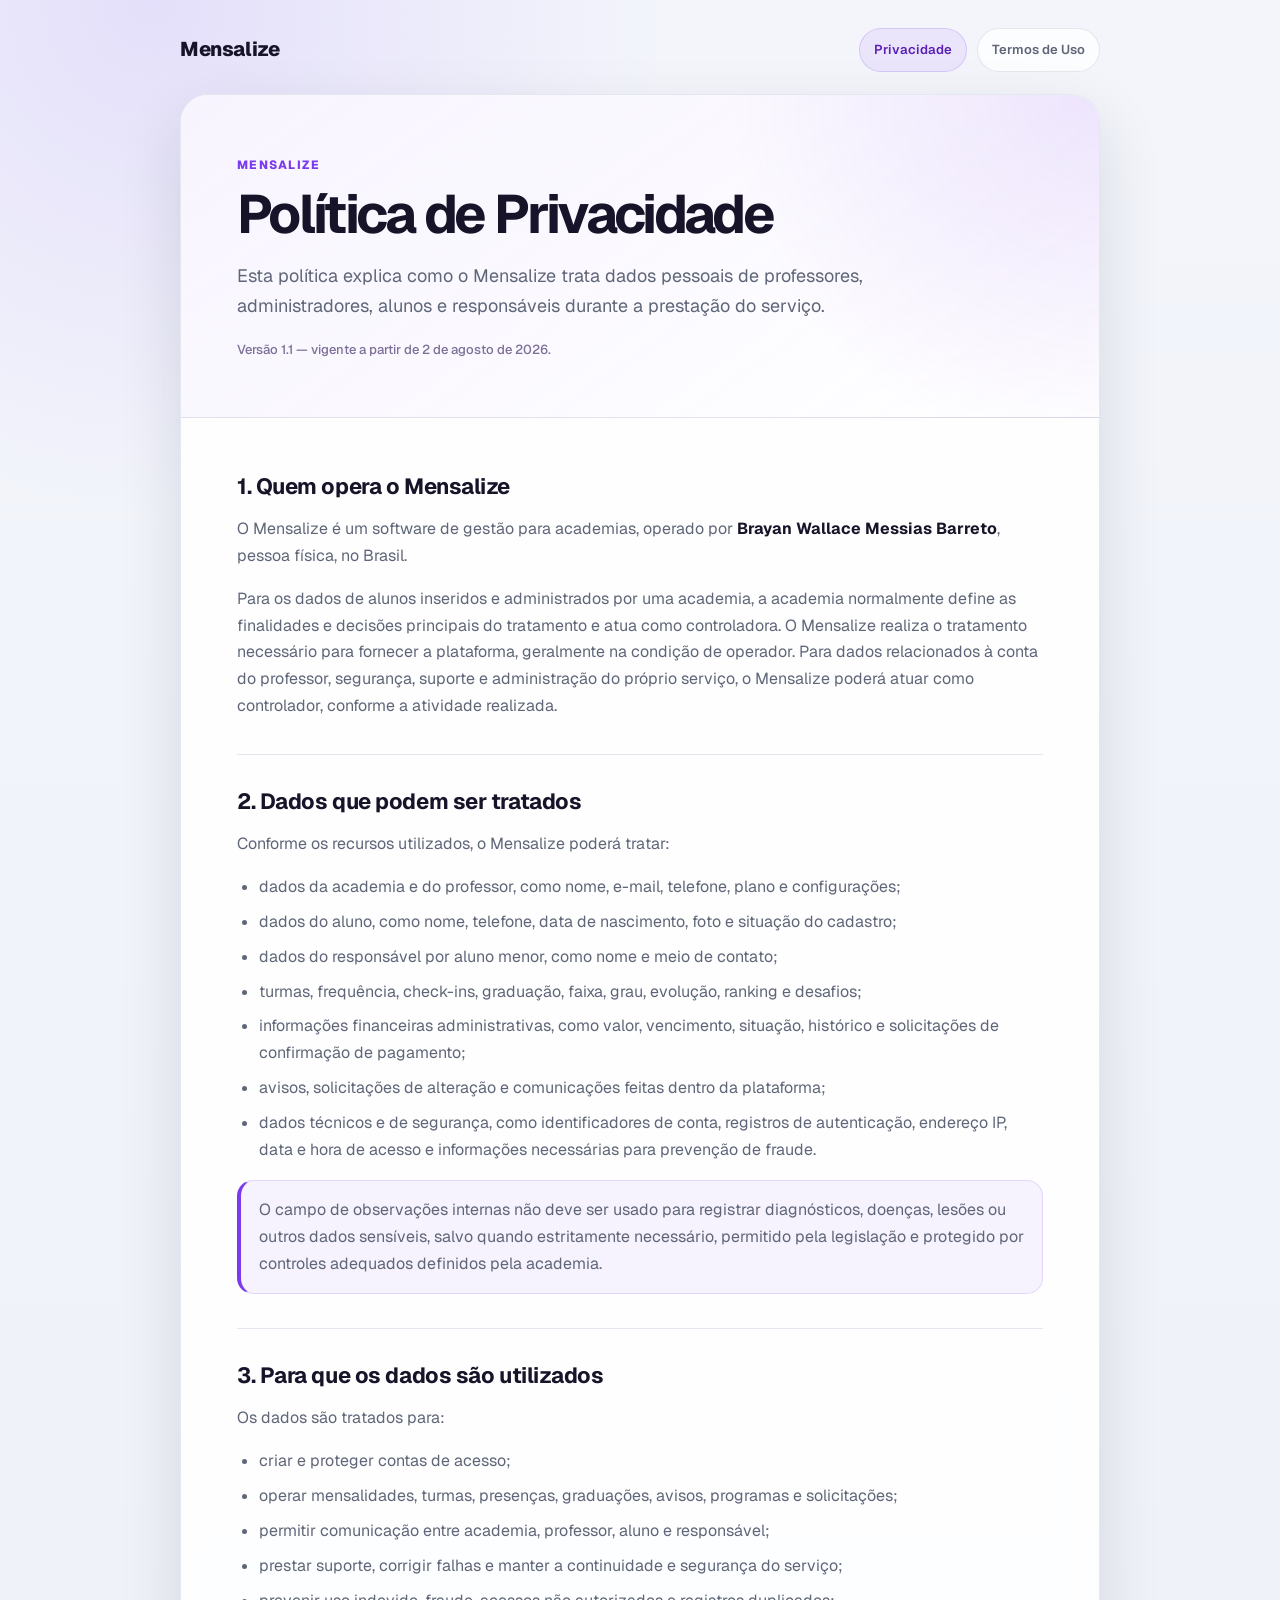
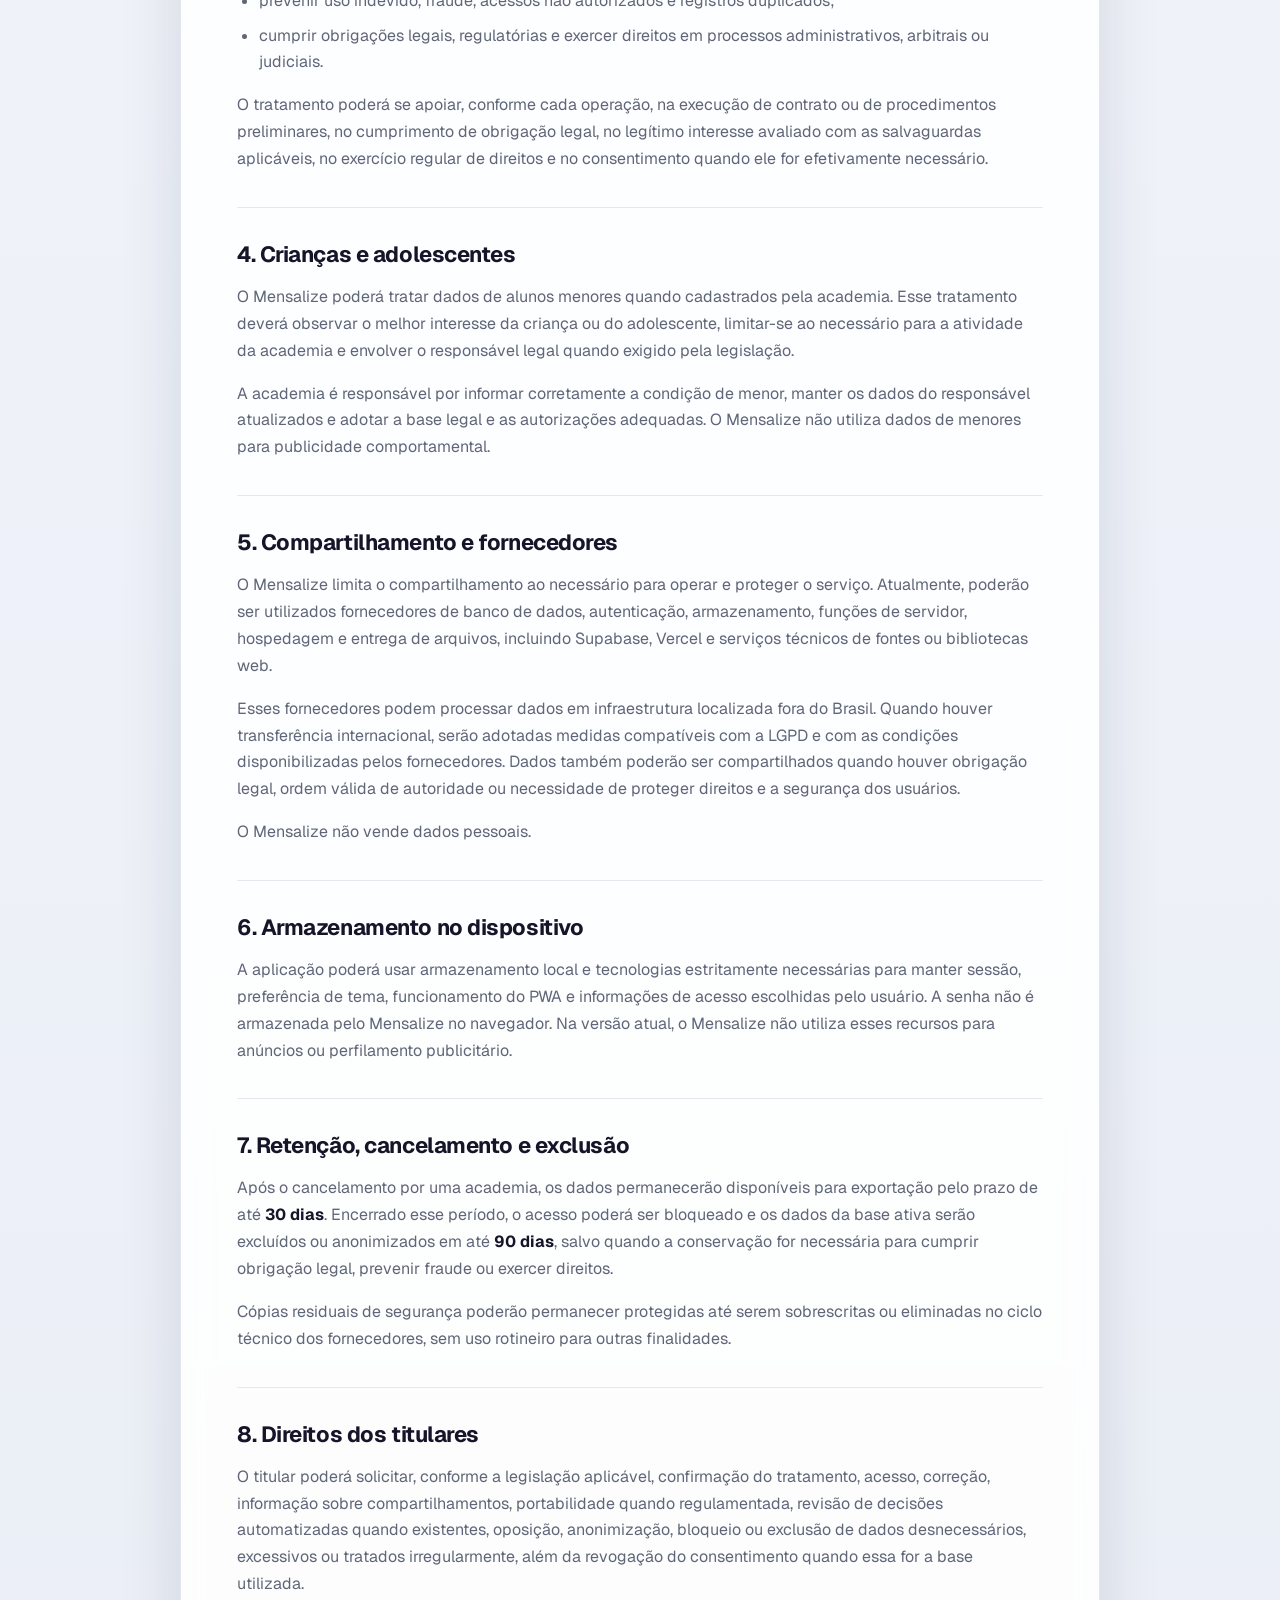
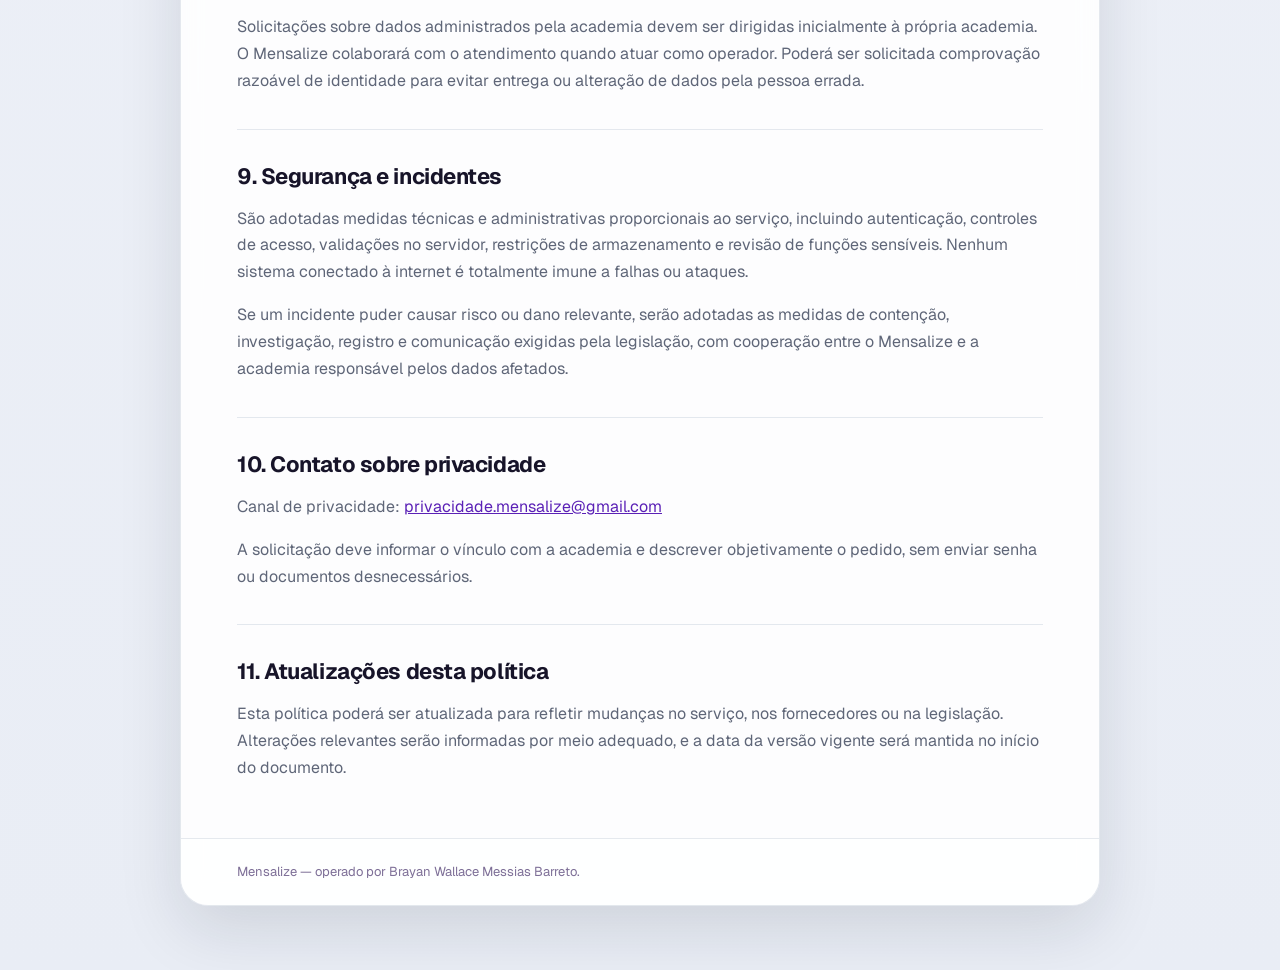
<file: privacidade.html>
<!DOCTYPE html>
<html lang="pt-BR">
<head>
  <meta charset="UTF-8">
  <meta name="viewport" content="width=device-width, initial-scale=1.0">
  <title>Política de Privacidade | Mensalize</title>
  <link rel="preconnect" href="https://fonts.googleapis.com">
  <link rel="preconnect" href="https://fonts.gstatic.com" crossorigin>
  <link href="https://fonts.googleapis.com/css2?family=Geist:wght@400;500;600;700&display=swap" rel="stylesheet">
  <link rel="stylesheet" href="legal.css">
</head>
<body>
  <div class="legal-shell">
    <header class="legal-topbar">
      <a class="legal-brand" href="index.html">Mensalize</a>
      <nav class="legal-nav" aria-label="Documentos legais">
        <a href="privacidade.html" aria-current="page">Privacidade</a>
        <a href="termos.html">Termos de Uso</a>
      </nav>
    </header>

    <article class="legal-document">
      <header class="legal-hero">
        <span class="legal-kicker">Mensalize</span>
        <h1>Política de Privacidade</h1>
        <p class="legal-summary">
          Esta política explica como o Mensalize trata dados pessoais de professores,
          administradores, alunos e responsáveis durante a prestação do serviço.
        </p>
        <p class="legal-meta">Versão 1.1 — vigente a partir de 2 de agosto de 2026.</p>
      </header>

      <div class="legal-content">
        <section class="legal-section">
          <h2>1. Quem opera o Mensalize</h2>
          <p>
            O Mensalize é um software de gestão para academias, operado por
            <strong>Brayan Wallace Messias Barreto</strong>, pessoa física, no Brasil.
          </p>
          <p>
            Para os dados de alunos inseridos e administrados por uma academia, a academia
            normalmente define as finalidades e decisões principais do tratamento e atua como
            controladora. O Mensalize realiza o tratamento necessário para fornecer a plataforma,
            geralmente na condição de operador. Para dados relacionados à conta do professor,
            segurança, suporte e administração do próprio serviço, o Mensalize poderá atuar como
            controlador, conforme a atividade realizada.
          </p>
        </section>

        <section class="legal-section">
          <h2>2. Dados que podem ser tratados</h2>
          <p>Conforme os recursos utilizados, o Mensalize poderá tratar:</p>
          <ul>
            <li>dados da academia e do professor, como nome, e-mail, telefone, plano e configurações;</li>
            <li>dados do aluno, como nome, telefone, data de nascimento, foto e situação do cadastro;</li>
            <li>dados do responsável por aluno menor, como nome e meio de contato;</li>
            <li>turmas, frequência, check-ins, graduação, faixa, grau, evolução, ranking e desafios;</li>
            <li>informações financeiras administrativas, como valor, vencimento, situação, histórico e solicitações de confirmação de pagamento;</li>
            <li>avisos, solicitações de alteração e comunicações feitas dentro da plataforma;</li>
            <li>dados técnicos e de segurança, como identificadores de conta, registros de autenticação, endereço IP, data e hora de acesso e informações necessárias para prevenção de fraude.</li>
          </ul>
          <p class="legal-note">
            O campo de observações internas não deve ser usado para registrar diagnósticos,
            doenças, lesões ou outros dados sensíveis, salvo quando estritamente necessário,
            permitido pela legislação e protegido por controles adequados definidos pela academia.
          </p>
        </section>

        <section class="legal-section">
          <h2>3. Para que os dados são utilizados</h2>
          <p>Os dados são tratados para:</p>
          <ul>
            <li>criar e proteger contas de acesso;</li>
            <li>operar mensalidades, turmas, presenças, graduações, avisos, programas e solicitações;</li>
            <li>permitir comunicação entre academia, professor, aluno e responsável;</li>
            <li>prestar suporte, corrigir falhas e manter a continuidade e segurança do serviço;</li>
            <li>prevenir uso indevido, fraude, acessos não autorizados e registros duplicados;</li>
            <li>cumprir obrigações legais, regulatórias e exercer direitos em processos administrativos, arbitrais ou judiciais.</li>
          </ul>
          <p>
            O tratamento poderá se apoiar, conforme cada operação, na execução de contrato ou de
            procedimentos preliminares, no cumprimento de obrigação legal, no legítimo interesse
            avaliado com as salvaguardas aplicáveis, no exercício regular de direitos e no
            consentimento quando ele for efetivamente necessário.
          </p>
        </section>

        <section class="legal-section">
          <h2>4. Crianças e adolescentes</h2>
          <p>
            O Mensalize poderá tratar dados de alunos menores quando cadastrados pela academia.
            Esse tratamento deverá observar o melhor interesse da criança ou do adolescente,
            limitar-se ao necessário para a atividade da academia e envolver o responsável legal
            quando exigido pela legislação.
          </p>
          <p>
            A academia é responsável por informar corretamente a condição de menor, manter os
            dados do responsável atualizados e adotar a base legal e as autorizações adequadas.
            O Mensalize não utiliza dados de menores para publicidade comportamental.
          </p>
        </section>

        <section class="legal-section">
          <h2>5. Compartilhamento e fornecedores</h2>
          <p>
            O Mensalize limita o compartilhamento ao necessário para operar e proteger o serviço.
            Atualmente, poderão ser utilizados fornecedores de banco de dados, autenticação,
            armazenamento, funções de servidor, hospedagem e entrega de arquivos, incluindo
            Supabase, Vercel e serviços técnicos de fontes ou bibliotecas web.
          </p>
          <p>
            Esses fornecedores podem processar dados em infraestrutura localizada fora do Brasil.
            Quando houver transferência internacional, serão adotadas medidas compatíveis com a
            LGPD e com as condições disponibilizadas pelos fornecedores. Dados também poderão ser
            compartilhados quando houver obrigação legal, ordem válida de autoridade ou necessidade
            de proteger direitos e a segurança dos usuários.
          </p>
          <p>O Mensalize não vende dados pessoais.</p>
        </section>

        <section class="legal-section">
          <h2>6. Armazenamento no dispositivo</h2>
          <p>
            A aplicação poderá usar armazenamento local e tecnologias estritamente necessárias para
            manter sessão, preferência de tema, funcionamento do PWA e informações de acesso escolhidas
            pelo usuário. A senha não é armazenada pelo Mensalize no navegador. Na versão atual, o
            Mensalize não utiliza esses recursos para anúncios ou perfilamento publicitário.
          </p>
        </section>

        <section class="legal-section">
          <h2>7. Retenção, cancelamento e exclusão</h2>
          <p>
            Após o cancelamento por uma academia, os dados permanecerão disponíveis para exportação
            pelo prazo de até <strong>30 dias</strong>. Encerrado esse período, o acesso poderá ser
            bloqueado e os dados da base ativa serão excluídos ou anonimizados em até
            <strong>90 dias</strong>, salvo quando a conservação for necessária para cumprir obrigação
            legal, prevenir fraude ou exercer direitos.
          </p>
          <p>
            Cópias residuais de segurança poderão permanecer protegidas até serem sobrescritas ou
            eliminadas no ciclo técnico dos fornecedores, sem uso rotineiro para outras finalidades.
          </p>
        </section>

        <section class="legal-section">
          <h2>8. Direitos dos titulares</h2>
          <p>
            O titular poderá solicitar, conforme a legislação aplicável, confirmação do tratamento,
            acesso, correção, informação sobre compartilhamentos, portabilidade quando regulamentada,
            revisão de decisões automatizadas quando existentes, oposição, anonimização, bloqueio ou
            exclusão de dados desnecessários, excessivos ou tratados irregularmente, além da revogação
            do consentimento quando essa for a base utilizada.
          </p>
          <p>
            Solicitações sobre dados administrados pela academia devem ser dirigidas inicialmente à
            própria academia. O Mensalize colaborará com o atendimento quando atuar como operador.
            Poderá ser solicitada comprovação razoável de identidade para evitar entrega ou alteração
            de dados pela pessoa errada.
          </p>
        </section>

        <section class="legal-section">
          <h2>9. Segurança e incidentes</h2>
          <p>
            São adotadas medidas técnicas e administrativas proporcionais ao serviço, incluindo
            autenticação, controles de acesso, validações no servidor, restrições de armazenamento e
            revisão de funções sensíveis. Nenhum sistema conectado à internet é totalmente imune a
            falhas ou ataques.
          </p>
          <p>
            Se um incidente puder causar risco ou dano relevante, serão adotadas as medidas de
            contenção, investigação, registro e comunicação exigidas pela legislação, com cooperação
            entre o Mensalize e a academia responsável pelos dados afetados.
          </p>
        </section>

        <section class="legal-section">
          <h2>10. Contato sobre privacidade</h2>
          <p>
            Canal de privacidade:
            <a href="mailto:privacidade.mensalize@gmail.com">privacidade.mensalize@gmail.com</a>
          </p>
          <p>
            A solicitação deve informar o vínculo com a academia e descrever objetivamente o pedido,
            sem enviar senha ou documentos desnecessários.
          </p>
        </section>

        <section class="legal-section">
          <h2>11. Atualizações desta política</h2>
          <p>
            Esta política poderá ser atualizada para refletir mudanças no serviço, nos fornecedores
            ou na legislação. Alterações relevantes serão informadas por meio adequado, e a data da
            versão vigente será mantida no início do documento.
          </p>
        </section>
      </div>

      <footer class="legal-footer">
        Mensalize — operado por Brayan Wallace Messias Barreto.
      </footer>
    </article>
  </div>
</body>
</html>
</file>
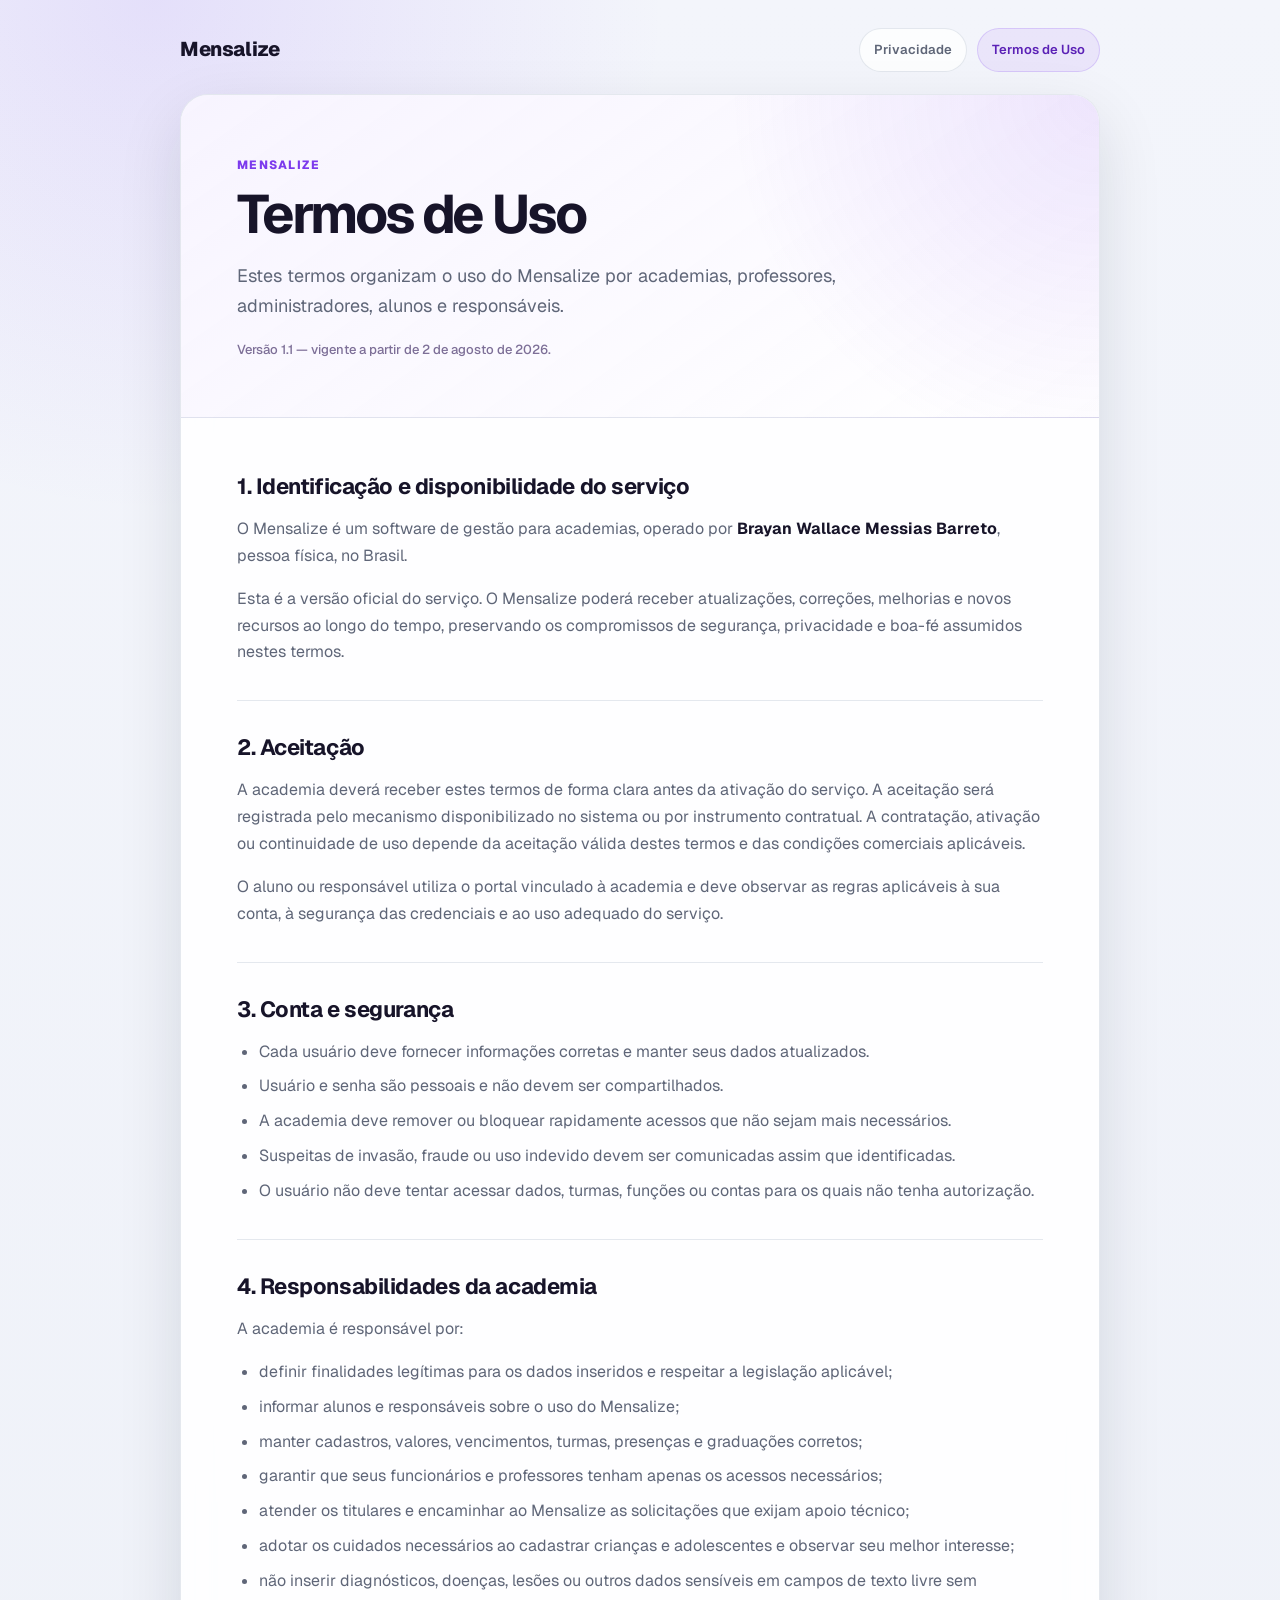
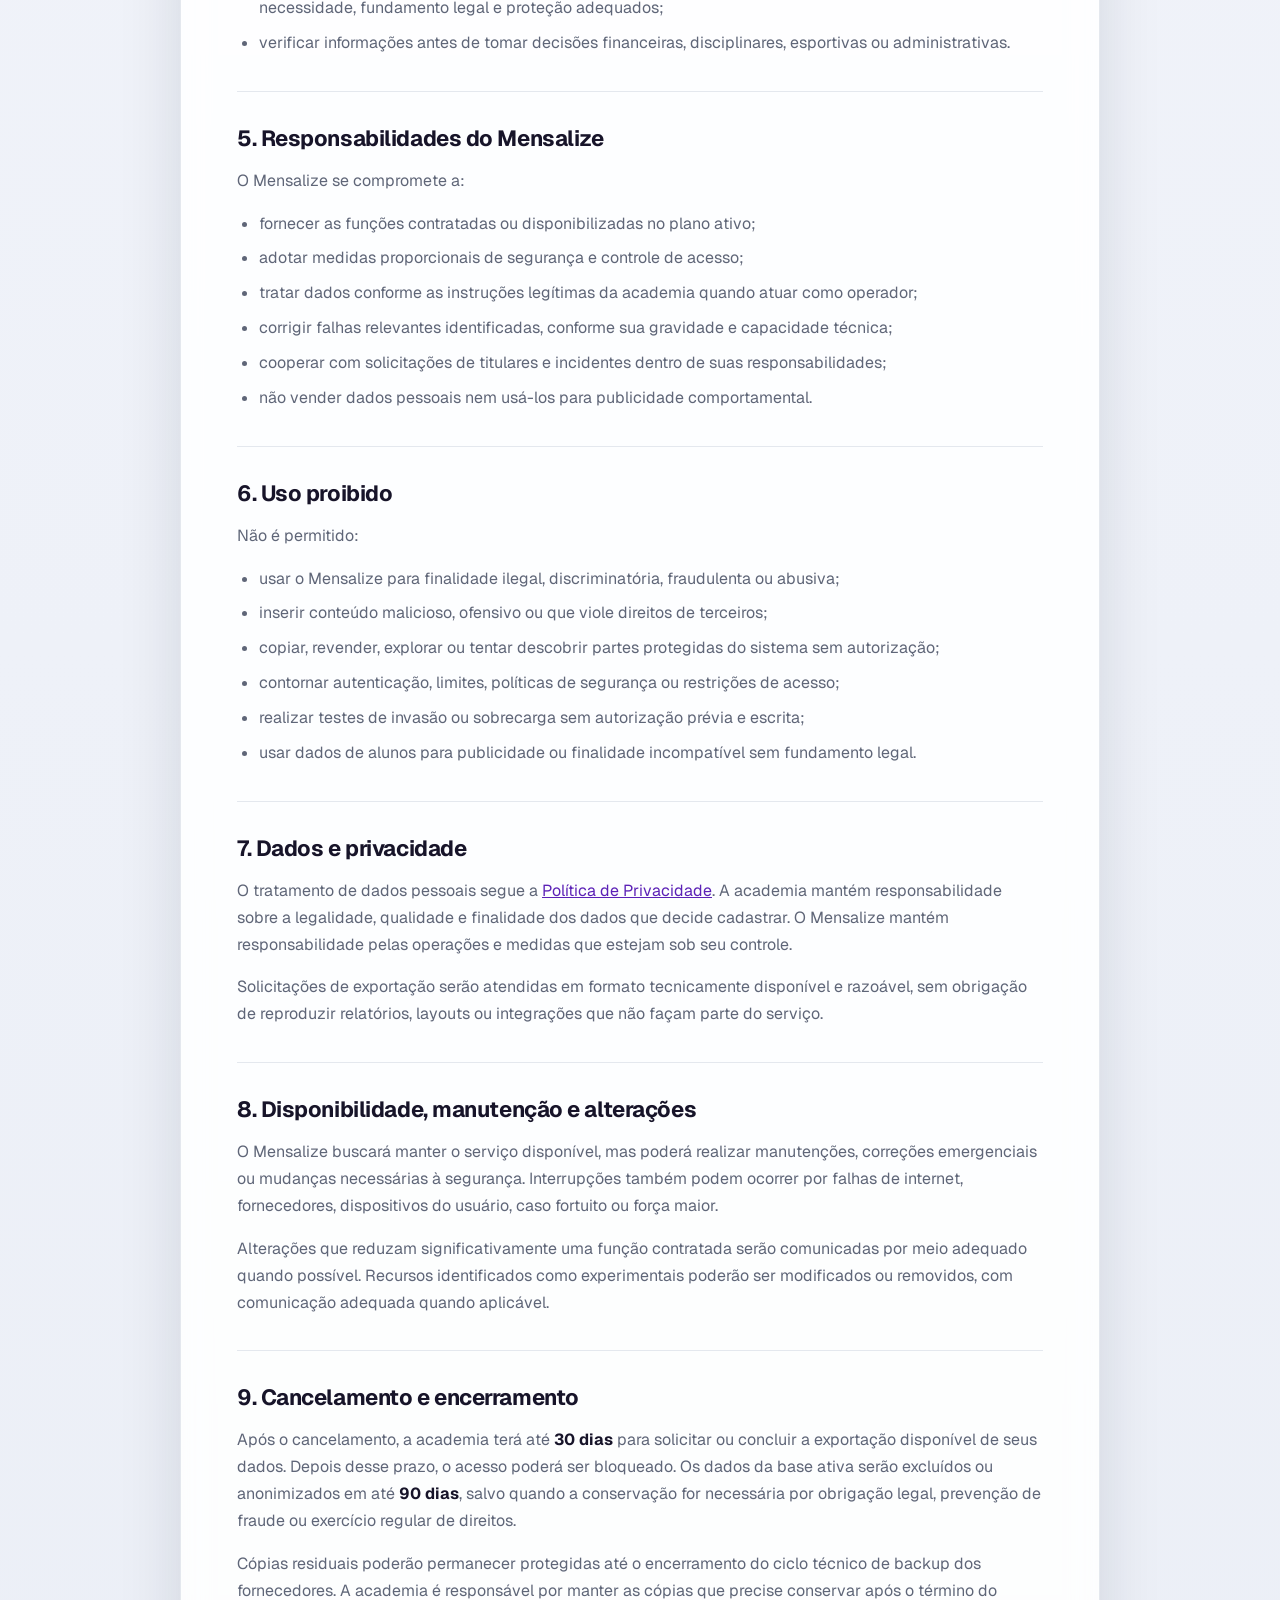
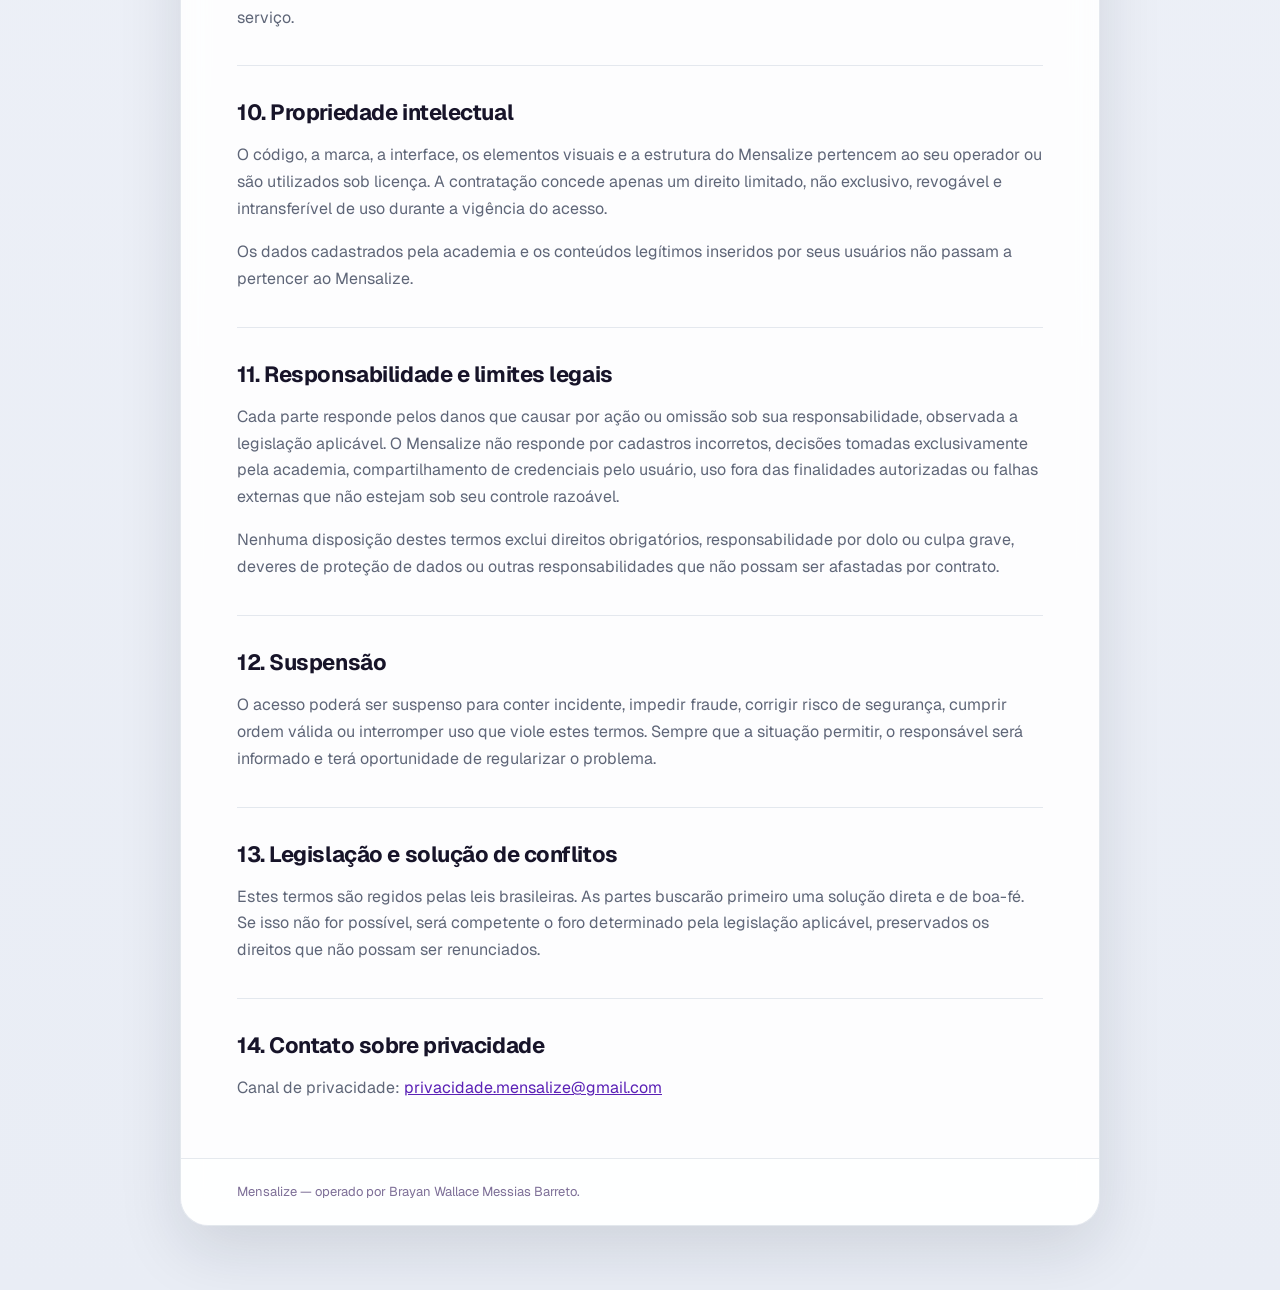
<file: termos.html>
<!DOCTYPE html>
<html lang="pt-BR">
<head>
  <meta charset="UTF-8">
  <meta name="viewport" content="width=device-width, initial-scale=1.0">
  <title>Termos de Uso | Mensalize</title>
  <link rel="preconnect" href="https://fonts.googleapis.com">
  <link rel="preconnect" href="https://fonts.gstatic.com" crossorigin>
  <link href="https://fonts.googleapis.com/css2?family=Geist:wght@400;500;600;700&display=swap" rel="stylesheet">
  <link rel="stylesheet" href="legal.css">
</head>
<body>
  <div class="legal-shell">
    <header class="legal-topbar">
      <a class="legal-brand" href="index.html">Mensalize</a>
      <nav class="legal-nav" aria-label="Documentos legais">
        <a href="privacidade.html">Privacidade</a>
        <a href="termos.html" aria-current="page">Termos de Uso</a>
      </nav>
    </header>

    <article class="legal-document">
      <header class="legal-hero">
        <span class="legal-kicker">Mensalize</span>
        <h1>Termos de Uso</h1>
        <p class="legal-summary">
          Estes termos organizam o uso do Mensalize por academias, professores,
          administradores, alunos e responsáveis.
        </p>
        <p class="legal-meta">Versão 1.1 — vigente a partir de 2 de agosto de 2026.</p>
      </header>

      <div class="legal-content">
        <section class="legal-section">
          <h2>1. Identificação e disponibilidade do serviço</h2>
          <p>
            O Mensalize é um software de gestão para academias, operado por
            <strong>Brayan Wallace Messias Barreto</strong>, pessoa física, no Brasil.
          </p>
          <p>
            Esta é a versão oficial do serviço. O Mensalize poderá receber atualizações,
            correções, melhorias e novos recursos ao longo do tempo, preservando os compromissos
            de segurança, privacidade e boa-fé assumidos nestes termos.
          </p>
        </section>

        <section class="legal-section">
          <h2>2. Aceitação</h2>
          <p>
            A academia deverá receber estes termos de forma clara antes da ativação do serviço. A
            aceitação será registrada pelo mecanismo disponibilizado no sistema ou por instrumento
            contratual. A contratação, ativação ou continuidade de uso depende da aceitação válida
            destes termos e das condições comerciais aplicáveis.
          </p>
          <p>
            O aluno ou responsável utiliza o portal vinculado à academia e deve observar as regras
            aplicáveis à sua conta, à segurança das credenciais e ao uso adequado do serviço.
          </p>
        </section>

        <section class="legal-section">
          <h2>3. Conta e segurança</h2>
          <ul>
            <li>Cada usuário deve fornecer informações corretas e manter seus dados atualizados.</li>
            <li>Usuário e senha são pessoais e não devem ser compartilhados.</li>
            <li>A academia deve remover ou bloquear rapidamente acessos que não sejam mais necessários.</li>
            <li>Suspeitas de invasão, fraude ou uso indevido devem ser comunicadas assim que identificadas.</li>
            <li>O usuário não deve tentar acessar dados, turmas, funções ou contas para os quais não tenha autorização.</li>
          </ul>
        </section>

        <section class="legal-section">
          <h2>4. Responsabilidades da academia</h2>
          <p>A academia é responsável por:</p>
          <ul>
            <li>definir finalidades legítimas para os dados inseridos e respeitar a legislação aplicável;</li>
            <li>informar alunos e responsáveis sobre o uso do Mensalize;</li>
            <li>manter cadastros, valores, vencimentos, turmas, presenças e graduações corretos;</li>
            <li>garantir que seus funcionários e professores tenham apenas os acessos necessários;</li>
            <li>atender os titulares e encaminhar ao Mensalize as solicitações que exijam apoio técnico;</li>
            <li>adotar os cuidados necessários ao cadastrar crianças e adolescentes e observar seu melhor interesse;</li>
            <li>não inserir diagnósticos, doenças, lesões ou outros dados sensíveis em campos de texto livre sem necessidade, fundamento legal e proteção adequados;</li>
            <li>verificar informações antes de tomar decisões financeiras, disciplinares, esportivas ou administrativas.</li>
          </ul>
        </section>

        <section class="legal-section">
          <h2>5. Responsabilidades do Mensalize</h2>
          <p>O Mensalize se compromete a:</p>
          <ul>
            <li>fornecer as funções contratadas ou disponibilizadas no plano ativo;</li>
            <li>adotar medidas proporcionais de segurança e controle de acesso;</li>
            <li>tratar dados conforme as instruções legítimas da academia quando atuar como operador;</li>
            <li>corrigir falhas relevantes identificadas, conforme sua gravidade e capacidade técnica;</li>
            <li>cooperar com solicitações de titulares e incidentes dentro de suas responsabilidades;</li>
            <li>não vender dados pessoais nem usá-los para publicidade comportamental.</li>
          </ul>
        </section>

        <section class="legal-section">
          <h2>6. Uso proibido</h2>
          <p>Não é permitido:</p>
          <ul>
            <li>usar o Mensalize para finalidade ilegal, discriminatória, fraudulenta ou abusiva;</li>
            <li>inserir conteúdo malicioso, ofensivo ou que viole direitos de terceiros;</li>
            <li>copiar, revender, explorar ou tentar descobrir partes protegidas do sistema sem autorização;</li>
            <li>contornar autenticação, limites, políticas de segurança ou restrições de acesso;</li>
            <li>realizar testes de invasão ou sobrecarga sem autorização prévia e escrita;</li>
            <li>usar dados de alunos para publicidade ou finalidade incompatível sem fundamento legal.</li>
          </ul>
        </section>

        <section class="legal-section">
          <h2>7. Dados e privacidade</h2>
          <p>
            O tratamento de dados pessoais segue a <a href="privacidade.html">Política de Privacidade</a>.
            A academia mantém responsabilidade sobre a legalidade, qualidade e finalidade dos dados
            que decide cadastrar. O Mensalize mantém responsabilidade pelas operações e medidas que
            estejam sob seu controle.
          </p>
          <p>
            Solicitações de exportação serão atendidas em formato tecnicamente disponível e razoável,
            sem obrigação de reproduzir relatórios, layouts ou integrações que não façam parte do serviço.
          </p>
        </section>

        <section class="legal-section">
          <h2>8. Disponibilidade, manutenção e alterações</h2>
          <p>
            O Mensalize buscará manter o serviço disponível, mas poderá realizar manutenções, correções
            emergenciais ou mudanças necessárias à segurança. Interrupções também podem ocorrer por
            falhas de internet, fornecedores, dispositivos do usuário, caso fortuito ou força maior.
          </p>
          <p>
            Alterações que reduzam significativamente uma função contratada serão comunicadas por meio
            adequado quando possível. Recursos identificados como experimentais poderão ser modificados
            ou removidos, com comunicação adequada quando aplicável.
          </p>
        </section>

        <section class="legal-section">
          <h2>9. Cancelamento e encerramento</h2>
          <p>
            Após o cancelamento, a academia terá até <strong>30 dias</strong> para solicitar ou concluir
            a exportação disponível de seus dados. Depois desse prazo, o acesso poderá ser bloqueado.
            Os dados da base ativa serão excluídos ou anonimizados em até <strong>90 dias</strong>, salvo
            quando a conservação for necessária por obrigação legal, prevenção de fraude ou exercício
            regular de direitos.
          </p>
          <p>
            Cópias residuais poderão permanecer protegidas até o encerramento do ciclo técnico de backup
            dos fornecedores. A academia é responsável por manter as cópias que precise conservar após o
            término do serviço.
          </p>
        </section>

        <section class="legal-section">
          <h2>10. Propriedade intelectual</h2>
          <p>
            O código, a marca, a interface, os elementos visuais e a estrutura do Mensalize pertencem ao
            seu operador ou são utilizados sob licença. A contratação concede apenas um direito limitado,
            não exclusivo, revogável e intransferível de uso durante a vigência do acesso.
          </p>
          <p>
            Os dados cadastrados pela academia e os conteúdos legítimos inseridos por seus usuários não
            passam a pertencer ao Mensalize.
          </p>
        </section>

        <section class="legal-section">
          <h2>11. Responsabilidade e limites legais</h2>
          <p>
            Cada parte responde pelos danos que causar por ação ou omissão sob sua responsabilidade,
            observada a legislação aplicável. O Mensalize não responde por cadastros incorretos, decisões
            tomadas exclusivamente pela academia, compartilhamento de credenciais pelo usuário, uso fora
            das finalidades autorizadas ou falhas externas que não estejam sob seu controle razoável.
          </p>
          <p>
            Nenhuma disposição destes termos exclui direitos obrigatórios, responsabilidade por dolo ou
            culpa grave, deveres de proteção de dados ou outras responsabilidades que não possam ser
            afastadas por contrato.
          </p>
        </section>

        <section class="legal-section">
          <h2>12. Suspensão</h2>
          <p>
            O acesso poderá ser suspenso para conter incidente, impedir fraude, corrigir risco de segurança,
            cumprir ordem válida ou interromper uso que viole estes termos. Sempre que a situação permitir,
            o responsável será informado e terá oportunidade de regularizar o problema.
          </p>
        </section>

        <section class="legal-section">
          <h2>13. Legislação e solução de conflitos</h2>
          <p>
            Estes termos são regidos pelas leis brasileiras. As partes buscarão primeiro uma solução direta
            e de boa-fé. Se isso não for possível, será competente o foro determinado pela legislação
            aplicável, preservados os direitos que não possam ser renunciados.
          </p>
        </section>

        <section class="legal-section">
          <h2>14. Contato sobre privacidade</h2>
          <p>
            Canal de privacidade:
            <a href="mailto:privacidade.mensalize@gmail.com">privacidade.mensalize@gmail.com</a>
          </p>
        </section>
      </div>

      <footer class="legal-footer">
        Mensalize — operado por Brayan Wallace Messias Barreto.
      </footer>
    </article>
  </div>
</body>
</html>
</file>
<file: theme.css>
/* ================================================================
   MENSALIZE — ENTERPRISE THEME TOKENS
   Fase C0 · Visual SaaS premium
   Claro fixo, superfícies sólidas, contraste alto e escala consistente.
================================================================ */
:root {
  /* Brand */
  --cor-roxo: #7c3aed;
  --cor-roxo-hover: #6d28d9;
  --cor-roxo-claro: #7c3aed;
  --cor-roxo-bg: rgba(124, 58, 237, 0.09);
  --cor-roxo-borda: rgba(124, 58, 237, 0.22);
  --cor-ciano: #0891b2;
  --cor-ciano-bg: rgba(8, 145, 178, 0.09);

  /* Semantic */
  --verde: #046c4f;
  --verde-bg: rgba(5, 150, 105, 0.09);
  --verde-borda: rgba(5, 150, 105, 0.22);
  --amarelo: #92400e;
  --amarelo-bg: rgba(217, 119, 6, 0.09);
  --amarelo-borda: rgba(217, 119, 6, 0.22);
  --vermelho: #b91c1c;
  --vermelho-bg: rgba(220, 38, 38, 0.08);
  --vermelho-borda: rgba(220, 38, 38, 0.20);
  --azul: #2563eb;
  --azul-bg: rgba(37, 99, 235, 0.08);
  --azul-borda: rgba(37, 99, 235, 0.20);

  /* Surfaces */
  --bg-base: #dfe2ea;
  --bg-nivel-1: #eef0f4;
  --bg-nivel-2: #e7e8ee;
  --bg-nivel-3: #dcdee7;
  --bg-input: #e9eaf0;
  --bg-hover: #dde0e8;

  /* Navegação clara premium */
  --sidebar-bg: #ececf2;
  --sidebar-bg-deep: #e2e4eb;
  --sidebar-hover: rgba(124, 58, 237, 0.075);
  --sidebar-text: #211a31;
  --sidebar-muted: #596274;

  /* Borders and text */
  --borda: #c5c9d4;
  --borda-hover: #a78bfa;
  --texto-primario: #1f182e;
  --texto-secundario: #4a5365;
  --texto-terciario: #5d6678;

  /* Radius */
  --raio-sm: 6px;
  --raio-md: 8px;
  --raio-lg: 12px;
  --raio-xl: 16px;
  --raio-pill: 999px;

  /* Type */
  --fonte: 'Geist', 'DM Sans', Inter, system-ui, -apple-system, BlinkMacSystemFont, 'Segoe UI', sans-serif;
  --tipo-xs: 12px;
  --tipo-sm: 13px;
  --tipo-base: 14px;
  --tipo-md: 16px;
  --tipo-lg: 22px;

  /* Spacing */
  --space-1: 4px;
  --space-2: 8px;
  --space-3: 12px;
  --space-4: 16px;
  --space-5: 20px;
  --space-6: 24px;
  --space-8: 32px;
  --space-10: 40px;
  --space-12: 48px;

  /* Effects */
  --trans: 180ms cubic-bezier(0.2, 0.8, 0.2, 1);
  --motion-fast: 160ms;
  --motion-base: 360ms;
  --motion-slow: 700ms;
  --ease-out: cubic-bezier(0.22, 1, 0.36, 1);
  --ease-spring: cubic-bezier(0.34, 1.35, 0.64, 1);
  --sombra-sm: 0 8px 24px rgba(30, 41, 59, 0.06);
  --sombra-md: 0 16px 42px rgba(30, 41, 59, 0.09);
  --sombra-lg: 0 28px 72px rgba(30, 41, 59, 0.14);
  --sombra-roxo: 0 14px 36px rgba(124, 58, 237, 0.18);

  /* Shared professional components */
  --mensalize-card-radius-pro: 24px;
  --mensalize-card-border-pro: #c5c9d4;
  --mensalize-card-bg-pro: #eef0f4;
  --mensalize-soft-bg-pro: #e3e5ec;
  --mensalize-soft-bg-hover-pro: #d9dce5;
  --mensalize-focus-pro: rgba(124, 58, 237, 0.34);

  /* Safe areas */
  --safe-top: env(safe-area-inset-top, 0px);
  --safe-bottom: env(safe-area-inset-bottom, 0px);
  --safe-left: env(safe-area-inset-left, 0px);
  --safe-right: env(safe-area-inset-right, 0px);
}
</file>
